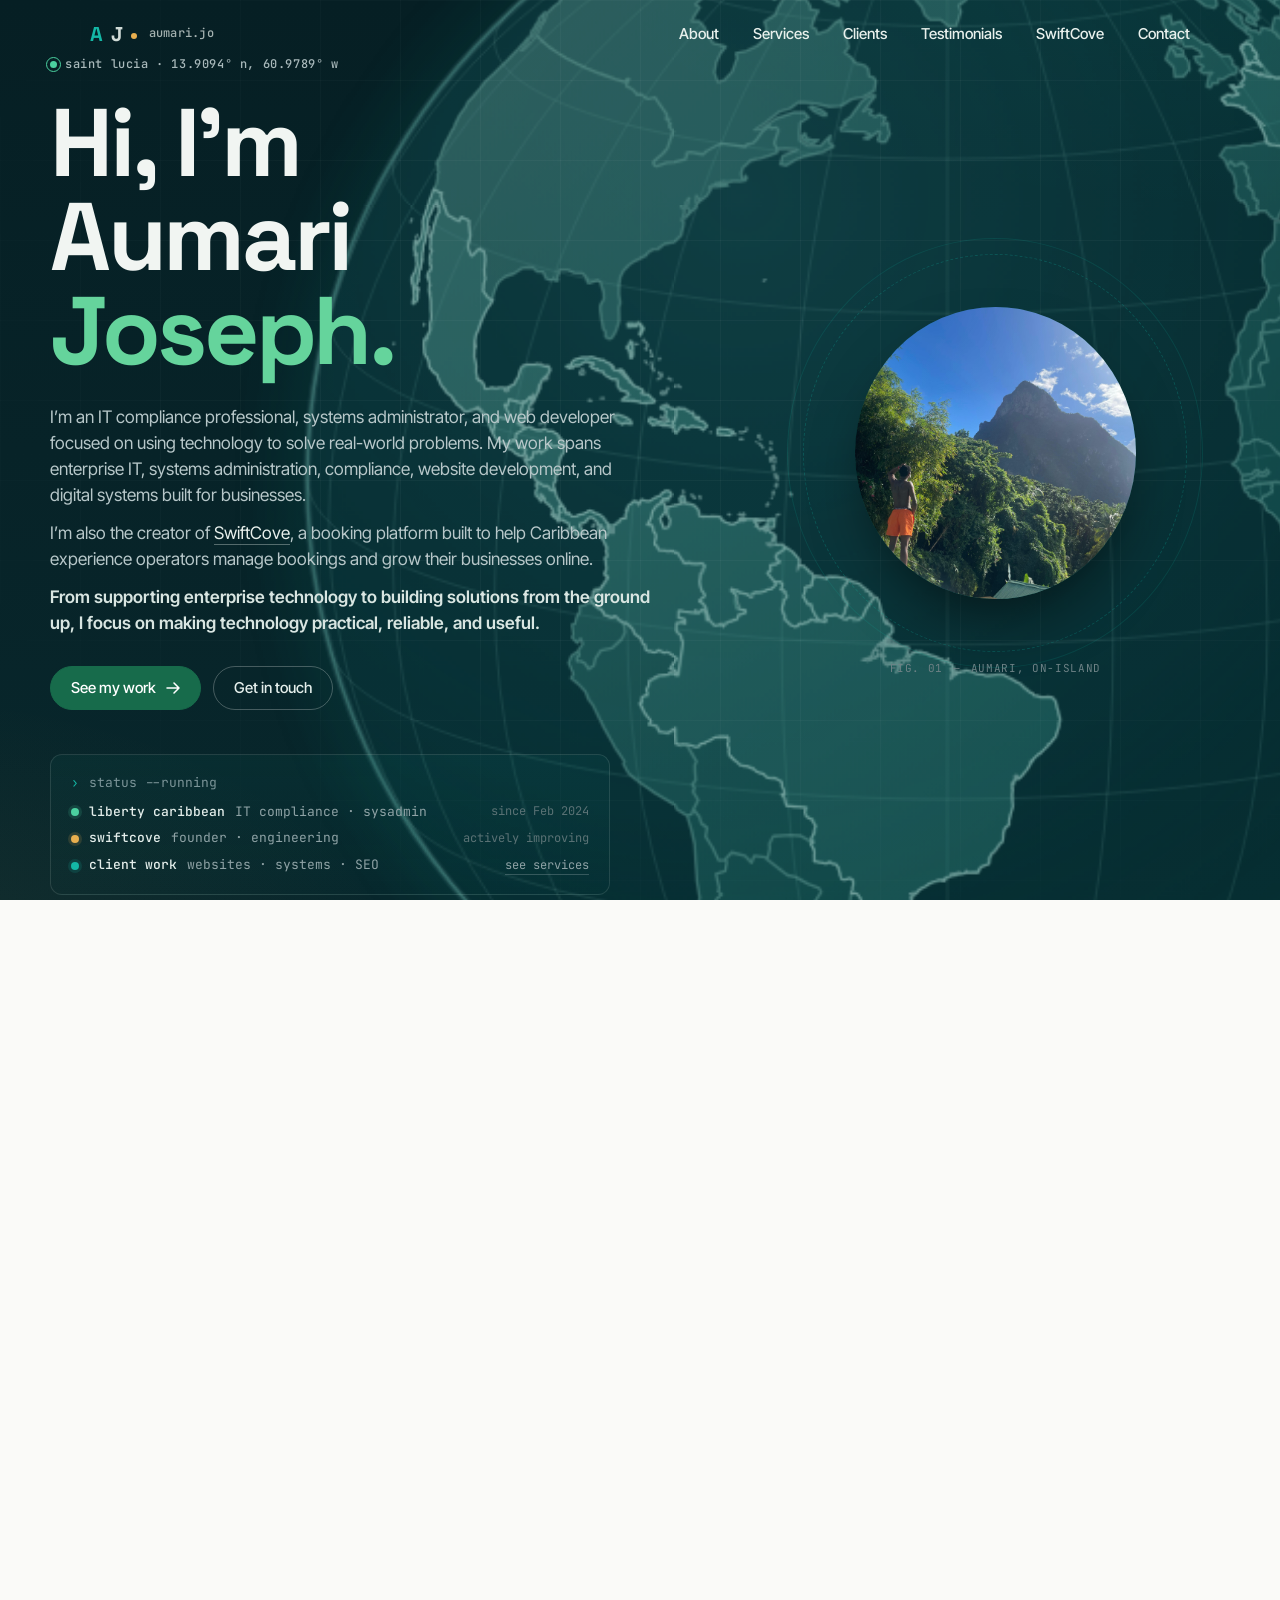
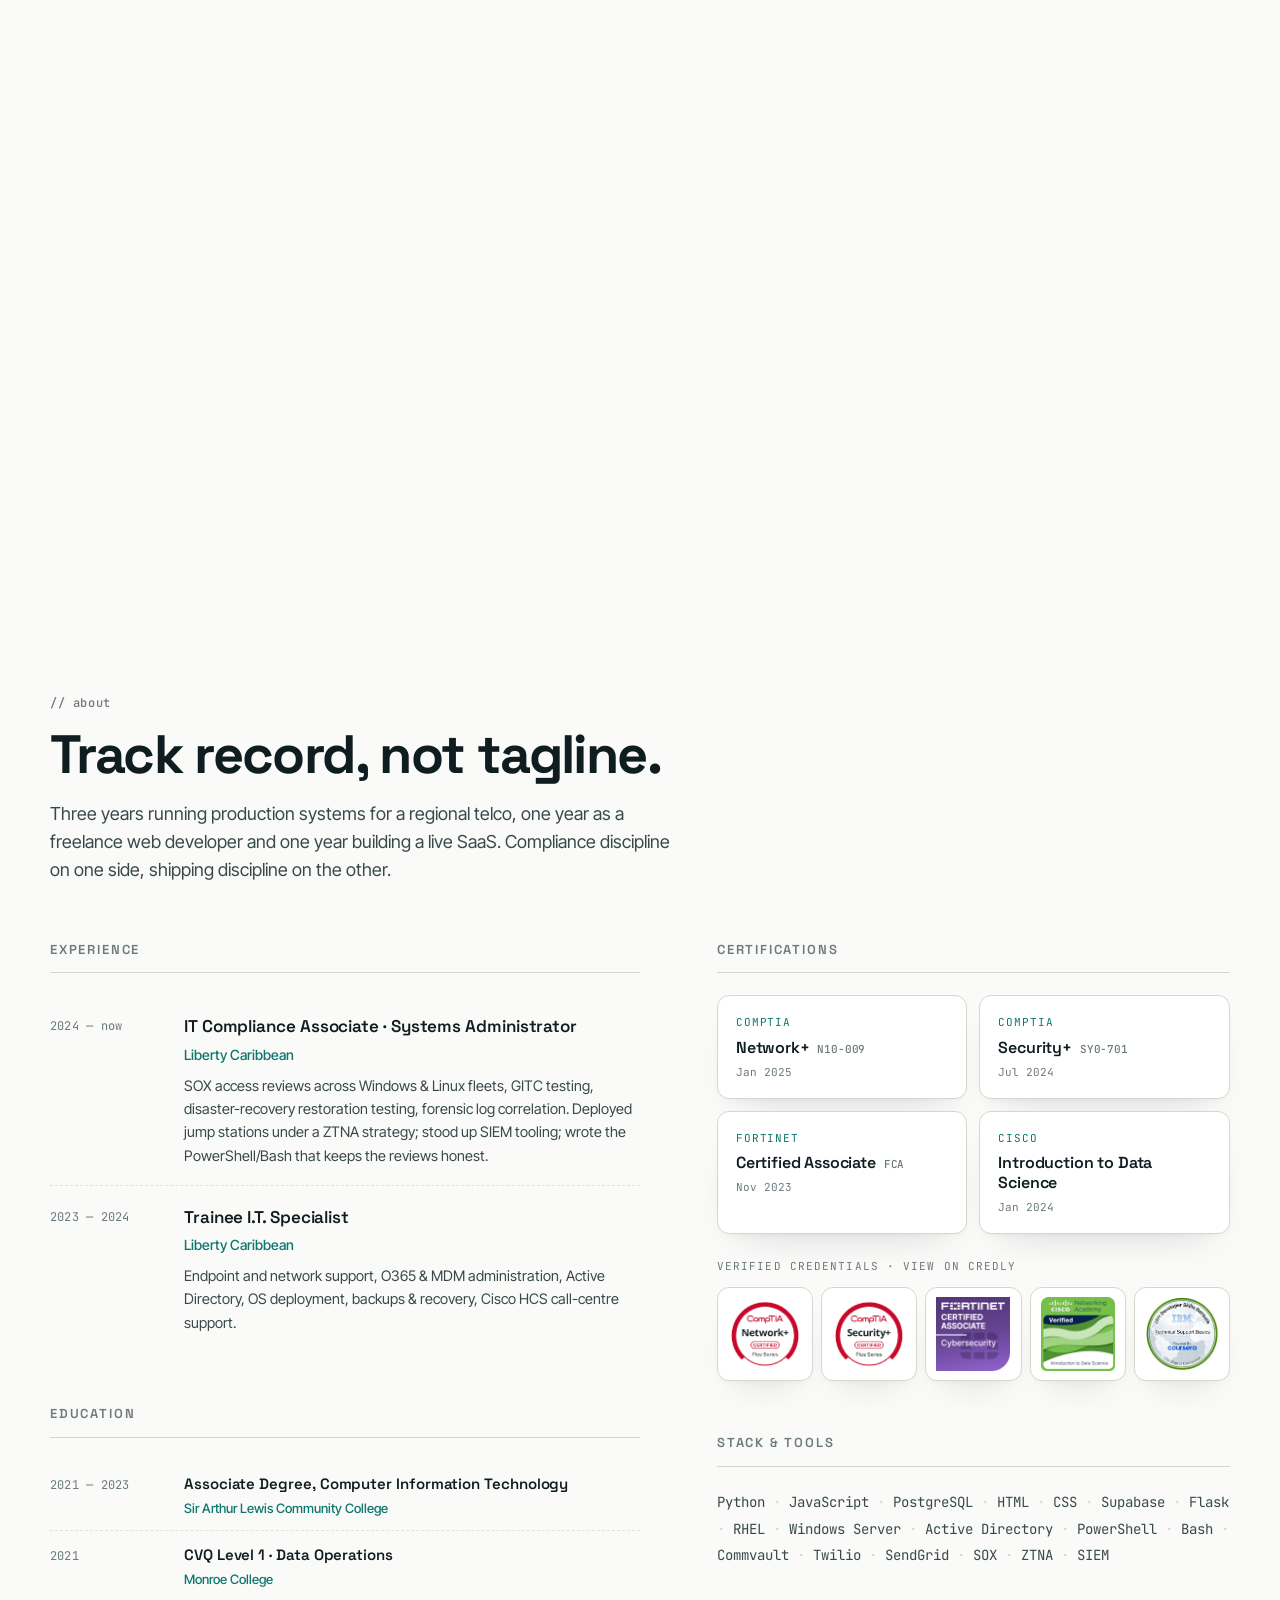
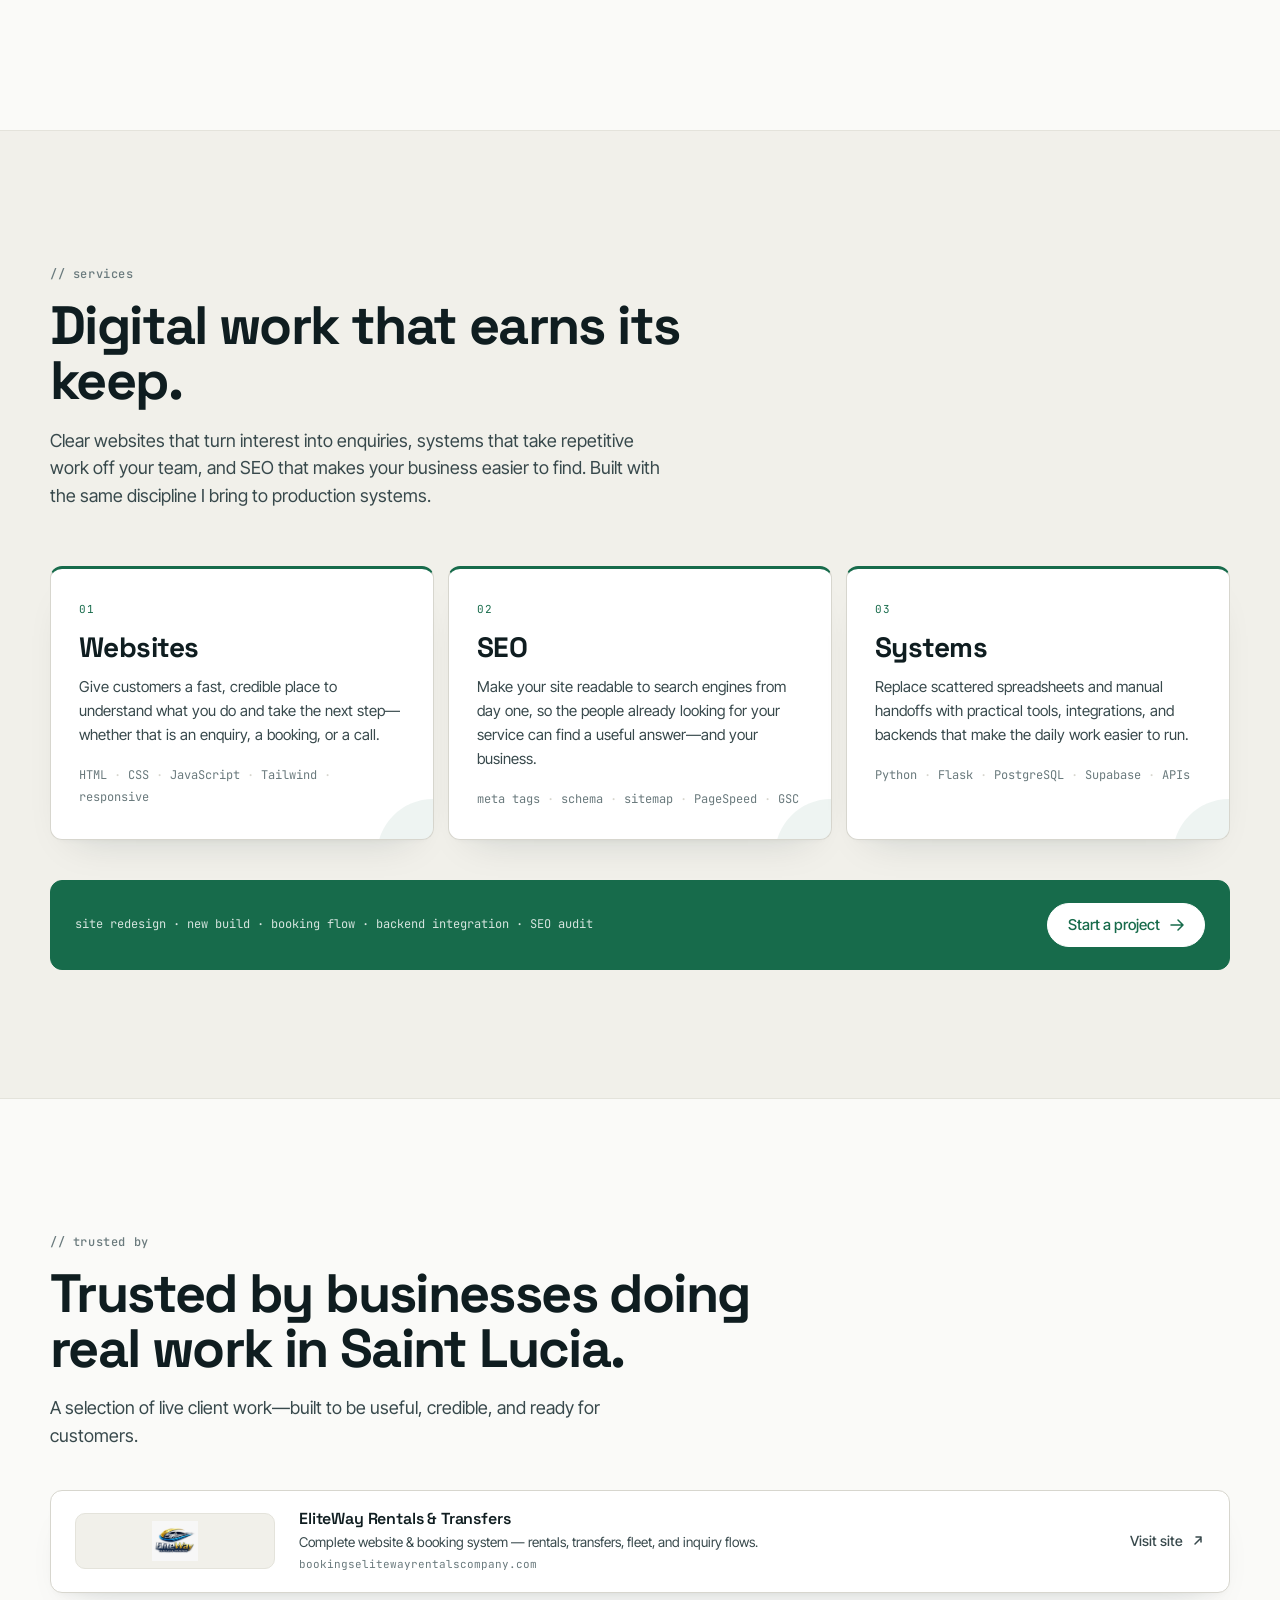
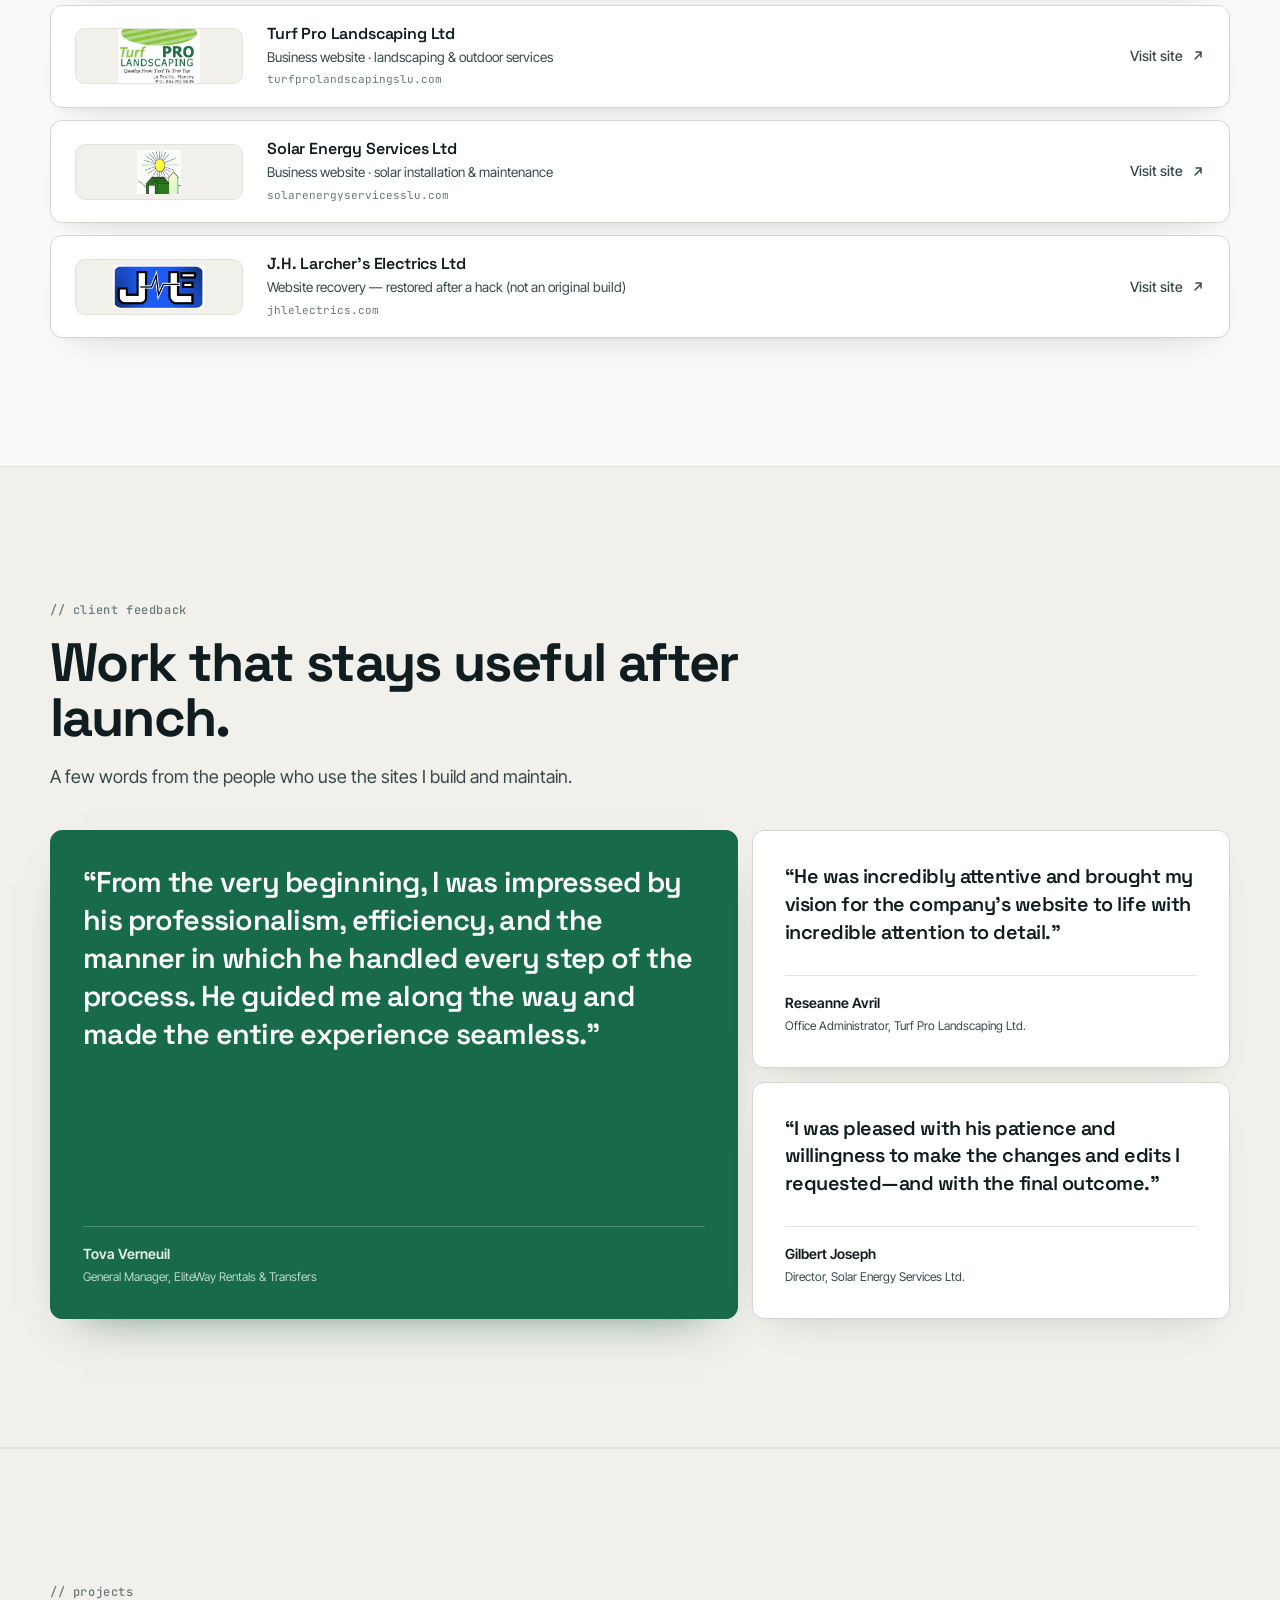
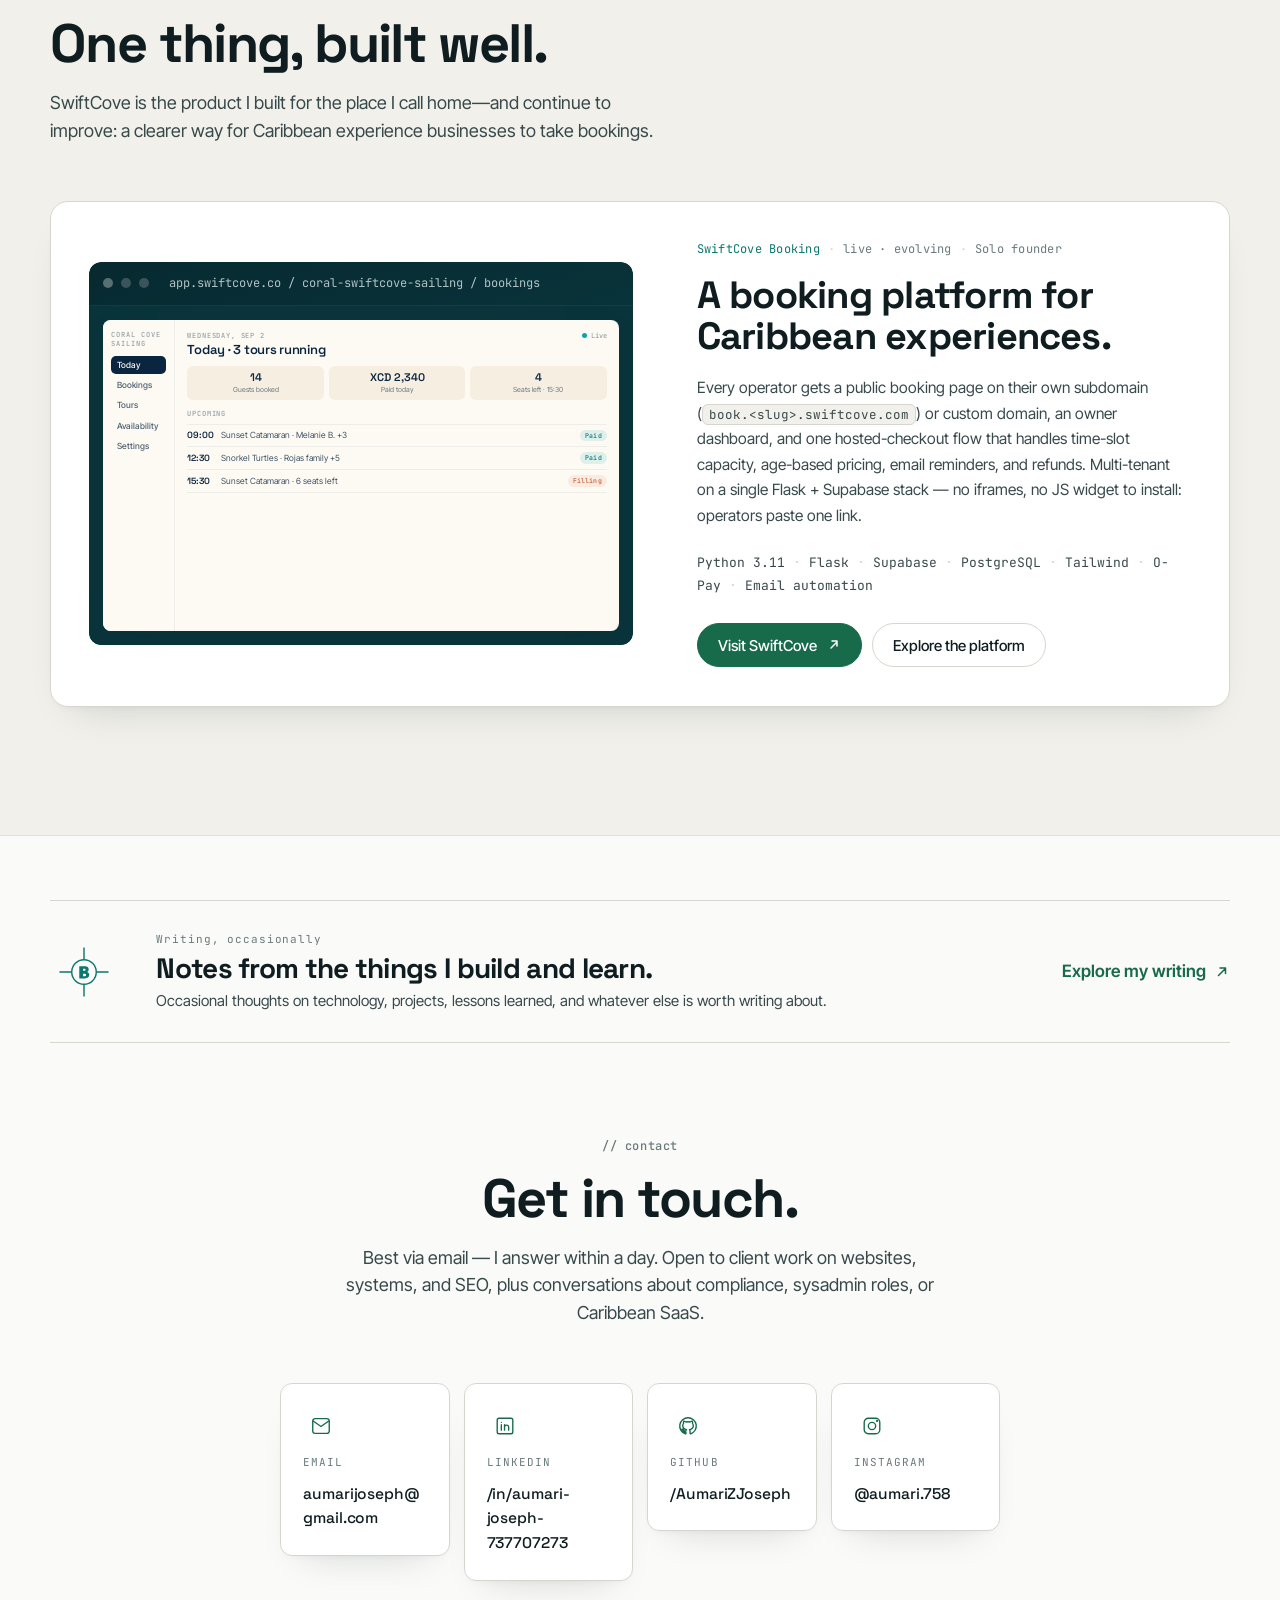
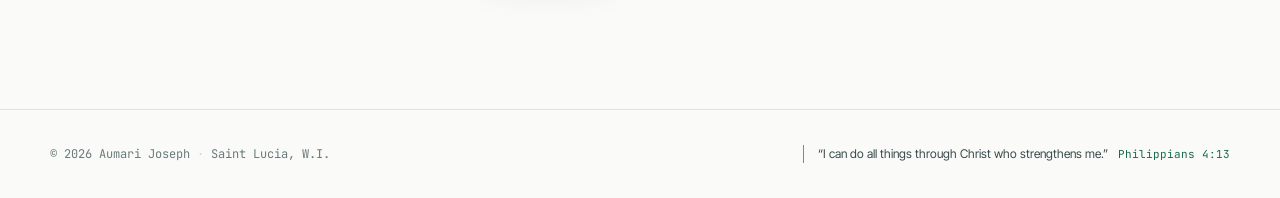
<file: index.html>
<!doctype html>
<html lang="en">
<head>
  <meta charset="utf-8" />
  <meta name="viewport" content="width=device-width, initial-scale=1" />
  <title>Aumari Joseph | IT Compliance, Systems &amp; Web Development</title>
  <meta name="description" content="Saint Lucian IT compliance professional, systems administrator, and web developer building reliable websites, business systems, and SwiftCove." />
  <meta name="robots" content="index, follow, max-image-preview:large, max-snippet:-1, max-video-preview:-1" />
  <meta name="theme-color" content="#176B4B" />
  <link rel="canonical" href="https://aumarijoseph.com/" />
  <link rel="icon" type="image/jpeg" href="hero1.jpeg" />
  <link rel="apple-touch-icon" href="hero1.jpeg" />

  <!-- Google tag (gtag.js) -->
  <script async src="https://www.googletagmanager.com/gtag/js?id=G-MX1D9GPL7X"></script>
  <script>
    window.dataLayer = window.dataLayer || [];
    function gtag(){dataLayer.push(arguments);}
    gtag('js', new Date());
    gtag('config', 'G-MX1D9GPL7X');
  </script>

  <meta property="og:type" content="website" />
  <meta property="og:url" content="https://aumarijoseph.com/" />
  <meta property="og:site_name" content="Aumari Joseph" />
  <meta property="og:title" content="Aumari Joseph | IT Compliance, Systems &amp; Web Development" />
  <meta property="og:description" content="Saint Lucian IT compliance professional, systems administrator, and web developer building reliable websites, business systems, and SwiftCove." />
  <meta property="og:image" content="https://aumarijoseph.com/hero1.jpeg" />
  <meta property="og:image:type" content="image/jpeg" />
  <meta property="og:image:width" content="3024" />
  <meta property="og:image:height" content="4032" />
  <meta property="og:image:alt" content="Aumari Joseph, IT compliance professional and web developer" />
  <meta property="og:locale" content="en_LC" />

  <meta name="twitter:card" content="summary_large_image" />
  <meta name="twitter:url" content="https://aumarijoseph.com/" />
  <meta name="twitter:title" content="Aumari Joseph | IT Compliance, Systems &amp; Web Development" />
  <meta name="twitter:description" content="Saint Lucian IT compliance professional, systems administrator, and web developer building reliable websites, business systems, and SwiftCove." />
  <meta name="twitter:image" content="https://aumarijoseph.com/hero1.jpeg" />
  <meta name="twitter:image:alt" content="Aumari Joseph, IT compliance professional and web developer" />

  <script type="application/ld+json">
  {
    "@context": "https://schema.org",
    "@graph": [
      {
        "@type": "WebSite",
        "@id": "https://aumarijoseph.com/#website",
        "url": "https://aumarijoseph.com/",
        "name": "Aumari Joseph",
        "inLanguage": "en",
        "publisher": { "@id": "https://aumarijoseph.com/#aumari-joseph" }
      },
      {
        "@type": "Person",
        "@id": "https://aumarijoseph.com/#aumari-joseph",
        "name": "Aumari Joseph",
        "url": "https://aumarijoseph.com/",
        "image": "https://aumarijoseph.com/hero1.jpeg",
        "jobTitle": "IT Compliance Associate and Systems Administrator",
        "description": "Saint Lucian IT compliance professional and web developer who builds websites, backend systems, and SwiftCove, an actively evolving booking platform.",
        "address": { "@type": "PostalAddress", "addressCountry": "LC" },
        "sameAs": [
          "https://www.linkedin.com/in/aumari-joseph-737707273",
          "https://github.com/AumariZJoseph/",
          "https://www.instagram.com/aumari.758/"
        ],
        "knowsAbout": ["IT compliance", "systems administration", "web development", "technical SEO", "backend systems", "SaaS"]
      },
      {
        "@type": "Service",
        "@id": "https://aumarijoseph.com/#web-services",
        "name": "Aumari Joseph — Websites, Systems & SEO",
        "url": "https://aumarijoseph.com/",
        "areaServed": ["Saint Lucia", "Caribbean"],
        "provider": { "@id": "https://aumarijoseph.com/#aumari-joseph" },
        "serviceType": ["Web development", "Technical SEO", "Backend systems"]
      }
    ]
  }
  </script>

  <link rel="preconnect" href="https://fonts.googleapis.com" />
  <link rel="preconnect" href="https://fonts.gstatic.com" crossorigin />
  <link href="https://fonts.googleapis.com/css2?family=Space+Grotesk:wght@500;600;700&family=Inter+Tight:wght@400;500;600&family=JetBrains+Mono:wght@400;500&display=swap" rel="stylesheet" />

  <link rel="stylesheet" href="styles.css" />
</head>
<body>

  <a href="#main" class="skip-link">Skip to content</a>

  <!-- ============ NAV ============ -->
  <header class="nav" id="nav" data-state="transparent">
    <div class="nav__inner">
      <a href="#top" class="nav__logo" aria-label="Home">
        <span class="nav__logo-mark">A</span><span class="nav__logo-mark nav__logo-mark--muted">J</span><span class="nav__logo-dot" aria-hidden="true"></span><span class="nav__logo-text">aumari.jo</span>
      </a>

      <nav class="nav__links" aria-label="Primary">
        <a href="#about">About</a>
        <a href="#services">Services</a>
        <a href="#clients">Clients</a>
        <a href="#testimonials-title">Testimonials</a>
        <a href="https://swiftcovebooking.com">SwiftCove</a>
        <a href="#contact">Contact</a>
 
      </nav>

      <button class="nav__burger" id="burger" aria-expanded="false" aria-controls="mobile-menu" aria-label="Open menu">
        <span></span><span></span>
      </button>
    </div>

    <div class="nav__mobile" id="mobile-menu" hidden>
      <a href="#about">About</a>
      <a href="#services">Services</a>
      <a href="#clients">Clients</a>
      <a href="#testimonials-title">Testimonials</a>
      <a href="https://swiftcovebooking.com">SwiftCove</a>
      <a href="#contact">Contact</a>
    </div>
  </header>

  <main id="main">

    <!-- ============ HERO ============ -->
    <section class="hero" id="top">
      <div class="hero__stage">
      <div class="hero__grid-lines" aria-hidden="true"></div>
      <div class="hero__globe" aria-hidden="true">
        <img class="hero__globe-art" src="globe-map.svg" alt="" width="1000" height="1000" decoding="async" />
      </div>

      <div class="hero__inner">

        <div class="hero__left">
          <p class="eyebrow eyebrow--light">
            <span class="dot dot--live" aria-hidden="true"></span>
            Saint Lucia · 13.9094° N, 60.9789° W
          </p>

          <h1 class="hero__title">
            Hi, I'm<br>
            Aumari <span class="hero__title-accent">Joseph.</span>
          </h1>

          <div class="hero__sub">
            <p>
              I’m an IT compliance professional, systems administrator, and web developer focused on using technology to solve real-world problems. My work spans enterprise IT, systems administration, compliance, website development, and digital systems built for businesses.
            </p>
            <p>
              I’m also the creator of <a href="https://swiftcovebooking.com" class="hero__link">SwiftCove</a>, a booking platform built to help Caribbean experience operators manage bookings and grow their businesses online.
            </p>
            <p class="hero__sub-emphasis">
              From supporting enterprise technology to building solutions from the ground up, I focus on making technology practical, reliable, and useful.
            </p>
          </div>

          <div class="hero__cta-row">
            <a href="#clients" class="btn btn--primary">
              See my work
              <svg width="14" height="14" viewBox="0 0 14 14" fill="none" aria-hidden="true"><path d="M1 7h12M8 2l5 5-5 5" stroke="currentColor" stroke-width="1.5" stroke-linecap="round" stroke-linejoin="round"/></svg>
            </a>
            <a href="#contact" class="btn btn--ghost btn--ghost-light">Get in touch</a>
          </div>

          <!-- SIGNATURE: mono status block, treats his life like a uptime report -->
          <div class="status" role="group" aria-label="Currently">
            <div class="status__row status__row--cmd">
              <span class="status__prompt">›</span> status --running
            </div>
            <div class="status__row">
              <span class="status__pip status__pip--green" aria-hidden="true"></span>
              <span class="status__label">liberty caribbean</span>
              <span class="status__meta">IT compliance · sysadmin</span>
              <span class="status__since">since Feb 2024</span>
            </div>
            <div class="status__row">
              <span class="status__pip status__pip--amber" aria-hidden="true"></span>
              <span class="status__label">swiftcove</span>
              <span class="status__meta">founder · engineering</span>
              <span class="status__since">actively improving</span>
            </div>
            <div class="status__row">
              <span class="status__pip status__pip--teal" aria-hidden="true"></span>
              <span class="status__label">client work</span>
              <span class="status__meta">websites · systems · SEO</span>
              <span class="status__since"><a href="#services" class="status__link">see services</a></span>
            </div>
          </div>

        </div>

        <div class="hero__right">
          <div class="portrait">
            <div class="portrait__ring portrait__ring--1"></div>
            <div class="portrait__ring portrait__ring--2"></div>
            <div class="portrait__disc">
              <img
                src="hero1.jpeg"
                alt="Aumari Joseph"
                class="portrait__photo"
                width="360"
                height="360"
                loading="eager"
                fetchpriority="high"
                decoding="async"
              />
            </div>
          </div>
          <p class="portrait__caption">
            <span>fig. 01</span>
            <span aria-hidden="true">—</span>
            <span>Aumari, on-island</span>
          </p>
        </div>

      </div>
      </div>
    </section>


    <!-- ============ ABOUT ============ -->
    <section class="about section" id="about">
      <div class="section__inner">

        <header class="section__header">
          <p class="eyebrow">// about</p>
          <h2 class="section__title">Track record, not tagline.</h2>
          <p class="section__lede">
            Three years running production systems for a regional telco, one year as a freelance web developer and one year building a live SaaS.
            Compliance discipline on one side, shipping discipline on the other.
          </p>
        </header>

        <div class="about__grid">

          <!-- LEFT: log-style timeline -->
          <div class="about__col">

            <h3 class="col__title">Experience</h3>
            <ol class="log">
              <li class="log__row">
                <span class="log__date">2024 — now</span>
                <div class="log__body">
                  <p class="log__role">IT Compliance Associate · Systems Administrator</p>
                  <p class="log__org">Liberty Caribbean</p>
                  <p class="log__desc">
                    SOX access reviews across Windows &amp; Linux fleets, GITC testing, disaster-recovery
                    restoration testing, forensic log correlation. Deployed jump stations under a ZTNA
                    strategy; stood up SIEM tooling; wrote the PowerShell/Bash that keeps the reviews honest.
                  </p>
                </div>
              </li>
              <li class="log__row">
                <span class="log__date">2023 — 2024</span>
                <div class="log__body">
                  <p class="log__role">Trainee I.T. Specialist</p>
                  <p class="log__org">Liberty Caribbean</p>
                  <p class="log__desc">
                    Endpoint and network support, O365 &amp; MDM administration, Active Directory,
                    OS deployment, backups &amp; recovery, Cisco HCS call-centre support.
                  </p>
                </div>
              </li>
            </ol>

            <h3 class="col__title col__title--spaced">Education</h3>
            <ol class="log log--compact">
              <li class="log__row">
                <span class="log__date">2021 — 2023</span>
                <div class="log__body">
                  <p class="log__role">Associate Degree, Computer Information Technology</p>
                  <p class="log__org">Sir Arthur Lewis Community College</p>
                </div>
              </li>
              <li class="log__row">
                <span class="log__date">2021</span>
                <div class="log__body">
                  <p class="log__role">CVQ Level 1 · Data Operations</p>
                  <p class="log__org">Monroe College</p>
                </div>
              </li>

            </ol>
          </div>

          <!-- RIGHT: real cert cards + mono stack -->
          <div class="about__col">

            <h3 class="col__title">Certifications</h3>
            <ul class="certs">
              <li class="cert">
                <p class="cert__vendor">CompTIA</p>
                <p class="cert__name">Network+ <span class="cert__code">N10-009</span></p>
                <p class="cert__date">Jan 2025</p>
              </li>
              <li class="cert">
                <p class="cert__vendor">CompTIA</p>
                <p class="cert__name">Security+ <span class="cert__code">SY0-701</span></p>
                <p class="cert__date">Jul 2024</p>
              </li>
              <li class="cert">
                <p class="cert__vendor">Fortinet</p>
                <p class="cert__name">Certified Associate <span class="cert__code">FCA</span></p>
                <p class="cert__date">Nov 2023</p>
              </li>
              <li class="cert">
                <p class="cert__vendor">Cisco</p>
                <p class="cert__name">Introduction to Data Science</p>
                <p class="cert__date">Jan 2024</p>
              </li>
            </ul>

            <div class="cert-badges" aria-label="Credential badges">
              <p class="cert-badges__label">Verified credentials · view on Credly</p>
              <ul class="cert-badges__grid">
                <li class="cert-badge">
                  <a href="https://www.credly.com/badges/512498e3-5d17-4336-9390-3935fd9d7407/public_url" target="_blank" rel="noopener noreferrer" aria-label="Verify CompTIA Network+ badge on Credly">
                    <img src="badges/comptia-network-ce-certification.1.png" alt="CompTIA Network+ Certified badge" loading="lazy" decoding="async">
                  </a>
                </li>
                <li class="cert-badge">
                  <a href="https://www.credly.com/badges/af6e43c3-8d79-431d-9b17-2359a4bf4f72/public_url" target="_blank" rel="noopener noreferrer" aria-label="Verify CompTIA Security+ badge on Credly">
                    <img src="badges/comptia-security-ce-certification.png" alt="CompTIA Security+ Certified badge" loading="lazy" decoding="async">
                  </a>
                </li>
                <li class="cert-badge">
                  <a href="https://www.credly.com/badges/e5786a8d-540b-4043-81ee-62c65293db5a/public_url" target="_blank" rel="noopener noreferrer" aria-label="Verify Fortinet Certified Associate badge on Credly">
                    <img src="badges/fortinet-certified-associate-cybersecurity.1.png" alt="Fortinet Certified Associate in Cybersecurity badge" loading="lazy" decoding="async">
                  </a>
                </li>
                <li class="cert-badge">
                  <a href="https://www.credly.com/badges/b22bc6eb-4839-4fa3-bf73-8a3d1bb15363/public_url" target="_blank" rel="noopener noreferrer" aria-label="Verify Cisco Introduction to Data Science badge on Credly">
                    <img src="badges/introduction-to-data-science.png" alt="Introduction to Data Science badge" loading="lazy" decoding="async">
                  </a>
                </li>
                <li class="cert-badge">
                  <a href="https://www.credly.com/badges/016915ca-0d8f-46ac-a73b-3e9ca0b20be6/public_url" target="_blank" rel="noopener noreferrer" aria-label="Verify IBM Technical Support Basics badge on Credly">
                    <img src="badges/technical-support-basics.png" alt="IBM Technical Support Basics badge" loading="lazy" decoding="async">
                  </a>
                </li>
              </ul>
            </div>

            <h3 class="col__title col__title--spaced">Stack &amp; tools</h3>
            <p class="stack">
              <span>Python</span><span>JavaScript</span><span>PostgreSQL</span><span>HTML</span><span>CSS</span><span>Supabase</span><span>Flask</span><span>RHEL</span><span>Windows&nbsp;Server</span><span>Active&nbsp;Directory</span><span>PowerShell</span><span>Bash</span><span>Commvault</span><span>Twilio</span><span>SendGrid</span><span>SOX</span><span>ZTNA</span><span>SIEM</span>
            </p>
          </div>

        </div>
      </div>
    </section>


    <!-- ============ SERVICES ============ -->
    <section class="services section" id="services">
      <div class="section__inner">

        <header class="section__header">
          <p class="eyebrow">// services</p>
          <h2 class="section__title">Digital work that earns its keep.</h2>
          <p class="section__lede">
            Clear websites that turn interest into enquiries, systems that take repetitive work off your team,
            and SEO that makes your business easier to find. Built with the same discipline I bring to production systems.
          </p>
        </header>

        <ul class="services__grid">
          <li class="svc">
            <p class="svc__index mono">01</p>
            <h3 class="svc__title">Websites</h3>
            <p class="svc__desc">
              Give customers a fast, credible place to understand what you do and take the next step—whether that is an enquiry, a booking, or a call.
            </p>
            <p class="svc__tags">
              <span>HTML</span><span>CSS</span><span>JavaScript</span><span>Tailwind</span><span>responsive</span>
            </p>
          </li>
          <li class="svc">
            <p class="svc__index mono">02</p>
            <h3 class="svc__title">SEO</h3>
            <p class="svc__desc">
              Make your site readable to search engines from day one, so the people already looking for your service can find a useful answer—and your business.
            </p>
            <p class="svc__tags">
              <span>meta tags</span><span>schema</span><span>sitemap</span><span>PageSpeed</span><span>GSC</span>
            </p>
          </li>
          <li class="svc">
            <p class="svc__index mono">03</p>
            <h3 class="svc__title">Systems</h3>
            <p class="svc__desc">
              Replace scattered spreadsheets and manual handoffs with practical tools, integrations, and backends that make the daily work easier to run.
            </p>
            <p class="svc__tags">
              <span>Python</span><span>Flask</span><span>PostgreSQL</span><span>Supabase</span><span>APIs</span>
            </p>
          </li>
        </ul>

        <div class="services__cta">
          <p class="services__note mono">site redesign · new build · booking flow · backend integration · SEO audit</p>
          <a href="#contact" class="btn btn--primary">
            Start a project
            <svg width="14" height="14" viewBox="0 0 14 14" fill="none" aria-hidden="true"><path d="M1 7h12M8 2l5 5-5 5" stroke="currentColor" stroke-width="1.5" stroke-linecap="round" stroke-linejoin="round"/></svg>
          </a>
        </div>

      </div>
    </section>


    <!-- ============ CLIENT WORK ============ -->
    <section class="clients section" id="clients">
      <div class="section__inner">

        <header class="section__header section__header--compact">
          <p class="eyebrow">// trusted by</p>
          <h2 class="section__title">Trusted by businesses doing real work in Saint Lucia.</h2>
          <p class="section__lede">A selection of live client work—built to be useful, credible, and ready for customers.</p>
        </header>

        <ul class="clients__grid">
          <li class="client">
            <a href="https://bookingselitewayrentalscompany.com/" class="client__link" target="_blank" rel="noopener noreferrer">
              <div class="client__logo client__logo--wide">
                <img src="Elitewaylogo.jpg" alt="EliteWay Rentals &amp; Transfers logo" width="220" height="56" loading="lazy" />
              </div>
              <div class="client__body">
                <p class="client__name">EliteWay Rentals &amp; Transfers</p>
                <p class="client__scope">Complete website &amp; booking system — rentals, transfers, fleet, and inquiry flows.</p>
                <p class="client__url mono">bookingselitewayrentalscompany.com</p>
              </div>
              <span class="client__action">
                Visit site
                <svg width="14" height="14" viewBox="0 0 14 14" fill="none" aria-hidden="true"><path d="M4 10l6-6M5 3h5v5" stroke="currentColor" stroke-width="1.5" stroke-linecap="round" stroke-linejoin="round"/></svg>
              </span>
            </a>
          </li>
          <li class="client">
            <a href="https://turfprolandscapingslu.com/" class="client__link" target="_blank" rel="noopener noreferrer">
              <div class="client__logo client__logo--crop">
                <img src="turfprologo.jpg" alt="Turf Pro Landscaping logo" width="160" height="56" loading="lazy" />
              </div>
              <div class="client__body">
                <p class="client__name">Turf Pro Landscaping Ltd</p>
                <p class="client__scope">Business website · landscaping &amp; outdoor services</p>
                <p class="client__url mono">turfprolandscapingslu.com</p>
              </div>
              <span class="client__action">
                Visit site
                <svg width="14" height="14" viewBox="0 0 14 14" fill="none" aria-hidden="true"><path d="M4 10l6-6M5 3h5v5" stroke="currentColor" stroke-width="1.5" stroke-linecap="round" stroke-linejoin="round"/></svg>
              </span>
            </a>
          </li>
          <li class="client">
            <a href="https://www.solarenergyservicesslu.com/" class="client__link" target="_blank" rel="noopener noreferrer">
              <div class="client__logo">
                <img src="solarenergylogo.jpg" alt="Solar Energy Services logo" width="120" height="56" loading="lazy" />
              </div>
              <div class="client__body">
                <p class="client__name">Solar Energy Services Ltd</p>
                <p class="client__scope">Business website · solar installation &amp; maintenance</p>
                <p class="client__url mono">solarenergyservicesslu.com</p>
              </div>
              <span class="client__action">
                Visit site
                <svg width="14" height="14" viewBox="0 0 14 14" fill="none" aria-hidden="true"><path d="M4 10l6-6M5 3h5v5" stroke="currentColor" stroke-width="1.5" stroke-linecap="round" stroke-linejoin="round"/></svg>
              </span>
            </a>
          </li>
          <li class="client">
            <a href="https://www.jhlelectrics.com/" class="client__link" target="_blank" rel="noopener noreferrer">
              <div class="client__logo">
                <img src="jhlarcherlogo.PNG" alt="J.H. Larcher's Electrics logo" width="120" height="56" loading="lazy" />
              </div>
              <div class="client__body">
                <p class="client__name">J.H. Larcher's Electrics Ltd</p>
                <p class="client__scope">Website recovery — restored after a hack (not an original build)</p>
                <p class="client__url mono">jhlelectrics.com</p>
              </div>
              <span class="client__action">
                Visit site
                <svg width="14" height="14" viewBox="0 0 14 14" fill="none" aria-hidden="true"><path d="M4 10l6-6M5 3h5v5" stroke="currentColor" stroke-width="1.5" stroke-linecap="round" stroke-linejoin="round"/></svg>
              </span>
            </a>
          </li>
        </ul>

      </div>
    </section>


    <!-- ============ TESTIMONIALS ============ -->
    <section class="testimonials section" aria-labelledby="testimonials-title">
      <div class="section__inner">

        <header class="section__header section__header--compact">
          <p class="eyebrow">// client feedback</p>
          <h2 class="section__title" id="testimonials-title">Work that stays useful after launch.</h2>
          <p class="section__lede">A few words from the people who use the sites I build and maintain.</p>
        </header>

        <div class="testimonials__grid">
          <figure class="testimonial testimonial--featured">
            <blockquote>
              <p>“From the very beginning, I was impressed by his professionalism, efficiency, and the manner in which he handled every step of the process. He guided me along the way and made the entire experience seamless.”</p>
            </blockquote>
            <figcaption>
              <span class="testimonial__name">Tova Verneuil</span>
              <span class="testimonial__role">General Manager, EliteWay Rentals &amp; Transfers</span>
            </figcaption>
          </figure>

          <figure class="testimonial">
            <blockquote>
              <p>“He was incredibly attentive and brought my vision for the company’s website to life with incredible attention to detail.”</p>
            </blockquote>
            <figcaption>
              <span class="testimonial__name">Reseanne Avril</span>
              <span class="testimonial__role">Office Administrator, Turf Pro Landscaping Ltd.</span>
            </figcaption>
          </figure>

          <figure class="testimonial">
            <blockquote>
              <p>“I was pleased with his patience and willingness to make the changes and edits I requested—and with the final outcome.”</p>
            </blockquote>
            <figcaption>
              <span class="testimonial__name">Gilbert Joseph</span>
              <span class="testimonial__role">Director, Solar Energy Services Ltd.</span>
            </figcaption>
          </figure>
        </div>

      </div>
    </section>


    <!-- ============ PROJECTS ============ -->
    <section class="projects section" id="projects">
      <div class="section__inner">

        <header class="section__header">
          <p class="eyebrow">// projects</p>
          <h2 class="section__title">One thing, built well.</h2>
          <p class="section__lede">
            SwiftCove is the product I built for the place I call home—and continue to improve: a clearer way for Caribbean experience businesses to take bookings.
          </p>
        </header>

        <article class="project">

          <div class="project__visual">
            <div class="project__frame">
              <div class="project__browser">
                <span class="project__dot"></span><span class="project__dot"></span><span class="project__dot"></span>
                <p class="project__url">app.swiftcove.co / coral-swiftcove-sailing / bookings</p>
              </div>
              <div class="project__stage" role="img" aria-label="SwiftCove owner dashboard showing today's bookings, revenue, and upcoming tours">
                <div class="cove-dash">
                  <aside class="cove-dash__sidebar">
                    <p class="cove-dash__tenant">Coral Cove Sailing</p>
                    <nav class="cove-dash__nav" aria-hidden="true">
                      <span class="cove-dash__nav-item cove-dash__nav-item--active">Today</span>
                      <span class="cove-dash__nav-item">Bookings</span>
                      <span class="cove-dash__nav-item">Tours</span>
                      <span class="cove-dash__nav-item">Availability</span>
                      <span class="cove-dash__nav-item">Settings</span>
                    </nav>
                  </aside>
                  <div class="cove-dash__main">
                    <div class="cove-dash__header">
                      <div>
                        <p class="cove-dash__date">Wednesday, Sep 2</p>
                        <p class="cove-dash__heading">Today · 3 tours running</p>
                      </div>
                      <span class="cove-dash__live"><span class="cove-dash__live-dot" aria-hidden="true"></span> Live</span>
                    </div>
                    <div class="cove-dash__stats">
                      <div class="cove-dash__stat">
                        <p class="cove-dash__stat-value">14</p>
                        <p class="cove-dash__stat-label">Guests booked</p>
                      </div>
                      <div class="cove-dash__stat">
                        <p class="cove-dash__stat-value">XCD 2,340</p>
                        <p class="cove-dash__stat-label">Paid today</p>
                      </div>
                      <div class="cove-dash__stat">
                        <p class="cove-dash__stat-value">4</p>
                        <p class="cove-dash__stat-label">Seats left · 15:30</p>
                      </div>
                    </div>
                    <p class="cove-dash__section-label">Upcoming</p>
                    <ul class="cove-dash__list" aria-hidden="true">
                      <li class="cove-dash__row">
                        <span class="cove-dash__time">09:00</span>
                        <span class="cove-dash__tour">Sunset Catamaran · Melanie B. +3</span>
                        <span class="cove-dash__badge cove-dash__badge--paid">Paid</span>
                      </li>
                      <li class="cove-dash__row">
                        <span class="cove-dash__time">12:30</span>
                        <span class="cove-dash__tour">Snorkel Turtles · Rojas family +5</span>
                        <span class="cove-dash__badge cove-dash__badge--paid">Paid</span>
                      </li>
                      <li class="cove-dash__row">
                        <span class="cove-dash__time">15:30</span>
                        <span class="cove-dash__tour">Sunset Catamaran · 6 seats left</span>
                        <span class="cove-dash__badge cove-dash__badge--fill">Filling</span>
                      </li>
                    </ul>
                  </div>
                </div>
              </div>
            </div>
          </div>

          <div class="project__body">
            <p class="project__meta">
              <span>SwiftCove Booking</span>
              <span class="project__meta-sep">·</span>
              <span>live · evolving</span>
              <span class="project__meta-sep">·</span>
              <span>Solo founder</span>
            </p>
            <h3 class="project__title">
              A booking platform for<br>Caribbean experiences.
            </h3>
            <p class="project__desc">
              Every operator gets a public booking page on their own subdomain
              (<span class="mono">book.&lt;slug&gt;.swiftcove.com</span>) or custom domain, an owner
              dashboard, and one hosted-checkout flow that handles time-slot capacity, age-based
              pricing, email reminders, and refunds. Multi-tenant on a single Flask + Supabase
              stack — no iframes, no JS widget to install: operators paste one link.
            </p>

            <p class="project__stack">
              <span>Python 3.11</span><span>Flask</span><span>Supabase</span><span>PostgreSQL</span><span>Tailwind</span><span>O-Pay</span><span>Email automation</span>
            </p>

            <div class="project__cta-row">
              <a href="https://swiftcovebooking.com" class="btn btn--primary">
                Visit SwiftCove
                <svg width="14" height="14" viewBox="0 0 14 14" fill="none" aria-hidden="true"><path d="M4 10l6-6M5 3h5v5" stroke="currentColor" stroke-width="1.5" stroke-linecap="round" stroke-linejoin="round"/></svg>
              </a>
              <a href="https://app.swiftcovebooking.com/dashboard/login" class="btn btn--ghost">Explore the platform</a>
            </div>
          </div>
        </article>

      </div>
    </section>


    <!-- ============ WRITING ============ -->
    <aside class="writing-teaser" aria-labelledby="writing-title">
      <a class="writing-teaser__inner" href="blog/">
        <span class="writing-teaser__mark" aria-hidden="true">
          <svg viewBox="0 0 72 72" fill="none">
            <path d="M10 36h13m26 0h13M36 10v13m0 26v13" stroke="currentColor" stroke-width="1.5"/>
            <circle cx="36" cy="36" r="13" stroke="currentColor" stroke-width="1.5"/>
            <path d="M31 42V30h5.8c2.6 0 4.2 1.2 4.2 3.3 0 1.3-.8 2.3-2 2.8 1.6.3 2.6 1.4 2.6 2.9 0 2.5-1.9 3.8-4.7 3.8H31m4-8.1h1.4c.9 0 1.3-.4 1.3-1.1 0-.7-.5-1.1-1.3-1.1H35v2.2Zm0 5.7h1.7c1 0 1.5-.5 1.5-1.3 0-.8-.6-1.2-1.6-1.2H35v2.5Z" fill="currentColor"/>
          </svg>
        </span>
        <span class="writing-teaser__copy">
          <span class="writing-teaser__label">Writing, occasionally</span>
          <h2 id="writing-title">Notes from the things I build and learn.</h2>
          <span>Occasional thoughts on technology, projects, lessons learned, and whatever else is worth writing about.</span>
        </span>
        <span class="writing-teaser__cta">
          Explore my writing
          <svg width="16" height="16" viewBox="0 0 16 16" fill="none" aria-hidden="true"><path d="M4.5 11.5l7-7M6 4h5.5v5.5" stroke="currentColor" stroke-width="1.5" stroke-linecap="round" stroke-linejoin="round"/></svg>
        </span>
      </a>
    </aside>


    <!-- ============ CONTACT ============ -->
    <section class="contact section" id="contact">
      <div class="section__inner section__inner--narrow">

        <header class="section__header section__header--center">
          <p class="eyebrow">// contact</p>
          <h2 class="section__title">Get in touch.</h2>
          <p class="section__lede">
            Best via email — I answer within a day. Open to client work on websites, systems, and SEO,
            plus conversations about compliance, sysadmin roles, or Caribbean SaaS.
          </p>
        </header>

        <ul class="channels">
          <li>
            <a href="mailto:aumarijoseph@gmail.com" class="channel">
              <span class="channel__icon" aria-hidden="true">
                <svg width="22" height="22" viewBox="0 0 24 24" fill="none"><path d="M3 6.5A2.5 2.5 0 015.5 4h13A2.5 2.5 0 0121 6.5v11a2.5 2.5 0 01-2.5 2.5h-13A2.5 2.5 0 013 17.5v-11z" stroke="currentColor" stroke-width="1.5"/><path d="M3.5 6.5l8.5 6 8.5-6" stroke="currentColor" stroke-width="1.5" stroke-linecap="round"/></svg>
              </span>
              <span class="channel__label">Email</span>
              <span class="channel__value">aumarijoseph@gmail.com</span>
            </a>
          </li>
          <li>
            <a href="https://www.linkedin.com/in/aumari-joseph-737707273" class="channel" target="_blank" rel="noopener noreferrer">
              <span class="channel__icon" aria-hidden="true">
                <svg width="22" height="22" viewBox="0 0 24 24" fill="none"><rect x="3.5" y="3.5" width="17" height="17" rx="2" stroke="currentColor" stroke-width="1.5"/><path d="M8 10.5v6M8 8v.01M11.5 16.5v-3.25a2.25 2.25 0 014.5 0v3.25M11.5 10.5v6" stroke="currentColor" stroke-width="1.5" stroke-linecap="round"/></svg>
              </span>
              <span class="channel__label">LinkedIn</span>
              <span class="channel__value">/in/aumari-joseph-737707273</span>
            </a>
          </li>
          <li>
            <a href="https://github.com/AumariZJoseph/" class="channel" target="_blank" rel="noopener noreferrer">
              <span class="channel__icon" aria-hidden="true">
                <svg width="22" height="22" viewBox="0 0 24 24" fill="none"><path d="M12 3a9 9 0 00-2.85 17.54c.45.08.62-.2.62-.44v-1.55c-2.5.55-3.03-1.2-3.03-1.2-.41-1.04-1-1.32-1-1.32-.82-.56.06-.55.06-.55.9.06 1.38.93 1.38.93.8 1.38 2.11.98 2.63.75.08-.58.32-.98.57-1.2-2-.23-4.1-1-4.1-4.44 0-.98.35-1.78.93-2.4-.09-.23-.4-1.15.09-2.4 0 0 .75-.24 2.47.92a8.6 8.6 0 014.5 0c1.72-1.16 2.47-.92 2.47-.92.49 1.25.18 2.17.09 2.4.58.62.93 1.42.93 2.4 0 3.45-2.1 4.2-4.11 4.42.33.28.62.83.62 1.67v2.48c0 .24.16.53.63.44A9 9 0 0012 3z" stroke="currentColor" stroke-width="1.5" stroke-linejoin="round"/></svg>
              </span>
              <span class="channel__label">GitHub</span>
              <span class="channel__value">/AumariZJoseph</span>
            </a>
          </li>
          <li>
            <a href="https://www.instagram.com/aumari.758/" class="channel" target="_blank" rel="noopener noreferrer">
              <span class="channel__icon" aria-hidden="true">
                <svg width="22" height="22" viewBox="0 0 24 24" fill="none"><rect x="3.5" y="3.5" width="17" height="17" rx="4.5" stroke="currentColor" stroke-width="1.5"/><circle cx="12" cy="12" r="4" stroke="currentColor" stroke-width="1.5"/><path d="M17.5 6.5h.01" stroke="currentColor" stroke-width="2.5" stroke-linecap="round"/></svg>
              </span>
              <span class="channel__label">Instagram</span>
              <span class="channel__value">@aumari.758</span>
            </a>
          </li>
        </ul>

      </div>
    </section>

  </main>

  <footer class="footer">
    <div class="footer__inner">
      <p class="footer__left">
        <span class="mono">© 2026 Aumari Joseph</span>
        <span class="mono footer__sep">·</span>
        <span class="mono">Saint Lucia, W.I.</span>
      </p>
      <blockquote class="footer__verse">
        <p>“I can do all things through Christ who strengthens me.”</p>
        <cite>Philippians 4:13</cite>
      </blockquote>

    </div>
  </footer>

  <script src="script.js" defer></script>
</body>
</html>
</file>
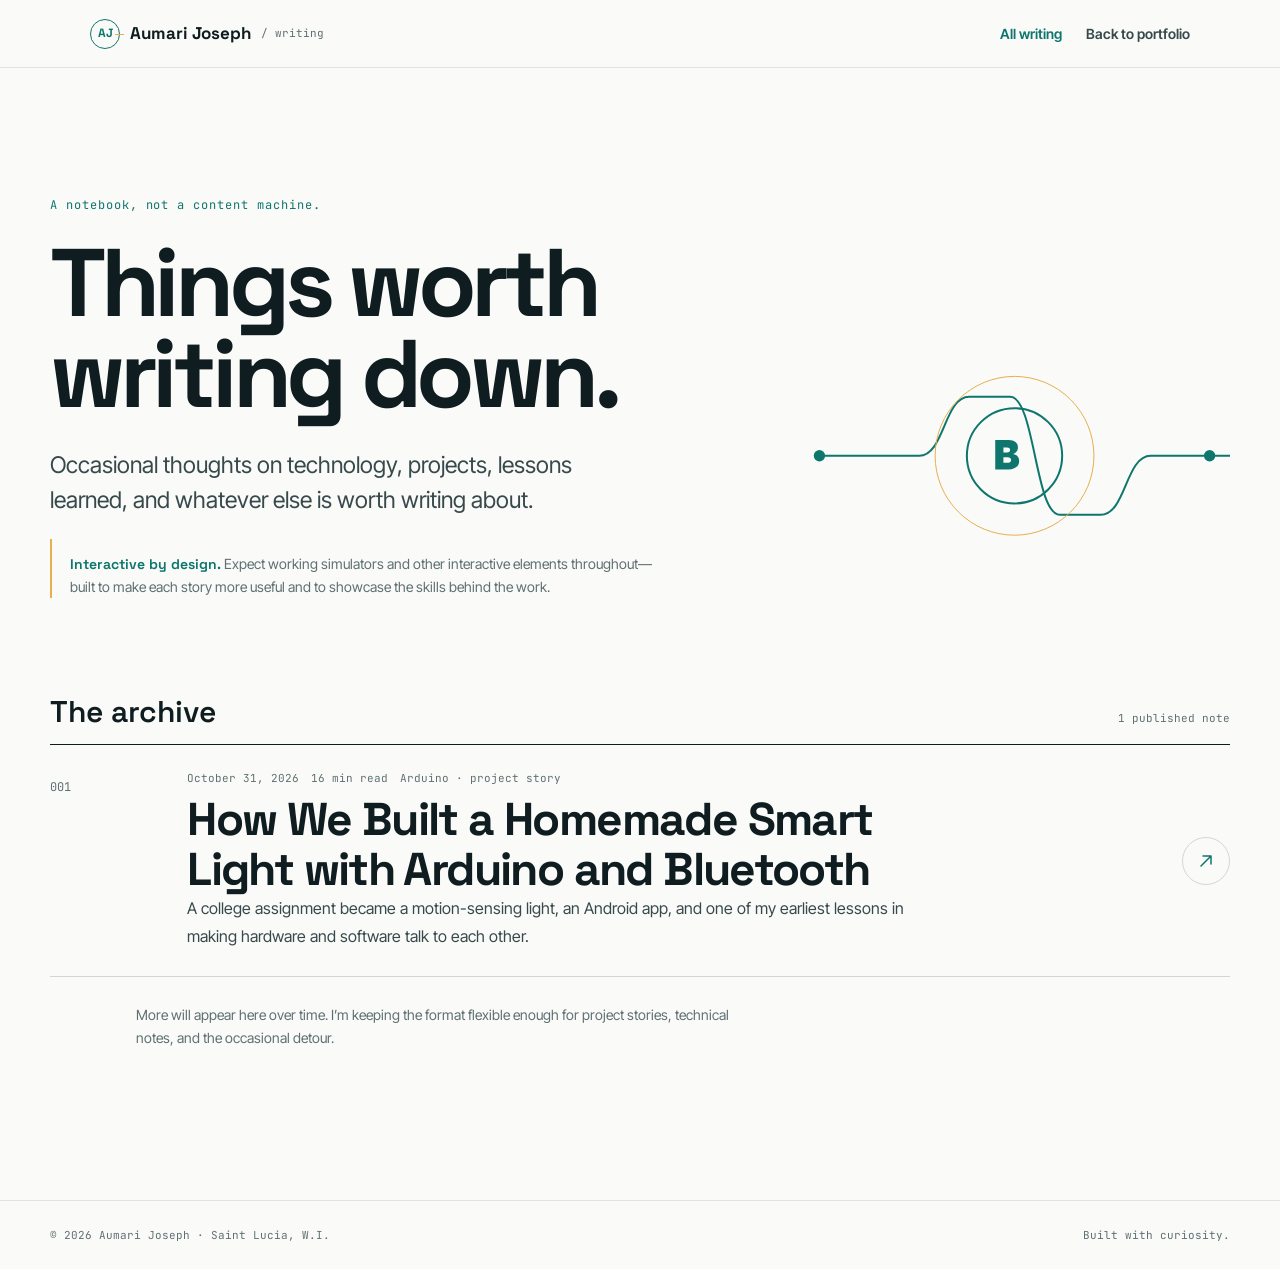
<file: blog/index.html>
<!doctype html>
<html lang="en">
<head>
  <meta charset="utf-8" />
  <meta name="viewport" content="width=device-width, initial-scale=1" />
  <title>Writing | Aumari Joseph</title>
  <meta name="description" content="Occasional writing by Aumari Joseph about technology, hands-on projects, lessons learned, and the ideas worth keeping." />
  <meta name="robots" content="index, follow" />
  <meta name="theme-color" content="#fafaf8" />
  <link rel="icon" type="image/jpeg" href="../hero1.jpeg" />
  <link rel="apple-touch-icon" href="../hero1.jpeg" />
  <link rel="canonical" href="https://aumarijoseph.com/blog/" />
  <meta property="og:type" content="website" />
  <meta property="og:url" content="https://aumarijoseph.com/blog/" />
  <meta property="og:site_name" content="Aumari Joseph" />
  <meta property="og:title" content="Writing | Aumari Joseph" />
  <meta property="og:description" content="Technology, projects, lessons learned, and whatever else is worth writing about." />
  <meta name="twitter:card" content="summary" />
  <meta name="twitter:title" content="Writing | Aumari Joseph" />
  <meta name="twitter:description" content="Technology, projects, lessons learned, and whatever else is worth writing about." />
  <link rel="preconnect" href="https://fonts.googleapis.com" />
  <link rel="preconnect" href="https://fonts.gstatic.com" crossorigin />
  <link href="https://fonts.googleapis.com/css2?family=Space+Grotesk:wght@500;600;700&family=Inter+Tight:wght@400;500;600&family=JetBrains+Mono:wght@400;500&display=swap" rel="stylesheet" />
  <link rel="stylesheet" href="blog.css" />
</head>
<body>
  <a class="skip-link" href="#main">Skip to content</a>
  <header class="site-header">
    <div class="site-header__inner">
      <a class="brand" href="../" aria-label="Aumari Joseph home">
        <span class="brand__monogram" aria-hidden="true">AJ</span>
        <span>Aumari Joseph</span>
        <span class="brand__section">/ writing</span>
      </a>
      <nav class="site-nav" aria-label="Blog navigation">
        <a href="./" aria-current="page">All writing</a>
        <a class="site-nav__portfolio" href="../">Back to portfolio</a>
      </nav>
    </div>
  </header>

  <main id="main">
    <section class="blog-hero">
      <div class="blog-hero__inner">
        <div>
          <p class="kicker">A notebook, not a content machine.</p>
          <h1>Things worth writing down.</h1>
          <p class="blog-hero__intro">Occasional thoughts on technology, projects, lessons learned, and whatever else is worth writing about.</p>
          <p class="blog-hero__interactive"><strong>Interactive by design.</strong> Expect working simulators and other interactive elements throughout—built to make each story more useful and to showcase the skills behind the work.</p>
        </div>
        <svg class="signal-mark" viewBox="0 0 380 250" fill="none" aria-hidden="true">
          <path d="M18 125h88c22 0 22-52 44-52h36c22 0 22 104 44 104h36c22 0 22-52 44-52h92" stroke="currentColor" stroke-width="2"/>
          <circle cx="18" cy="125" r="5" fill="currentColor"/>
          <circle cx="362" cy="125" r="5" fill="currentColor"/>
          <circle cx="190" cy="125" r="42" stroke="currentColor" stroke-width="2"/>
          <circle class="signal-mark__pulse" cx="190" cy="125" r="70" stroke="#e8af4f" stroke-width="1"/>
          <path d="M173 135V111h12c5 0 8 2.5 8 6.7 0 2.8-1.6 4.8-4.2 5.7 3.3.6 5.3 2.8 5.3 6.1 0 4.8-3.9 7.5-9.5 7.5H173m7.2-15h3.3c1.7 0 2.6-.8 2.6-2.2 0-1.5-1-2.2-2.7-2.2h-3.2v4.4Zm0 9.2h3.7c2 0 3.1-.9 3.1-2.5s-1.2-2.4-3.2-2.4h-3.6v4.9Z" fill="currentColor"/>
        </svg>
      </div>
    </section>

    <section class="archive" aria-labelledby="archive-title">
      <div class="archive__inner">
        <header class="archive__head">
          <h2 id="archive-title">The archive</h2>
          <span>1 published note</span>
        </header>
        <ol class="post-list">
          <li class="post-row">
            <a class="post-row__link" href="homemade-smart-light-arduino/">
              <span class="post-row__index">001</span>
              <div class="post-row__body">
                <span class="post-row__meta"><time datetime="2026-10-31">October 31, 2026</time><span>16 min read</span><span>Arduino · project story</span></span>
                <h3>How We Built a Homemade Smart Light with Arduino and Bluetooth</h3>
                <span class="post-row__summary">A college assignment became a motion-sensing light, an Android app, and one of my earliest lessons in making hardware and software talk to each other.</span>
              </div>
              <span class="post-row__arrow" aria-hidden="true">
                <svg width="18" height="18" viewBox="0 0 18 18" fill="none"><path d="M4 14L14 4M6 4h8v8" stroke="currentColor" stroke-width="1.5" stroke-linecap="round" stroke-linejoin="round"/></svg>
              </span>
            </a>
          </li>
        </ol>
        <p class="archive__note">More will appear here over time. I’m keeping the format flexible enough for project stories, technical notes, and the occasional detour.</p>
      </div>
    </section>
  </main>

  <footer class="site-footer">
    <div class="site-footer__inner"><span>© 2026 Aumari Joseph · Saint Lucia, W.I.</span><span>Built with curiosity.</span></div>
  </footer>
</body>
</html>
</file>
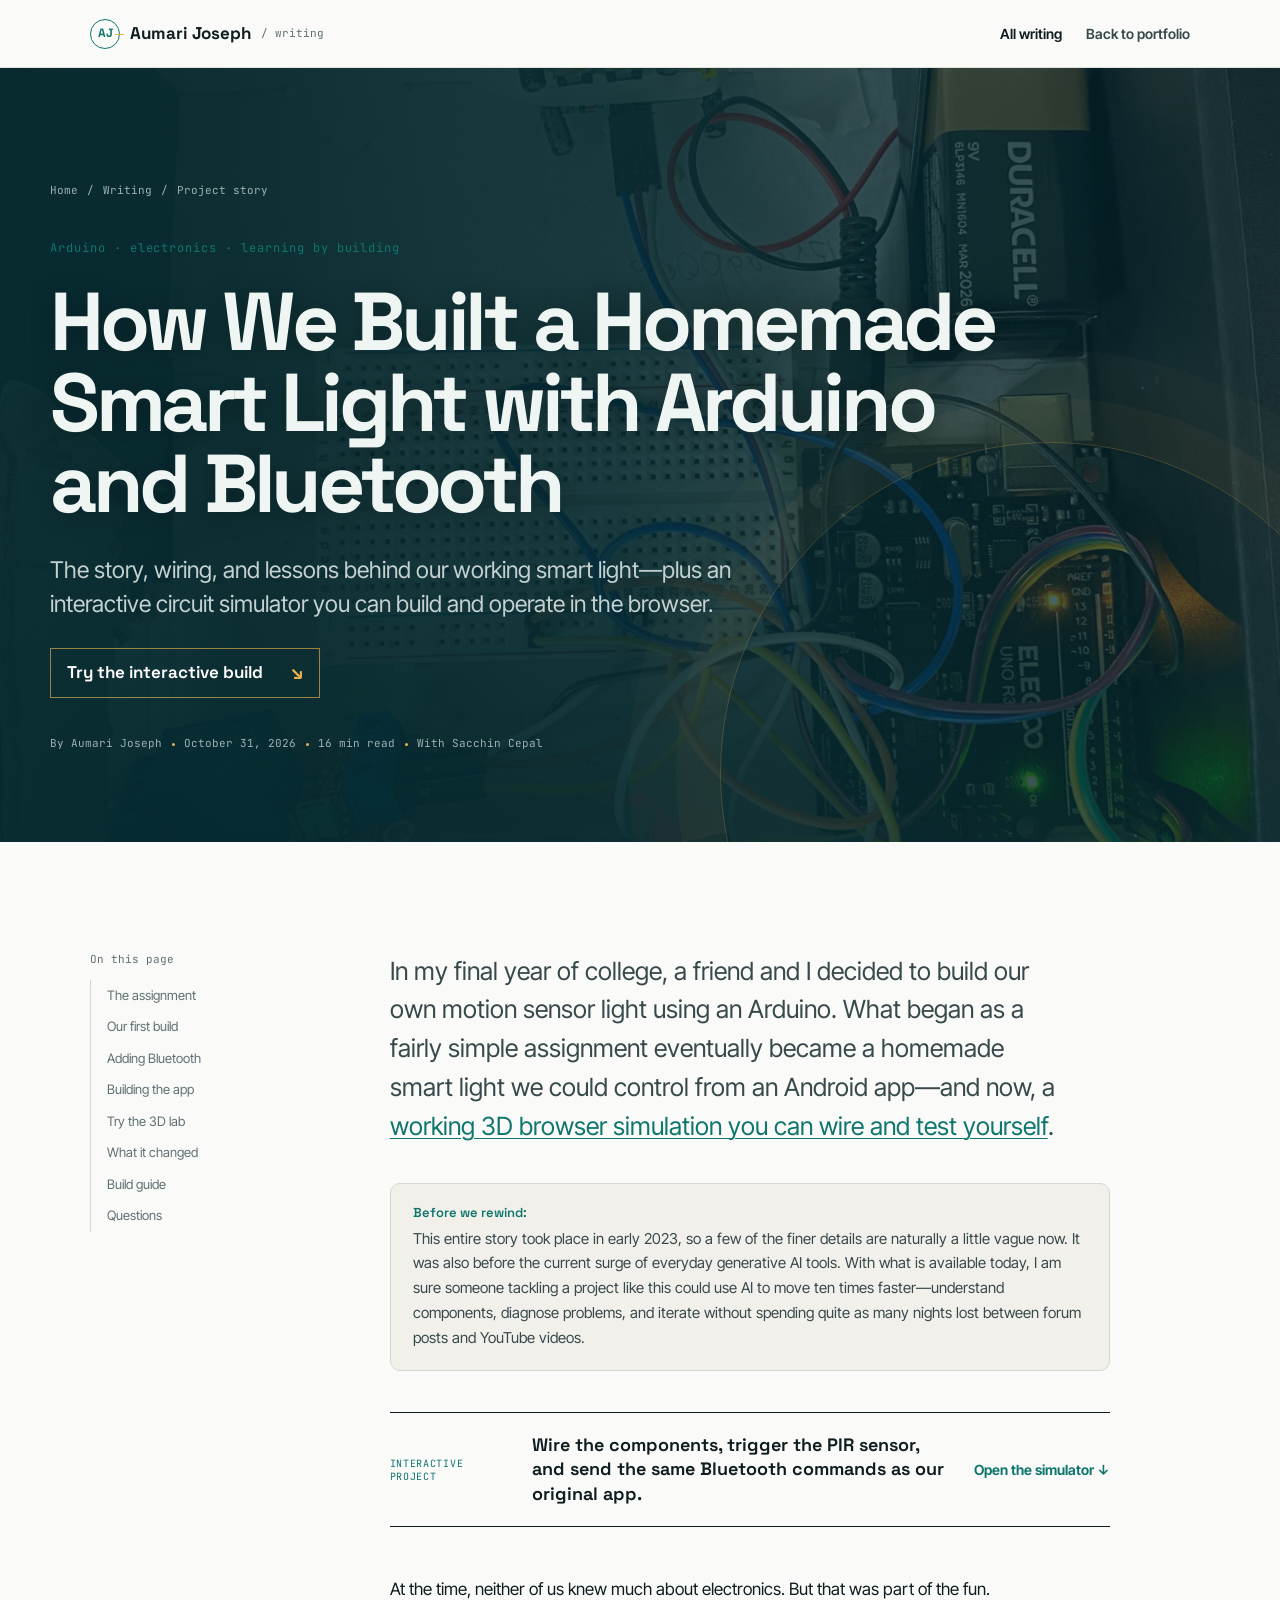
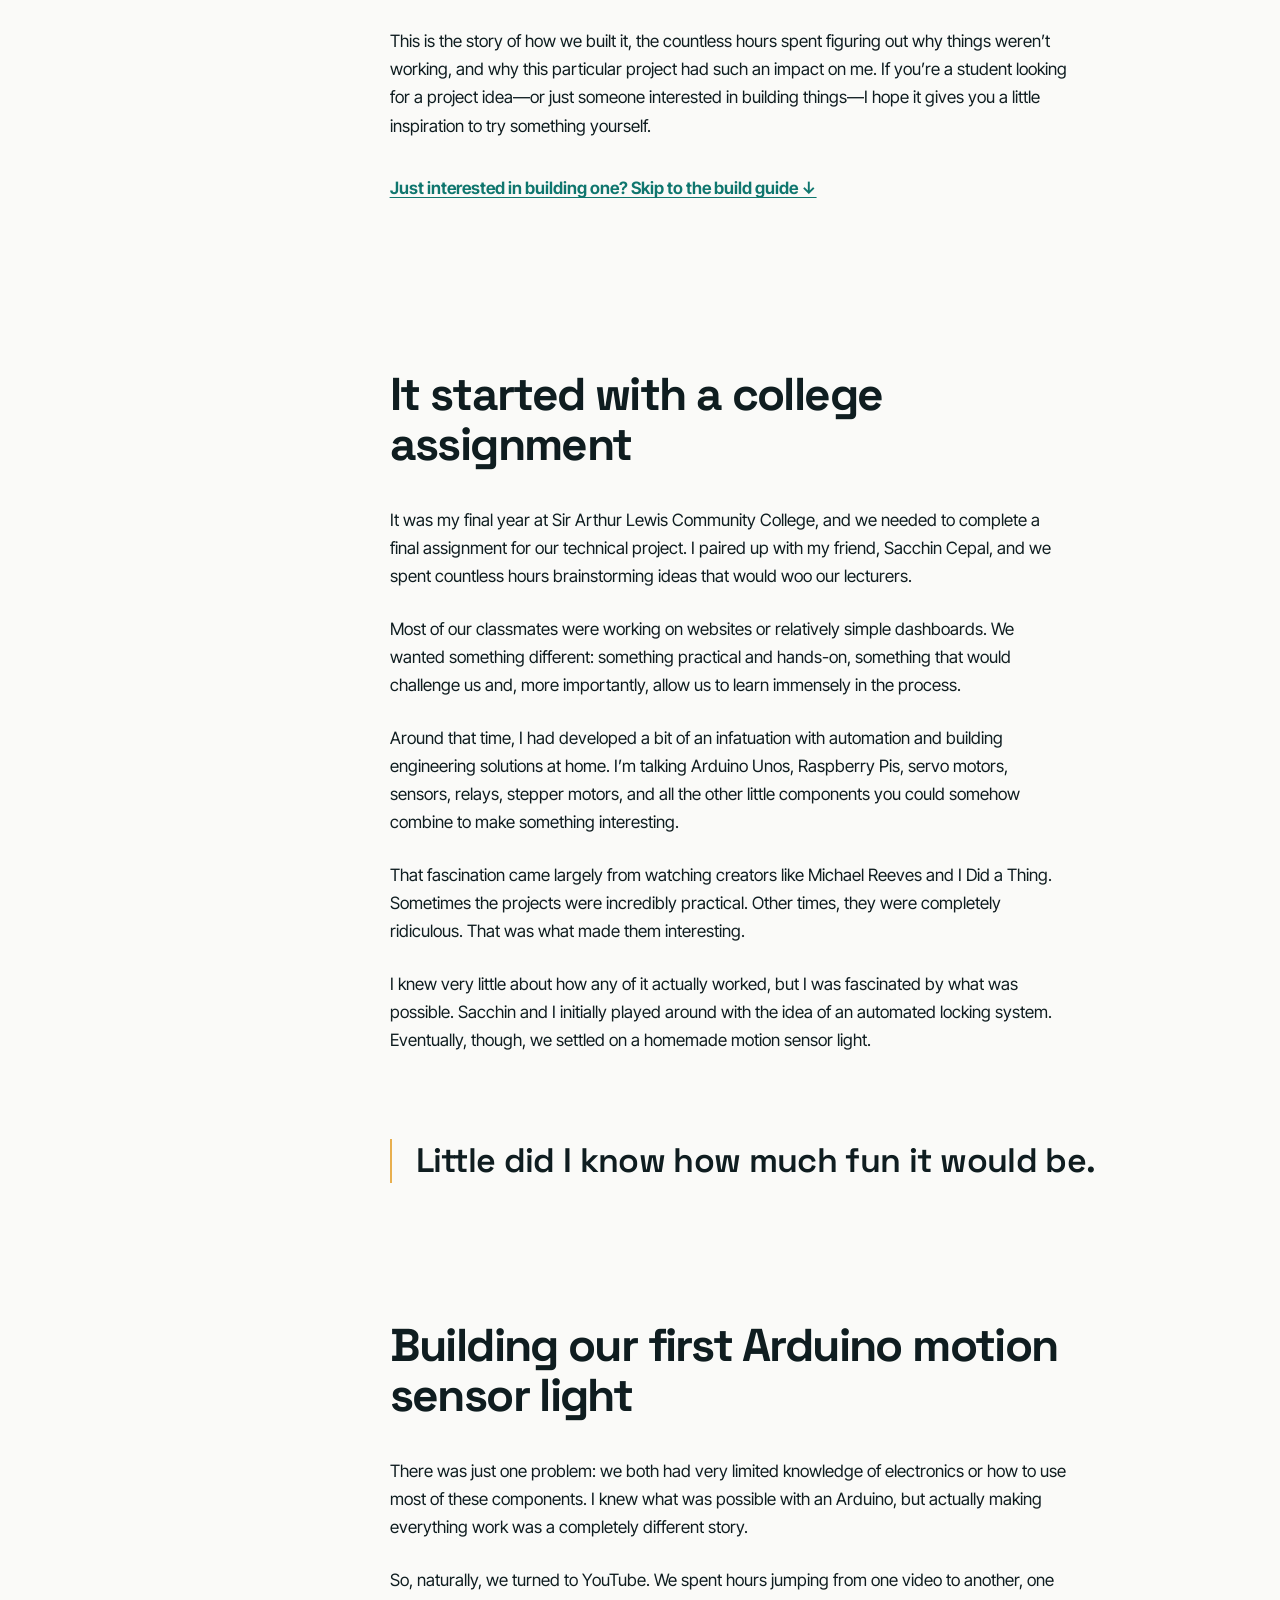
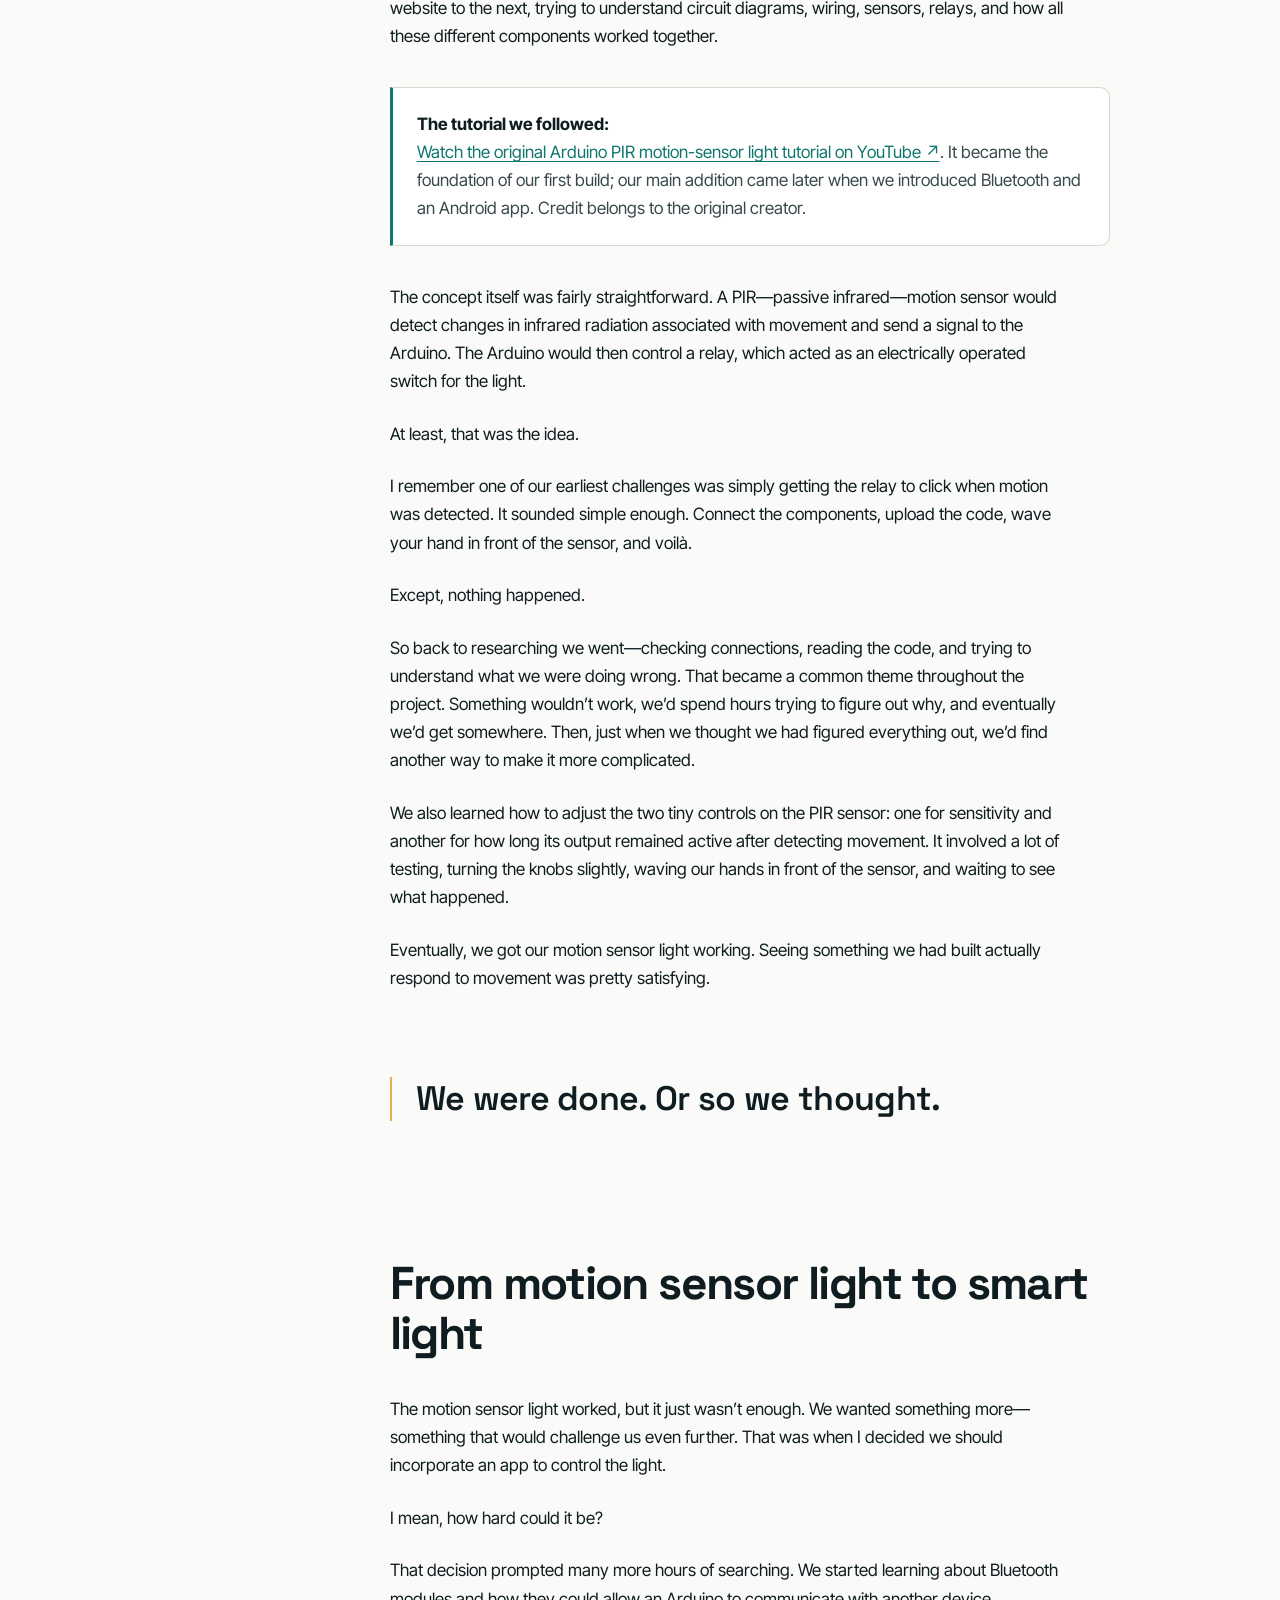
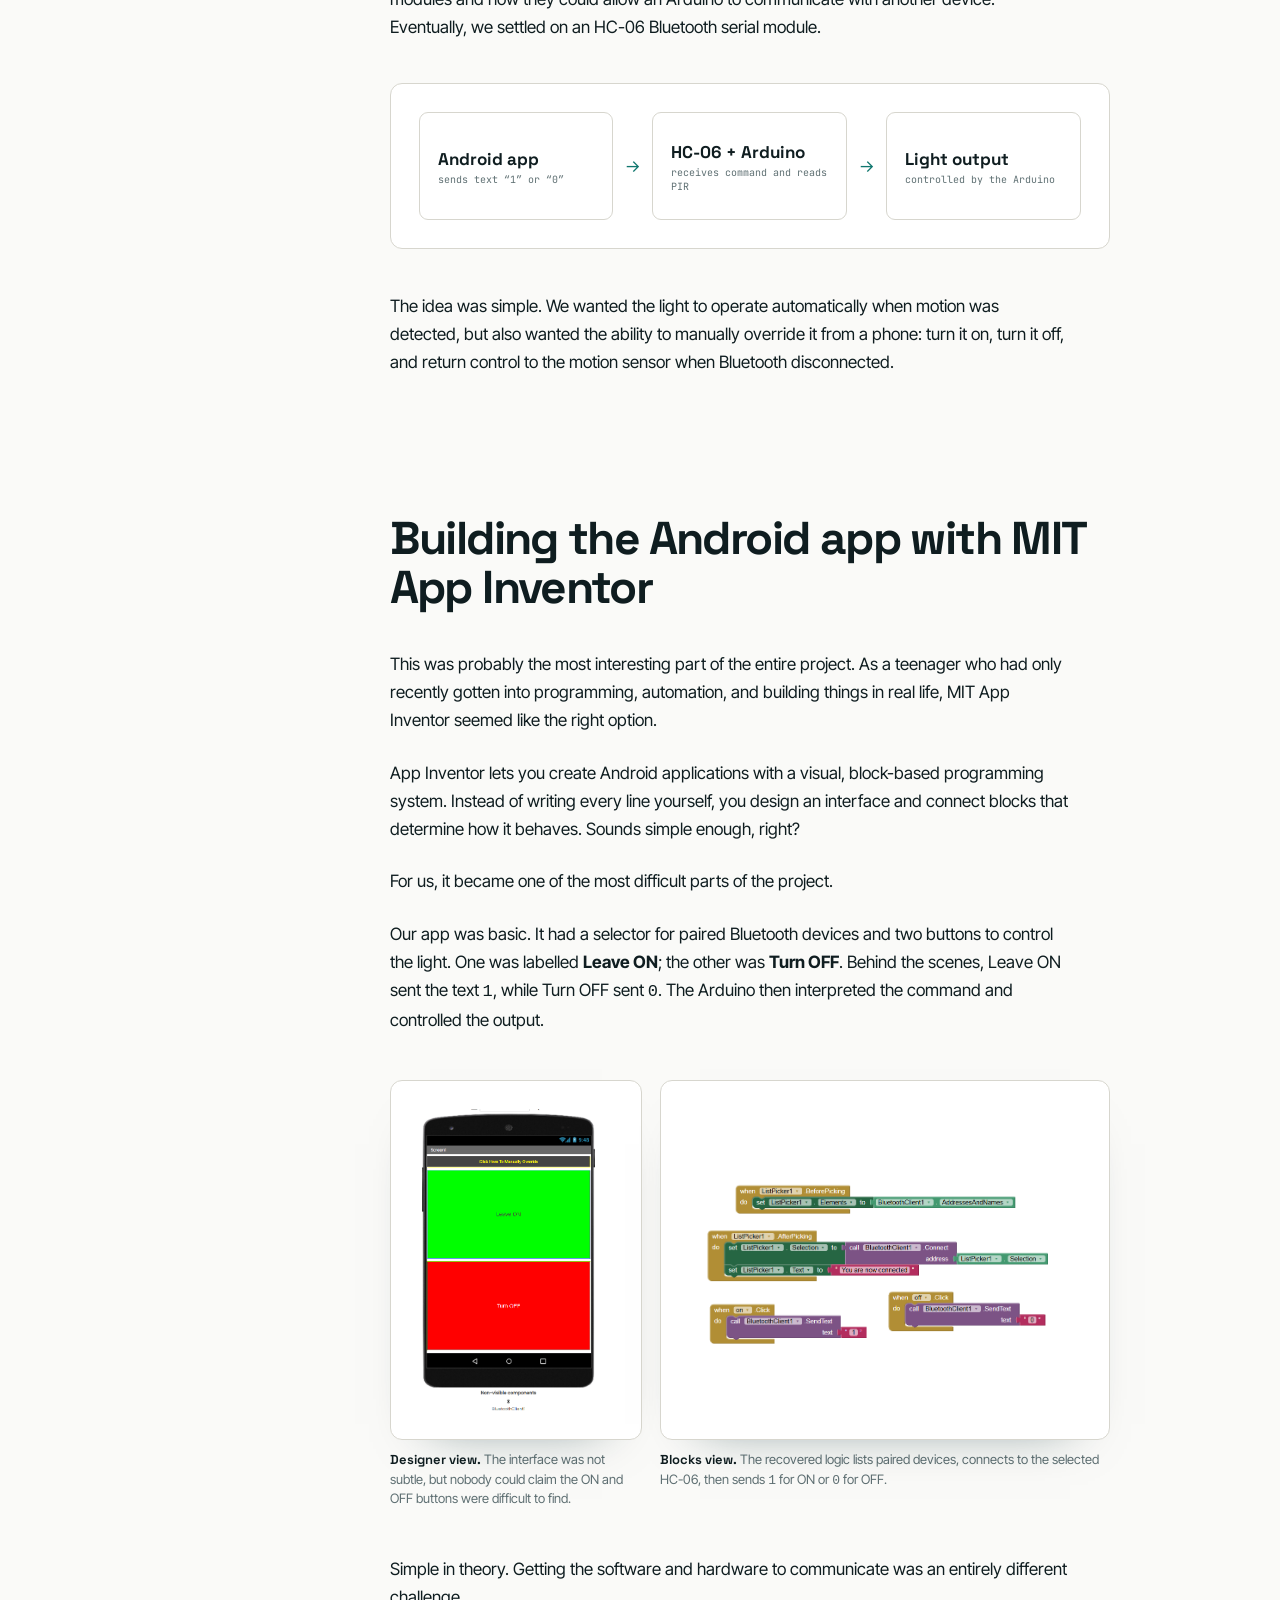
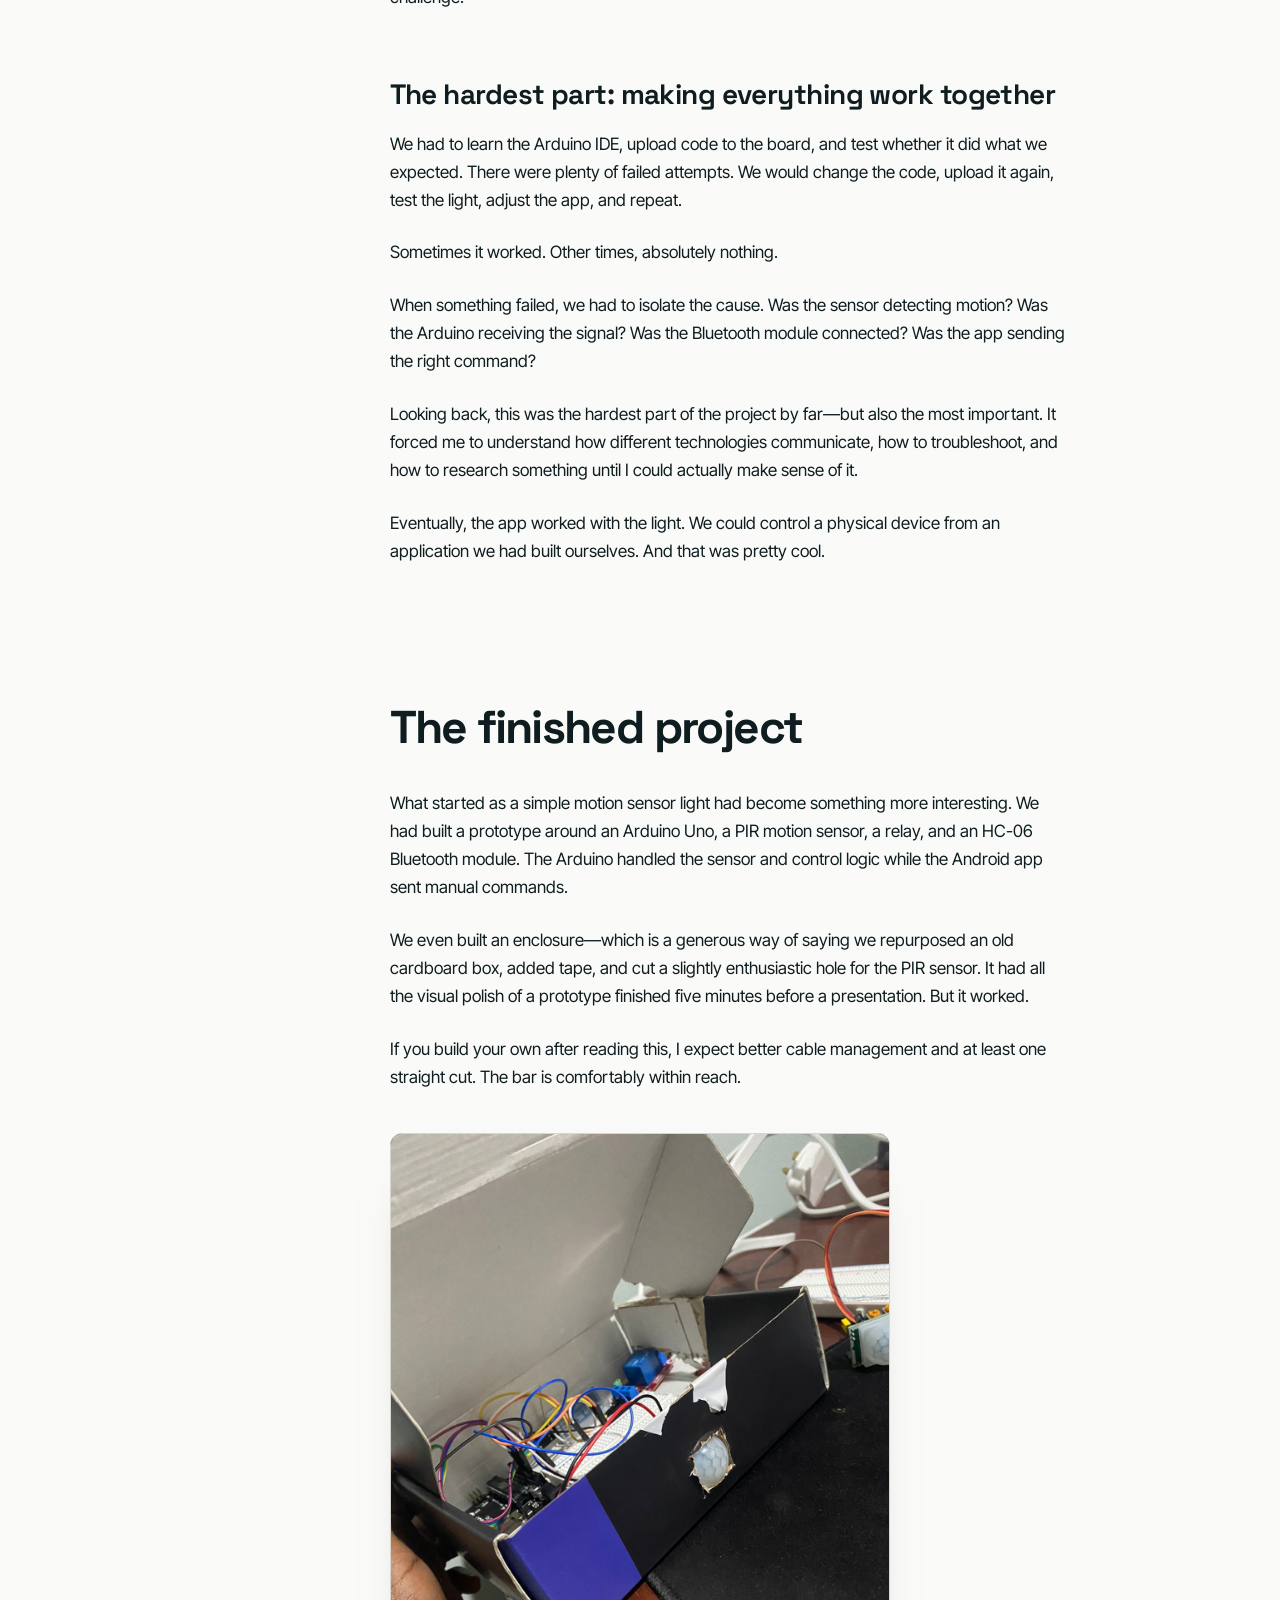
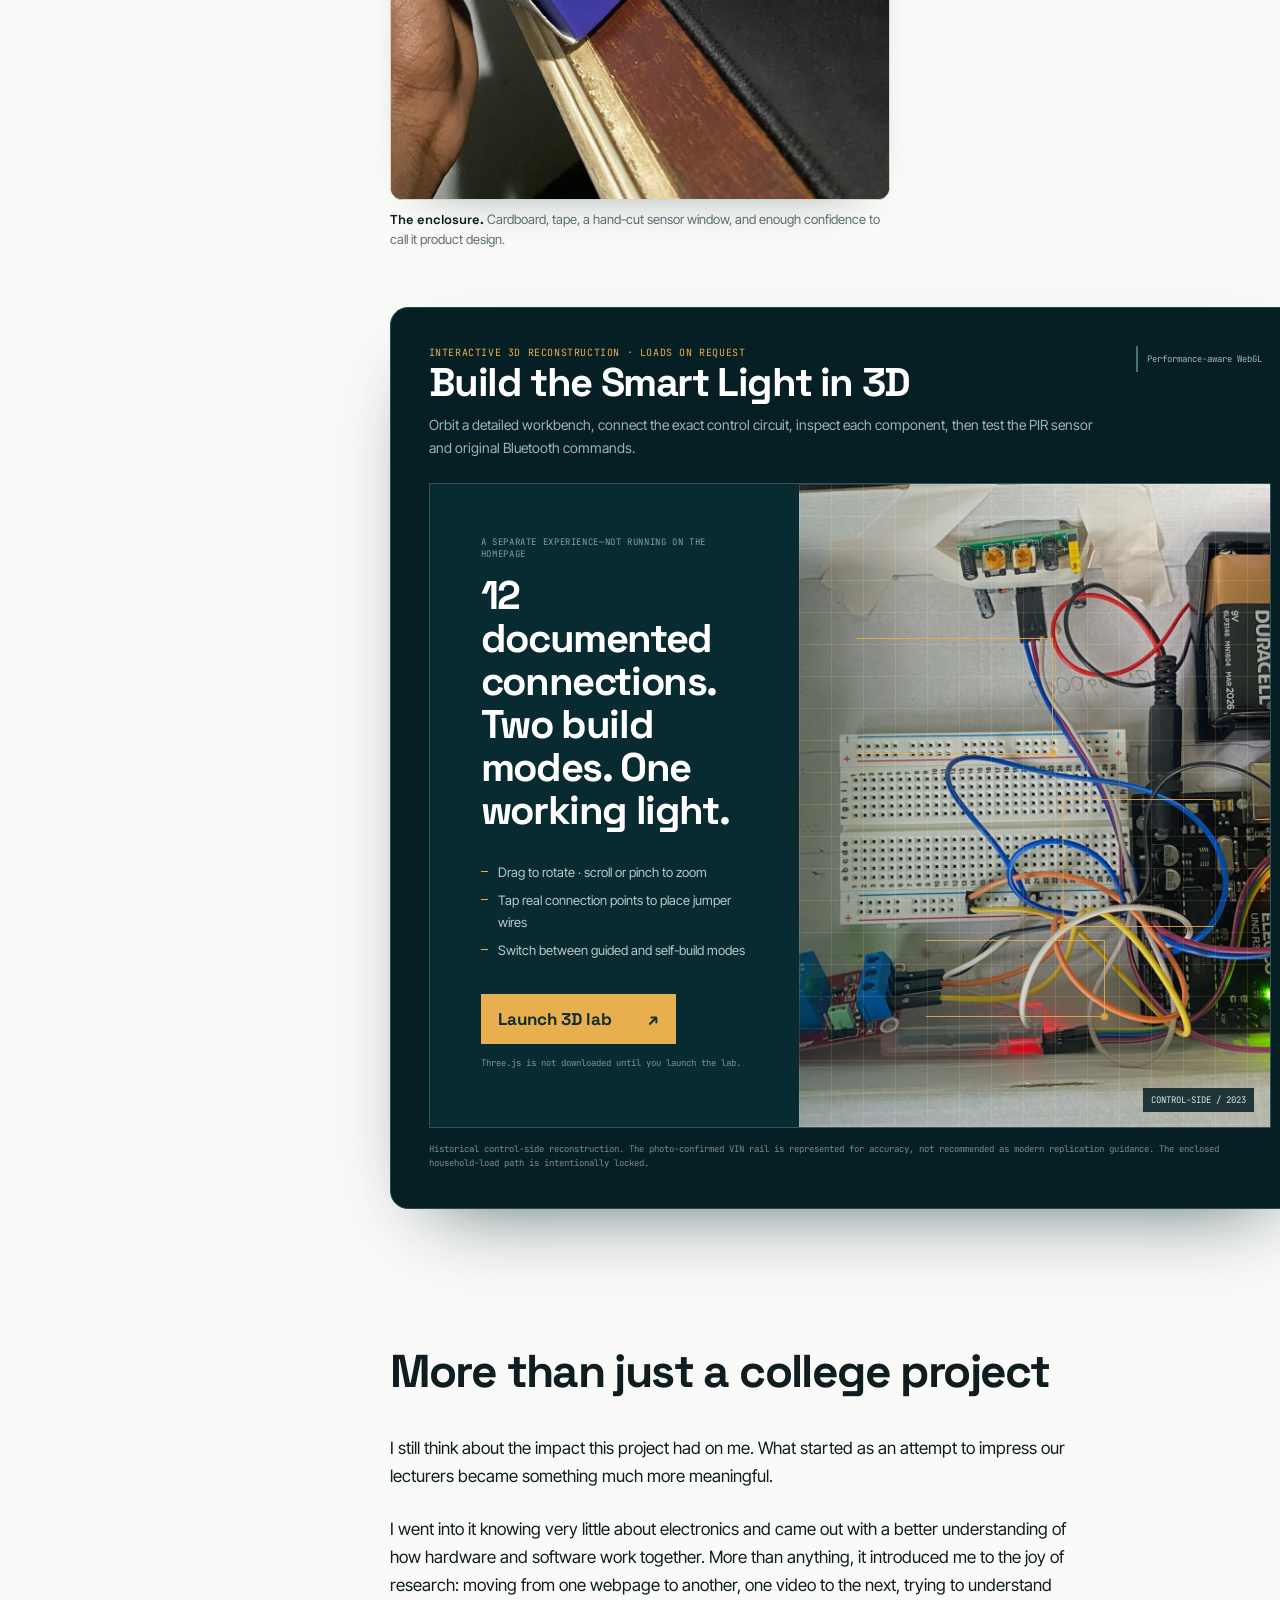
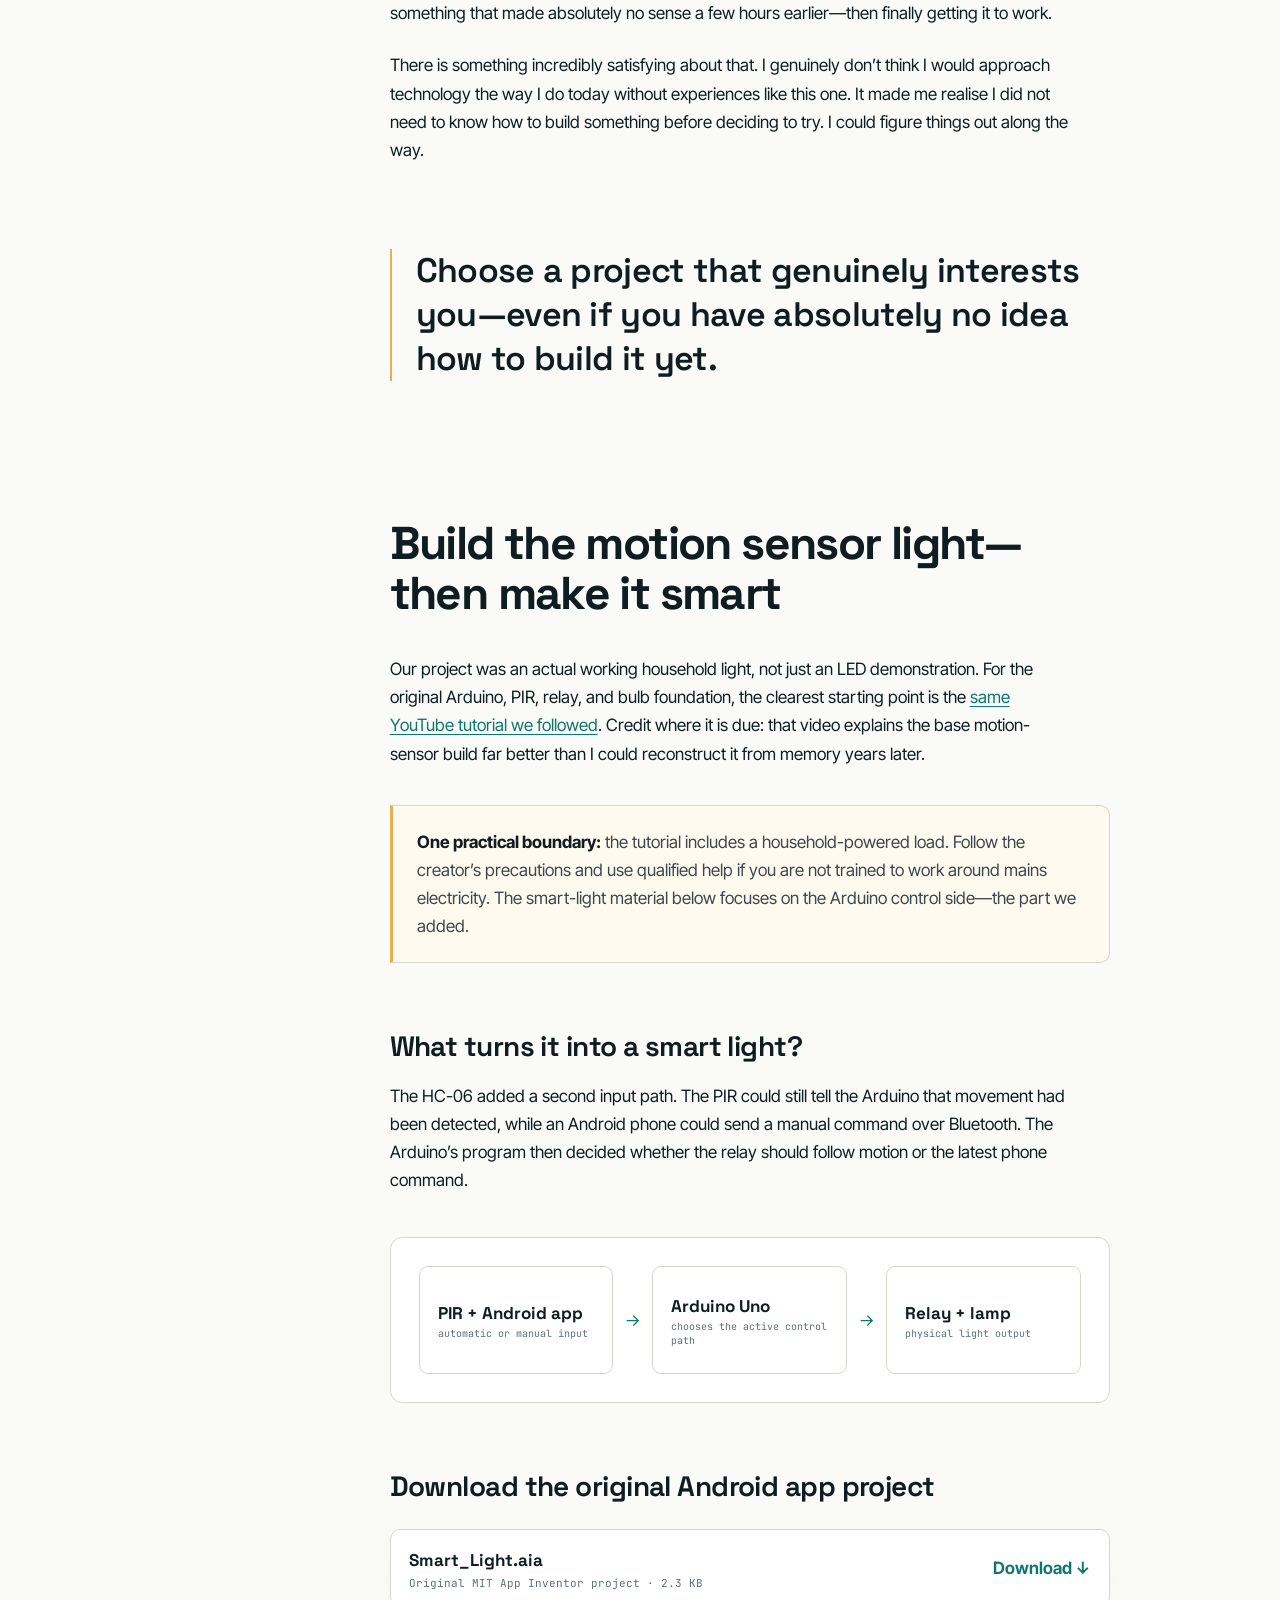
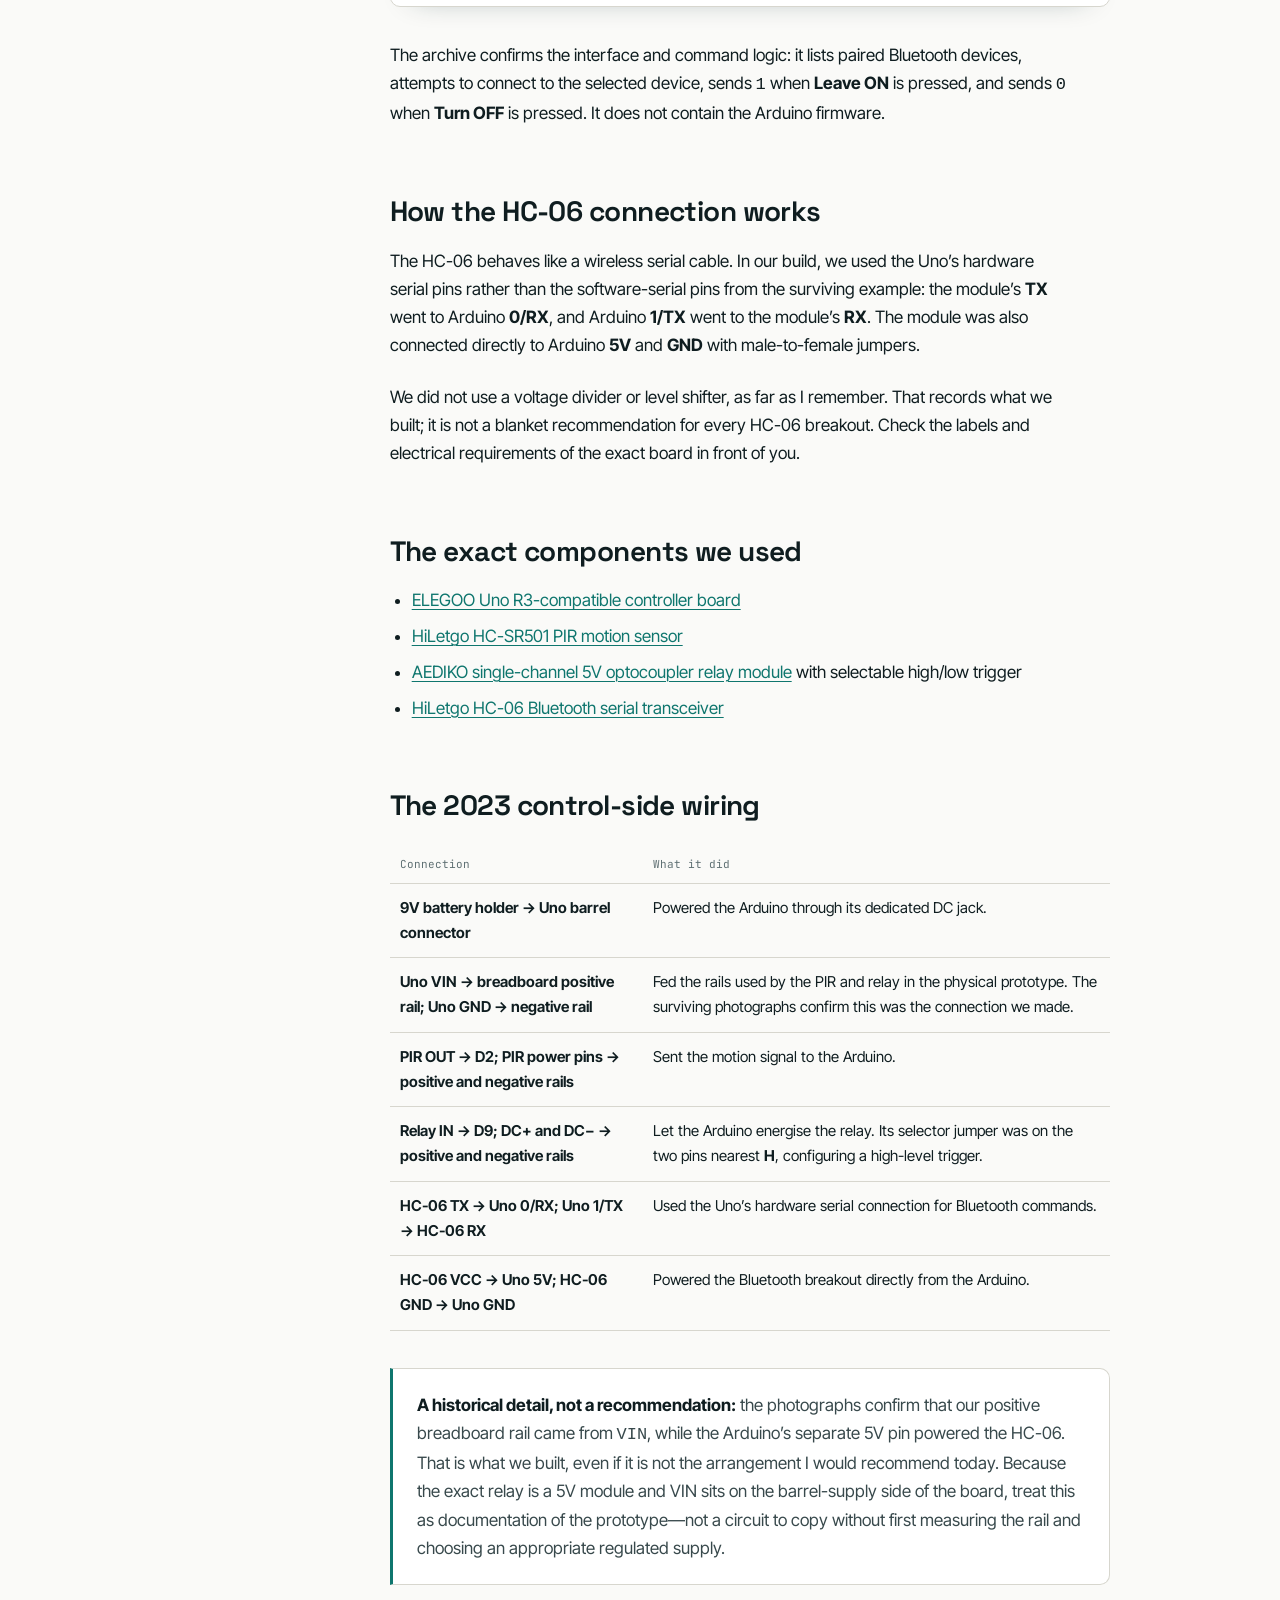
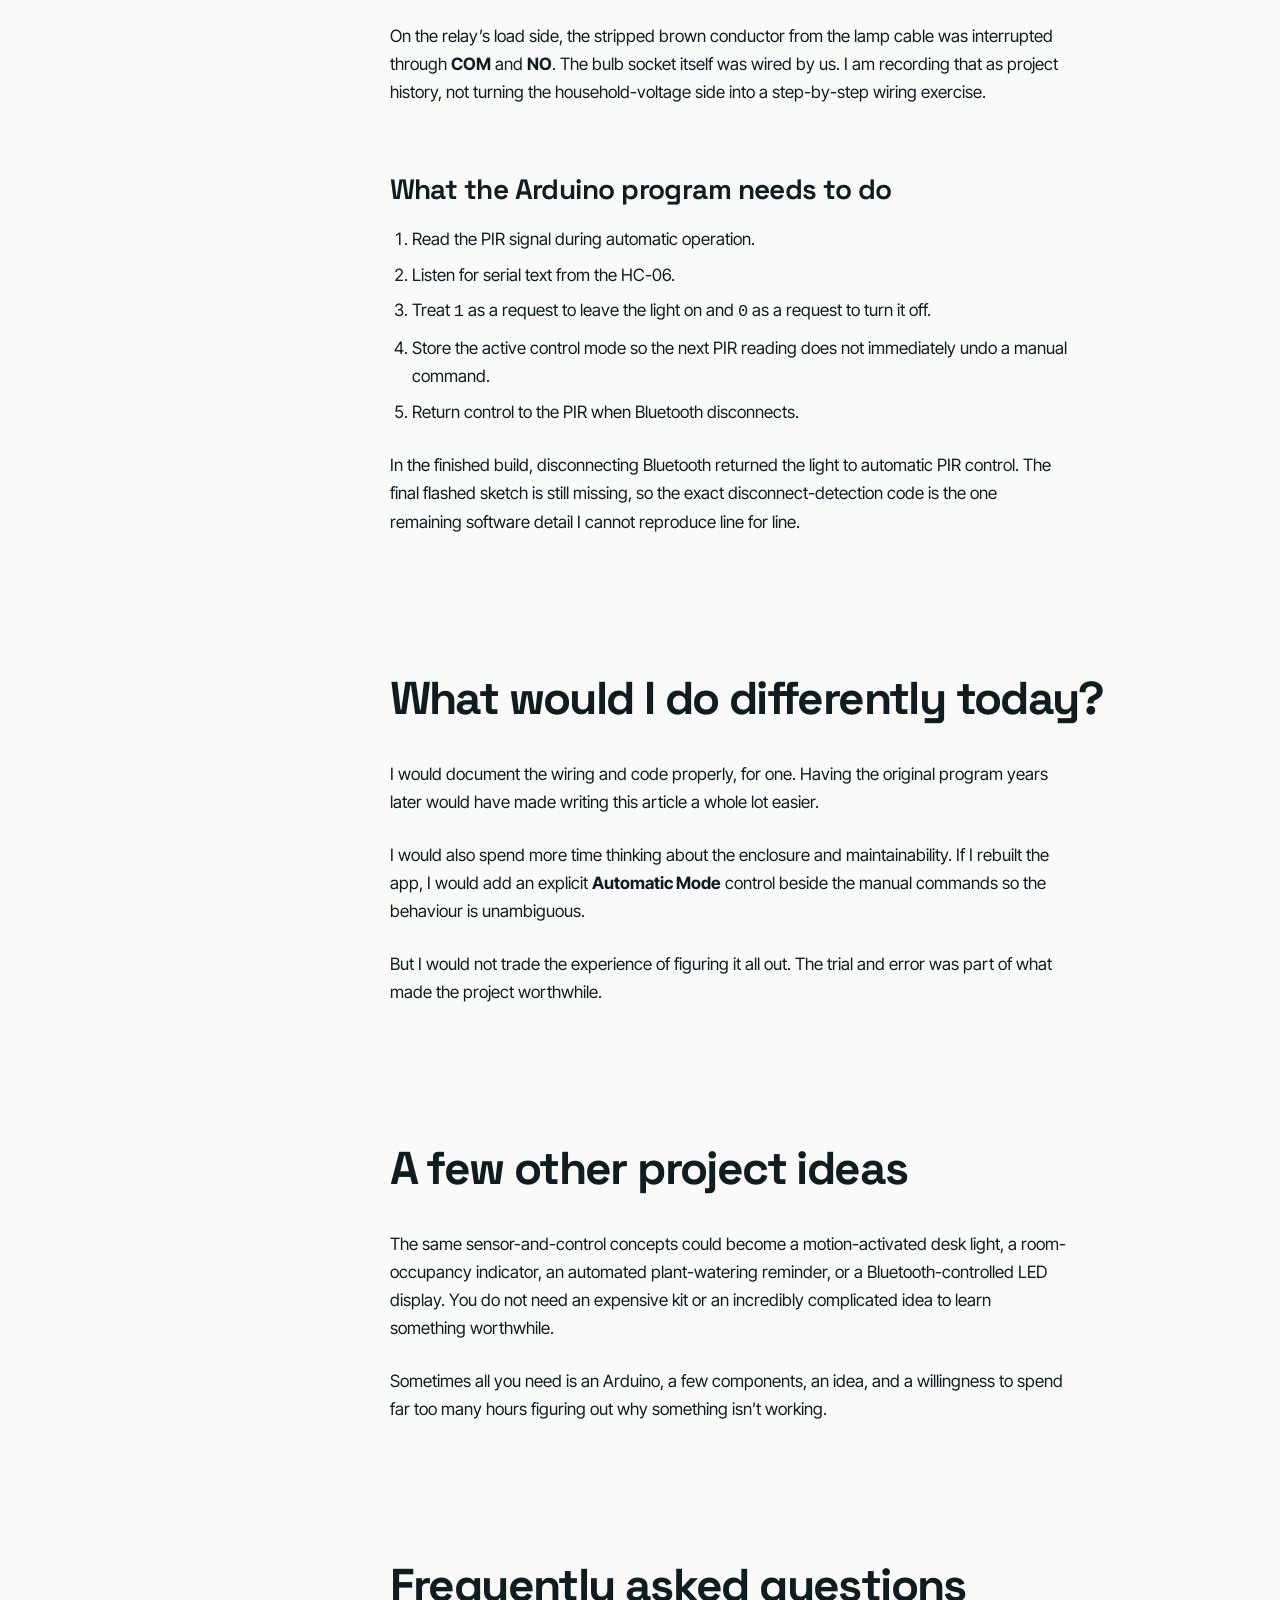
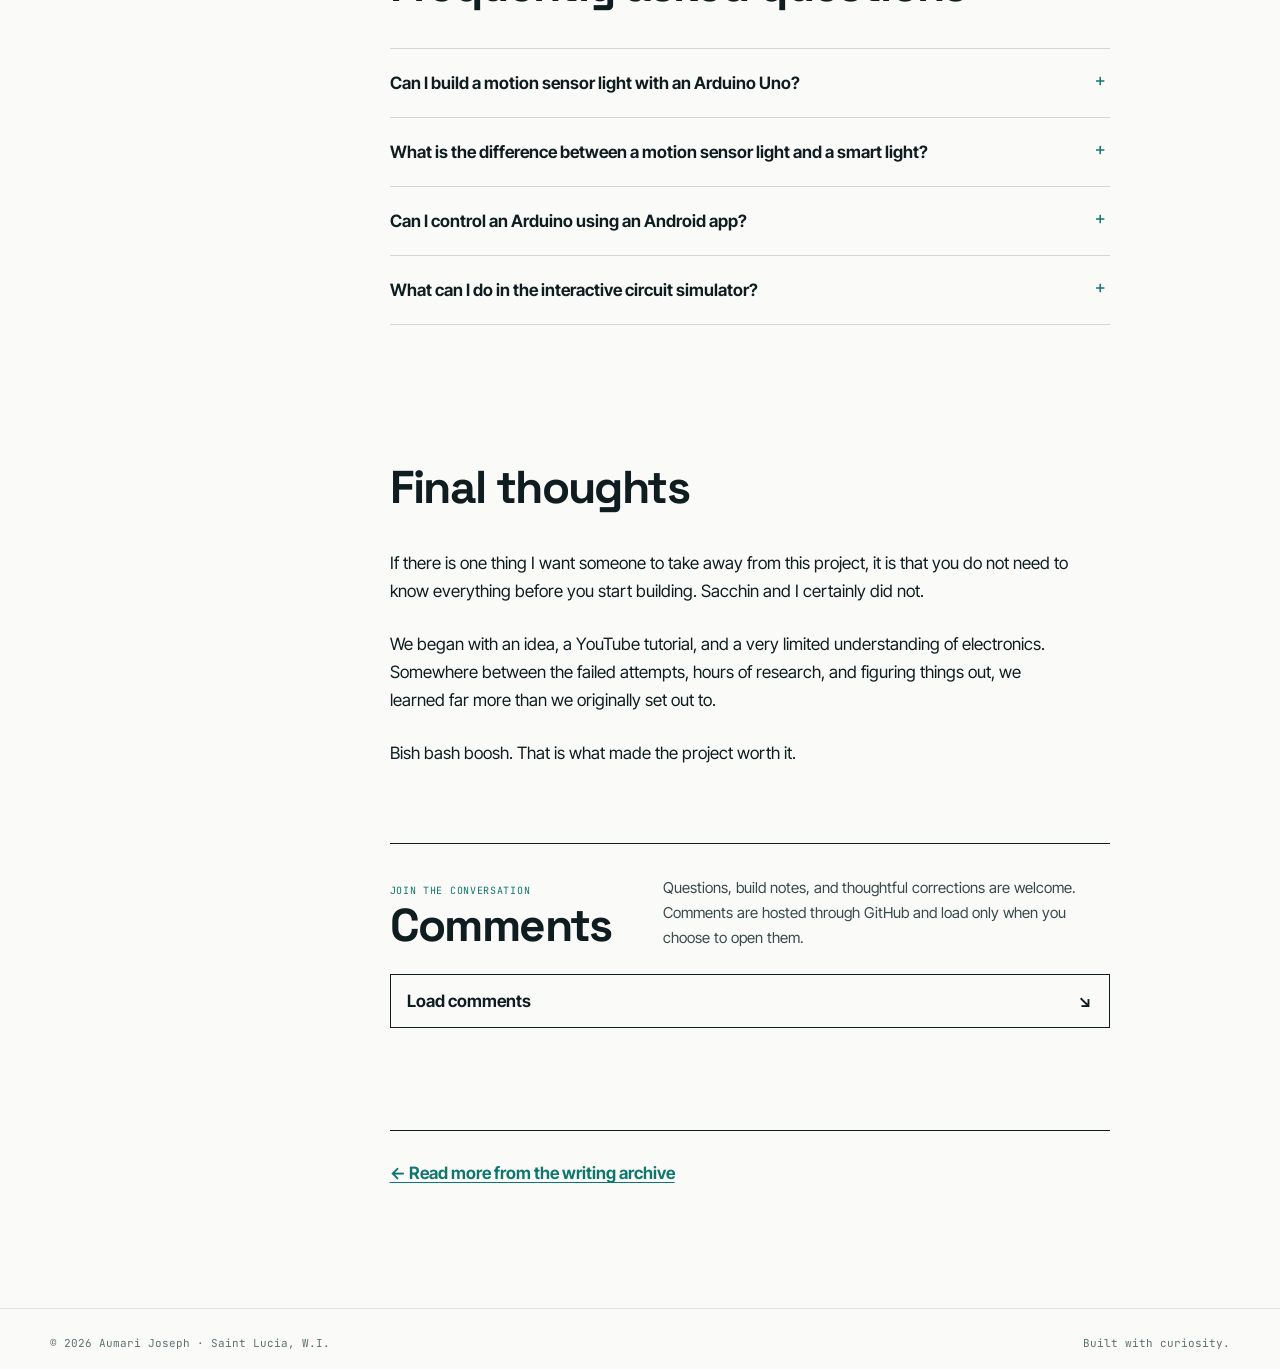
<file: blog/homemade-smart-light-arduino/index.html>
<!doctype html>
<html lang="en">
<head>
  <meta charset="utf-8" />
  <meta name="viewport" content="width=device-width, initial-scale=1" />
  <title>Homemade Smart Light with Arduino &amp; Bluetooth | Aumari Joseph</title>
  <meta name="description" content="How we built a homemade Arduino motion sensor light with Bluetooth and an Android app. My college project story, lessons learned, and beginner guide." />
  <meta name="robots" content="index, follow, max-snippet:-1" />
  <meta name="theme-color" content="#062a30" />
  <link rel="icon" type="image/jpeg" href="../../hero1.jpeg" />
  <link rel="apple-touch-icon" href="../../hero1.jpeg" />
  <link rel="canonical" href="https://aumarijoseph.com/blog/homemade-smart-light-arduino/" />
  <meta property="og:type" content="article" />
  <meta property="og:url" content="https://aumarijoseph.com/blog/homemade-smart-light-arduino/" />
  <meta property="og:site_name" content="Aumari Joseph" />
  <meta property="og:title" content="How We Built a Homemade Smart Light with Arduino and Bluetooth" />
  <meta property="og:description" content="A college assignment became a motion-sensing light, an Android app, and a lasting lesson in making hardware and software work together." />
  <meta property="og:image" content="https://aumarijoseph.com/blog/homemade-smart-light-arduino/assets/top-view-inside-casing.jpeg" />
  <meta property="og:image:width" content="1600" />
  <meta property="og:image:height" content="1340" />
  <meta property="og:image:alt" content="Top-down view inside the original cardboard smart-light prototype" />
  <meta property="article:author" content="Aumari Joseph" />
  <meta property="article:published_time" content="2026-10-31" />
  <meta property="article:modified_time" content="2026-11-03" />
  <meta name="twitter:card" content="summary_large_image" />
  <meta name="twitter:title" content="How We Built a Homemade Smart Light with Arduino and Bluetooth" />
  <meta name="twitter:description" content="The story, working circuit foundation, Bluetooth app, and interactive smart-light simulator." />
  <meta name="twitter:image" content="https://aumarijoseph.com/blog/homemade-smart-light-arduino/assets/top-view-inside-casing.jpeg" />
  <script type="application/ld+json">
  {
    "@context": "https://schema.org",
    "@type": "BlogPosting",
    "headline": "How We Built a Homemade Smart Light with Arduino and Bluetooth",
    "description": "How we built a homemade Arduino motion sensor light with Bluetooth and an Android app.",
    "datePublished": "2026-10-31",
    "dateModified": "2026-11-03",
    "inLanguage": "en",
    "mainEntityOfPage": "https://aumarijoseph.com/blog/homemade-smart-light-arduino/",
    "image": "https://aumarijoseph.com/blog/homemade-smart-light-arduino/assets/top-view-inside-casing.jpeg",
    "author": { "@type": "Person", "name": "Aumari Joseph", "url": "https://aumarijoseph.com/" },
    "publisher": { "@type": "Person", "name": "Aumari Joseph", "url": "https://aumarijoseph.com/" },
    "keywords": ["homemade smart light", "Arduino motion sensor light", "Bluetooth controlled Arduino light", "MIT App Inventor"]
  }
  </script>
  <link rel="preconnect" href="https://fonts.googleapis.com" />
  <link rel="preconnect" href="https://fonts.gstatic.com" crossorigin />
  <link href="https://fonts.googleapis.com/css2?family=Space+Grotesk:wght@500;600;700&family=Inter+Tight:wght@400;500;600&family=JetBrains+Mono:wght@400;500&display=swap" rel="stylesheet" />
  <script type="importmap">
  {
    "imports": {
      "three": "./vendor/three.module.min.js",
      "three/addons/controls/OrbitControls.js": "./vendor/OrbitControls.js",
      "three/addons/environments/RoomEnvironment.js": "./vendor/RoomEnvironment.js"
    }
  }
  </script>
  <link rel="stylesheet" href="../blog.css" />
</head>
<body>
  <a class="skip-link" href="#article">Skip to article</a>
  <header class="site-header">
    <div class="site-header__inner">
      <a class="brand" href="../../" aria-label="Aumari Joseph home">
        <span class="brand__monogram" aria-hidden="true">AJ</span>
        <span>Aumari Joseph</span>
        <span class="brand__section">/ writing</span>
      </a>
      <nav class="site-nav" aria-label="Blog navigation">
        <a href="../">All writing</a>
        <a class="site-nav__portfolio" href="../../">Back to portfolio</a>
      </nav>
    </div>
  </header>

  <main id="article">
    <header class="article-hero">
      <div class="article-hero__inner">
        <nav class="breadcrumbs" aria-label="Breadcrumb"><a href="../../">Home</a><span>/</span><a href="../">Writing</a><span>/</span><span>Project story</span></nav>
        <p class="kicker">Arduino · electronics · learning by building</p>
        <h1>How We Built a Homemade Smart Light with Arduino and Bluetooth</h1>
        <p class="article-hero__dek">The story, wiring, and lessons behind our working smart light—plus an interactive circuit simulator you can build and operate in the browser.</p>
        <a class="article-hero__cta" href="#simulator-3d"><span>Try the interactive build</span><span aria-hidden="true">↘</span></a>
        <p class="article-meta"><span>By Aumari Joseph</span><span><time datetime="2026-10-31">October 31, 2026</time></span><span>16 min read</span><span>With Sacchin Cepal</span></p>
      </div>
    </header>

    <div class="article-layout">
      <aside class="toc" aria-label="On this page">
        <p>On this page</p>
        <ol>
          <li><a href="#assignment">The assignment</a></li>
          <li><a href="#first-build">Our first build</a></li>
          <li><a href="#smart-light">Adding Bluetooth</a></li>
          <li><a href="#app">Building the app</a></li>
          <li><a href="#simulator-3d">Try the 3D lab</a></li>
          <li><a href="#impact">What it changed</a></li>
          <li><a href="#build-guide">Build guide</a></li>
          <li><a href="#faq">Questions</a></li>
        </ol>
      </aside>

      <article class="article-body">
        <p class="lead">In my final year of college, a friend and I decided to build our own motion sensor light using an Arduino. What began as a fairly simple assignment eventually became a homemade smart light we could control from an Android app—and now, a <a href="#simulator-3d">working 3D browser simulation you can wire and test yourself</a>.</p>
        <div class="story-note">
          <strong>Before we rewind:</strong>
          <p>This entire story took place in early 2023, so a few of the finer details are naturally a little vague now. It was also before the current surge of everyday generative AI tools. With what is available today, I am sure someone tackling a project like this could use AI to move ten times faster—understand components, diagnose problems, and iterate without spending quite as many nights lost between forum posts and YouTube videos.</p>
        </div>
        <a class="experience-callout" href="#simulator-3d">
          <span class="experience-callout__label">Interactive project</span>
          <strong>Wire the components, trigger the PIR sensor, and send the same Bluetooth commands as our original app.</strong>
          <span class="experience-callout__action">Open the simulator <span aria-hidden="true">↓</span></span>
        </a>
        <p>At the time, neither of us knew much about electronics. But that was part of the fun.</p>
        <p>This is the story of how we built it, the countless hours spent figuring out why things weren’t working, and why this particular project had such an impact on me. If you’re a student looking for a project idea—or just someone interested in building things—I hope it gives you a little inspiration to try something yourself.</p>
        <a class="jump-link" href="#build-guide">Just interested in building one? Skip to the build guide ↓</a>

        <h2 id="assignment">It started with a college assignment</h2>
        <p>It was my final year at Sir Arthur Lewis Community College, and we needed to complete a final assignment for our technical project. I paired up with my friend, Sacchin Cepal, and we spent countless hours brainstorming ideas that would woo our lecturers.</p>
        <p>Most of our classmates were working on websites or relatively simple dashboards. We wanted something different: something practical and hands-on, something that would challenge us and, more importantly, allow us to learn immensely in the process.</p>
        <p>Around that time, I had developed a bit of an infatuation with automation and building engineering solutions at home. I’m talking Arduino Unos, Raspberry Pis, servo motors, sensors, relays, stepper motors, and all the other little components you could somehow combine to make something interesting.</p>
        <p>That fascination came largely from watching creators like Michael Reeves and I Did a Thing. Sometimes the projects were incredibly practical. Other times, they were completely ridiculous. That was what made them interesting.</p>
        <p>I knew very little about how any of it actually worked, but I was fascinated by what was possible. Sacchin and I initially played around with the idea of an automated locking system. Eventually, though, we settled on a homemade motion sensor light.</p>
        <blockquote>Little did I know how much fun it would be.</blockquote>

        <h2 id="first-build">Building our first Arduino motion sensor light</h2>
        <p>There was just one problem: we both had very limited knowledge of electronics or how to use most of these components. I knew what was possible with an Arduino, but actually making everything work was a completely different story.</p>
        <p>So, naturally, we turned to YouTube. We spent hours jumping from one video to another, one website to the next, trying to understand circuit diagrams, wiring, sensors, relays, and how all these different components worked together.</p>

        <div class="callout">
          <strong>The tutorial we followed:</strong>
          <p><a href="https://www.youtube.com/watch?v=8wiCwrIaIT8">Watch the original Arduino PIR motion-sensor light tutorial on YouTube ↗</a>. It became the foundation of our first build; our main addition came later when we introduced Bluetooth and an Android app. Credit belongs to the original creator.</p>
        </div>

        <p>The concept itself was fairly straightforward. A PIR—passive infrared—motion sensor would detect changes in infrared radiation associated with movement and send a signal to the Arduino. The Arduino would then control a relay, which acted as an electrically operated switch for the light.</p>
        <p>At least, that was the idea.</p>
        <p>I remember one of our earliest challenges was simply getting the relay to click when motion was detected. It sounded simple enough. Connect the components, upload the code, wave your hand in front of the sensor, and voilà.</p>
        <p>Except, nothing happened.</p>
        <p>So back to researching we went—checking connections, reading the code, and trying to understand what we were doing wrong. That became a common theme throughout the project. Something wouldn’t work, we’d spend hours trying to figure out why, and eventually we’d get somewhere. Then, just when we thought we had figured everything out, we’d find another way to make it more complicated.</p>
        <p>We also learned how to adjust the two tiny controls on the PIR sensor: one for sensitivity and another for how long its output remained active after detecting movement. It involved a lot of testing, turning the knobs slightly, waving our hands in front of the sensor, and waiting to see what happened.</p>
        <p>Eventually, we got our motion sensor light working. Seeing something we had built actually respond to movement was pretty satisfying.</p>
        <blockquote>We were done. Or so we thought.</blockquote>

        <h2 id="smart-light">From motion sensor light to smart light</h2>
        <p>The motion sensor light worked, but it just wasn’t enough. We wanted something more—something that would challenge us even further. That was when I decided we should incorporate an app to control the light.</p>
        <p>I mean, how hard could it be?</p>
        <p>That decision prompted many more hours of searching. We started learning about Bluetooth modules and how they could allow an Arduino to communicate with another device. Eventually, we settled on an HC-06 Bluetooth serial module.</p>
        <div class="system-diagram" role="img" aria-label="The app sent a Bluetooth command through an HC-06 module to the Arduino, while a PIR sensor provided motion input; the Arduino controlled the light output">
          <div class="system-diagram__flow">
            <div class="system-node"><strong>Android app</strong><small>sends text “1” or “0”</small></div>
            <span class="system-arrow" aria-hidden="true">→</span>
            <div class="system-node"><strong>HC-06 + Arduino</strong><small>receives command and reads PIR</small></div>
            <span class="system-arrow" aria-hidden="true">→</span>
            <div class="system-node"><strong>Light output</strong><small>controlled by the Arduino</small></div>
          </div>

        </div>
        <p>The idea was simple. We wanted the light to operate automatically when motion was detected, but also wanted the ability to manually override it from a phone: turn it on, turn it off, and return control to the motion sensor when Bluetooth disconnected.</p>

        <h2 id="app">Building the Android app with MIT App Inventor</h2>
        <p>This was probably the most interesting part of the entire project. As a teenager who had only recently gotten into programming, automation, and building things in real life, MIT App Inventor seemed like the right option.</p>
        <p>App Inventor lets you create Android applications with a visual, block-based programming system. Instead of writing every line yourself, you design an interface and connect blocks that determine how it behaves. Sounds simple enough, right?</p>
        <p>For us, it became one of the most difficult parts of the project.</p>
        <p>Our app was basic. It had a selector for paired Bluetooth devices and two buttons to control the light. One was labelled <strong>Leave ON</strong>; the other was <strong>Turn OFF</strong>. Behind the scenes, Leave ON sent the text <code>1</code>, while Turn OFF sent <code>0</code>. The Arduino then interpreted the command and controlled the output.</p>
        <div class="media-pair media-pair--app" aria-label="Original MIT App Inventor project views">
          <figure class="article-media">
            <div class="media-frame media-frame--contain media-frame--portrait"><img src="assets/mit-app-inventor-designer.png" width="563" height="793" alt="MIT App Inventor Designer showing the Bluetooth selector, green Leave ON button, red Turn OFF button, and BluetoothClient component" loading="lazy" /></div>
            <figcaption class="caption"><span>Designer view.</span> The interface was not subtle, but nobody could claim the ON and OFF buttons were difficult to find.</figcaption>
          </figure>
          <figure class="article-media">
            <div class="media-frame media-frame--contain"><img src="assets/mit-app-inventor-blocks.png" width="957" height="476" alt="MIT App Inventor blocks connecting to a selected Bluetooth device and sending the text commands 1 and 0" loading="lazy" /></div>
            <figcaption class="caption"><span>Blocks view.</span> The recovered logic lists paired devices, connects to the selected HC-06, then sends <code>1</code> for ON or <code>0</code> for OFF.</figcaption>
          </figure>
        </div>
        <p>Simple in theory. Getting the software and hardware to communicate was an entirely different challenge.</p>
        <h3>The hardest part: making everything work together</h3>
        <p>We had to learn the Arduino IDE, upload code to the board, and test whether it did what we expected. There were plenty of failed attempts. We would change the code, upload it again, test the light, adjust the app, and repeat.</p>
        <p>Sometimes it worked. Other times, absolutely nothing.</p>
        <p>When something failed, we had to isolate the cause. Was the sensor detecting motion? Was the Arduino receiving the signal? Was the Bluetooth module connected? Was the app sending the right command?</p>
        <p>Looking back, this was the hardest part of the project by far—but also the most important. It forced me to understand how different technologies communicate, how to troubleshoot, and how to research something until I could actually make sense of it.</p>
        <p>Eventually, the app worked with the light. We could control a physical device from an application we had built ourselves. And that was pretty cool.</p>

        <h2>The finished project</h2>
        <p>What started as a simple motion sensor light had become something more interesting. We had built a prototype around an Arduino Uno, a PIR motion sensor, a relay, and an HC-06 Bluetooth module. The Arduino handled the sensor and control logic while the Android app sent manual commands.</p>
        <p>We even built an enclosure—which is a generous way of saying we repurposed an old cardboard box, added tape, and cut a slightly enthusiastic hole for the PIR sensor. It had all the visual polish of a prototype finished five minutes before a presentation. But it worked.</p>
        <p>If you build your own after reading this, I expect better cable management and at least one straight cut. The bar is comfortably within reach.</p>

        <figure class="article-media article-media--casing">
          <div class="media-frame media-frame--photo"><img src="assets/cardboard-electronics-casing.jpeg" width="1200" height="1600" alt="Side view of the open cardboard electronics enclosure with a rough hand-cut PIR sensor opening and jumper wires inside" loading="lazy" /></div>
          <figcaption class="caption"><span>The enclosure.</span> Cardboard, tape, a hand-cut sensor window, and enough confidence to call it product design.</figcaption>
        </figure>

        <section class="lab3d" id="simulator-3d" data-state="unloaded" aria-labelledby="lab3d-title">
          <header class="lab3d__head">
            <div>
              <p class="lab3d__eyebrow">Interactive 3D reconstruction · loads on request</p>
              <h3 id="lab3d-title">Build the Smart Light in 3D</h3>
              <p>Orbit a detailed workbench, connect the exact control circuit, inspect each component, then test the PIR sensor and original Bluetooth commands.</p>
            </div>
            <div class="lab3d__head-actions">
              <span class="lab3d__quality" id="lab3d-quality">Performance-aware WebGL</span>
              <button class="lab3d__expand" id="lab3d-expand" type="button" aria-pressed="false" hidden>Expand lab</button>
            </div>
          </header>

          <div class="lab3d__launch">
            <div class="lab3d__launch-copy">
              <p class="lab3d__launch-kicker">A separate experience—not running on the homepage</p>
              <strong>12 documented connections. Two build modes. One working light.</strong>
              <ul>
                <li>Drag to rotate · scroll or pinch to zoom</li>
                <li>Tap real connection points to place jumper wires</li>
                <li>Switch between guided and self-build modes</li>
              </ul>
              <button class="lab3d__launch-button" id="launch-3d" type="button">Launch 3D lab <span aria-hidden="true">↗</span></button>
              <p class="lab3d__load-status" id="lab3d-load-status" role="status">Three.js is not downloaded until you launch the lab.</p>
            </div>
            <div class="lab3d__launch-visual" role="img" aria-label="Original smart-light prototype beneath a technical circuit overlay">
              <span class="lab3d__trace lab3d__trace--a"></span><span class="lab3d__trace lab3d__trace--b"></span><span class="lab3d__trace lab3d__trace--c"></span>
              <span class="lab3d__launch-badge">CONTROL-SIDE / 2023</span>
            </div>
          </div>

          <div class="lab3d__shell" id="lab3d-shell" hidden>
            <div class="lab3d__stage">
              <canvas id="lab3d-canvas" role="img" aria-label="Interactive 3D smart-light circuit workbench" aria-describedby="lab3d-accessibility-note"></canvas>
              <p class="visually-hidden" id="lab3d-accessibility-note">The 3D workbench uses pointer or touch input for camera movement and wire placement. The documented connection table and component guide remain available below the interactive section.</p>
              <div class="lab3d__hud" aria-live="polite">
                <span class="lab3d__status-dot" aria-hidden="true"></span>
                <span id="lab3d-status">Circuit incomplete</span>
                <strong id="lab3d-progress">0 / 12</strong>
              </div>
              <div class="lab3d__progress" aria-hidden="true"><span id="lab3d-progress-bar"></span></div>
              <div class="lab3d__camera-help">Drag: rotate · Wheel/pinch: zoom · Tap: select</div>
              <button class="lab3d__camera-reset" id="lab3d-reset-camera" type="button" aria-label="Reset 3D camera">Reset view</button>
              <div class="lab3d__toast" id="lab3d-toast" role="status" aria-live="polite"></div>
            </div>

            <aside class="lab3d__dock" aria-label="3D circuit controls">
              <fieldset class="lab3d__build-mode">
                <legend>Build mode</legend>
                <div class="lab3d__segmented">
                  <label><input id="lab3d-mode-guided" type="radio" name="lab3d-build-mode" value="guided" checked /><span>Guided</span></label>
                  <label><input id="lab3d-mode-self" type="radio" name="lab3d-build-mode" value="self" /><span>Self-build</span></label>
                </div>
              </fieldset>

              <div class="lab3d__instruction">
                <span id="lab3d-instruction-label">Next connection</span>
                <strong id="lab3d-instruction">Uno VIN → positive rail</strong>
              </div>

              <fieldset class="lab3d__control-group" id="lab3d-control-group" disabled>
                <legend>Operate the light</legend>
                <div class="lab3d__control-buttons">
                  <button id="lab3d-auto" type="button">Automatic <small>PIR</small></button>
                  <button id="lab3d-on" type="button">Leave ON <small>1</small></button>
                  <button id="lab3d-off" type="button">Turn OFF <small>0</small></button>
                </div>
                <button class="lab3d__action" id="lab3d-motion" type="button">Simulate motion</button>
                <button class="lab3d__action" id="lab3d-disconnect" type="button">Disconnect Bluetooth</button>
              </fieldset>

              <section class="lab3d__inspector" aria-labelledby="lab3d-inspector-title">
                <span>Component inspector</span>
                <h4 id="lab3d-inspector-title">Select a component</h4>
                <p id="lab3d-inspector-body">Tap a board or module to understand its role in the circuit.</p>
                <p id="lab3d-inspector-connections"></p>
              </section>

              <button class="lab3d__reset-wiring" id="lab3d-reset-wiring" type="button">Reset all wiring</button>
            </aside>
          </div>

          <div class="lab3d__fallback" id="lab3d-fallback" hidden>
            <strong>The 3D lab is unavailable on this browser.</strong>
            <p>The article’s connection table and build guide still document the complete control-side circuit.</p>
            <a href="#build-guide">Open the build guide ↓</a>
          </div>

          <p class="lab3d__footnote">Historical control-side reconstruction. The photo-confirmed VIN rail is represented for accuracy, not recommended as modern replication guidance. The enclosed household-load path is intentionally locked.</p>
        </section>

        <h2 id="impact">More than just a college project</h2>
        <p>I still think about the impact this project had on me. What started as an attempt to impress our lecturers became something much more meaningful.</p>
        <p>I went into it knowing very little about electronics and came out with a better understanding of how hardware and software work together. More than anything, it introduced me to the joy of research: moving from one webpage to another, one video to the next, trying to understand something that made absolutely no sense a few hours earlier—then finally getting it to work.</p>
        <p>There is something incredibly satisfying about that. I genuinely don’t think I would approach technology the way I do today without experiences like this one. It made me realise I did not need to know how to build something before deciding to try. I could figure things out along the way.</p>
        <blockquote>Choose a project that genuinely interests you—even if you have absolutely no idea how to build it yet.</blockquote>

        <h2 id="build-guide">Build the motion sensor light—then make it smart</h2>
        <p>Our project was an actual working household light, not just an LED demonstration. For the original Arduino, PIR, relay, and bulb foundation, the clearest starting point is the <a href="https://www.youtube.com/watch?v=8wiCwrIaIT8">same YouTube tutorial we followed</a>. Credit where it is due: that video explains the base motion-sensor build far better than I could reconstruct it from memory years later.</p>
        <div class="callout callout--safety"><strong>One practical boundary:</strong> the tutorial includes a household-powered load. Follow the creator’s precautions and use qualified help if you are not trained to work around mains electricity. The smart-light material below focuses on the Arduino control side—the part we added.</div>

        <h3>What turns it into a smart light?</h3>
        <p>The HC-06 added a second input path. The PIR could still tell the Arduino that movement had been detected, while an Android phone could send a manual command over Bluetooth. The Arduino’s program then decided whether the relay should follow motion or the latest phone command.</p>
        <div class="system-diagram" role="img" aria-label="PIR sensor and Android app through HC-06 both send inputs to the Arduino, which controls the relay and light">
          <div class="system-diagram__flow"><div class="system-node"><strong>PIR + Android app</strong><small>automatic or manual input</small></div><span class="system-arrow" aria-hidden="true">→</span><div class="system-node"><strong>Arduino Uno</strong><small>chooses the active control path</small></div><span class="system-arrow" aria-hidden="true">→</span><div class="system-node"><strong>Relay + lamp</strong><small>physical light output</small></div></div>
        </div>

        <h3>Download the original Android app project</h3>
        <a class="download-card" href="downloads/Smart_Light.aia" download>
          <span><strong>Smart_Light.aia</strong><small>Original MIT App Inventor project · 2.3 KB</small></span>
          <span aria-hidden="true">Download ↓</span>
        </a>
        <p>The archive confirms the interface and command logic: it lists paired Bluetooth devices, attempts to connect to the selected device, sends <code>1</code> when <strong>Leave ON</strong> is pressed, and sends <code>0</code> when <strong>Turn OFF</strong> is pressed. It does not contain the Arduino firmware.</p>

        <h3>How the HC-06 connection works</h3>
        <p>The HC-06 behaves like a wireless serial cable. In our build, we used the Uno’s hardware serial pins rather than the software-serial pins from the surviving example: the module’s <strong>TX</strong> went to Arduino <strong>0/RX</strong>, and Arduino <strong>1/TX</strong> went to the module’s <strong>RX</strong>. The module was also connected directly to Arduino <strong>5V</strong> and <strong>GND</strong> with male-to-female jumpers.</p>
        <p>We did not use a voltage divider or level shifter, as far as I remember. That records what we built; it is not a blanket recommendation for every HC-06 breakout. Check the labels and electrical requirements of the exact board in front of you.</p>

        <h3>The exact components we used</h3>
        <ul>
          <li><a href="https://www.amazon.com/dp/B01EWOE0UU">ELEGOO Uno R3-compatible controller board</a></li>
          <li><a href="https://www.amazon.com/dp/B07KZW86YR">HiLetgo HC-SR501 PIR motion sensor</a></li>
          <li><a href="https://www.amazon.com/dp/B095YD3732">AEDIKO single-channel 5V optocoupler relay module</a> with selectable high/low trigger</li>
          <li><a href="https://www.amazon.com/dp/B01CKW4FSI">HiLetgo HC-06 Bluetooth serial transceiver</a></li>
        </ul>

        <h3>The 2023 control-side wiring</h3>
        <table class="parts">
          <thead><tr><th>Connection</th><th>What it did</th></tr></thead>
          <tbody>
            <tr><td>9V battery holder → Uno barrel connector</td><td>Powered the Arduino through its dedicated DC jack.</td></tr>
            <tr><td>Uno VIN → breadboard positive rail; Uno GND → negative rail</td><td>Fed the rails used by the PIR and relay in the physical prototype. The surviving photographs confirm this was the connection we made.</td></tr>
            <tr><td>PIR OUT → D2; PIR power pins → positive and negative rails</td><td>Sent the motion signal to the Arduino.</td></tr>
            <tr><td>Relay IN → D9; DC+ and DC− → positive and negative rails</td><td>Let the Arduino energise the relay. Its selector jumper was on the two pins nearest <strong>H</strong>, configuring a high-level trigger.</td></tr>
            <tr><td>HC-06 TX → Uno 0/RX; Uno 1/TX → HC-06 RX</td><td>Used the Uno’s hardware serial connection for Bluetooth commands.</td></tr>
            <tr><td>HC-06 VCC → Uno 5V; HC-06 GND → Uno GND</td><td>Powered the Bluetooth breakout directly from the Arduino.</td></tr>
          </tbody>
        </table>
        <div class="callout"><strong>A historical detail, not a recommendation:</strong> the photographs confirm that our positive breadboard rail came from <code>VIN</code>, while the Arduino’s separate 5V pin powered the HC-06. That is what we built, even if it is not the arrangement I would recommend today. Because the exact relay is a 5V module and VIN sits on the barrel-supply side of the board, treat this as documentation of the prototype—not a circuit to copy without first measuring the rail and choosing an appropriate regulated supply.</div>
        <p>On the relay’s load side, the stripped brown conductor from the lamp cable was interrupted through <strong>COM</strong> and <strong>NO</strong>. The bulb socket itself was wired by us. I am recording that as project history, not turning the household-voltage side into a step-by-step wiring exercise.</p>

        <h3>What the Arduino program needs to do</h3>
        <ol>
          <li>Read the PIR signal during automatic operation.</li>
          <li>Listen for serial text from the HC-06.</li>
          <li>Treat <code>1</code> as a request to leave the light on and <code>0</code> as a request to turn it off.</li>
          <li>Store the active control mode so the next PIR reading does not immediately undo a manual command.</li>
          <li>Return control to the PIR when Bluetooth disconnects.</li>
        </ol>
        <p>In the finished build, disconnecting Bluetooth returned the light to automatic PIR control. The final flashed sketch is still missing, so the exact disconnect-detection code is the one remaining software detail I cannot reproduce line for line.</p>

        <h2>What would I do differently today?</h2>
        <p>I would document the wiring and code properly, for one. Having the original program years later would have made writing this article a whole lot easier.</p>
        <p>I would also spend more time thinking about the enclosure and maintainability. If I rebuilt the app, I would add an explicit <strong>Automatic Mode</strong> control beside the manual commands so the behaviour is unambiguous.</p>
        <p>But I would not trade the experience of figuring it all out. The trial and error was part of what made the project worthwhile.</p>

        <h2>A few other project ideas</h2>
        <p>The same sensor-and-control concepts could become a motion-activated desk light, a room-occupancy indicator, an automated plant-watering reminder, or a Bluetooth-controlled LED display. You do not need an expensive kit or an incredibly complicated idea to learn something worthwhile.</p>
        <p>Sometimes all you need is an Arduino, a few components, an idea, and a willingness to spend far too many hours figuring out why something isn’t working.</p>

        <h2 id="faq">Frequently asked questions</h2>
        <div class="faq">
          <details><summary>Can I build a motion sensor light with an Arduino Uno?</summary><p>Yes. An Arduino Uno can read a PIR sensor and control a relay-based light. The motion-sensor tutorial linked above is the foundation we followed; the Bluetooth module and Android app are what turned our version into a smart light.</p></details>
          <details><summary>What is the difference between a motion sensor light and a smart light?</summary><p>A basic motion sensor light responds automatically to movement. Adding an app or another control interface allows extra behaviours such as manual ON and OFF commands.</p></details>
          <details><summary>Can I control an Arduino using an Android app?</summary><p>Yes. Our project used MIT App Inventor and an HC-06 Bluetooth module to send simple text commands from an Android phone to an Arduino.</p></details>
          <details><summary>What can I do in the interactive circuit simulator?</summary><p>You can connect all twelve documented control-side wires, trigger the PIR sensor, switch between automatic and manual control, send the app’s original <code>1</code> and <code>0</code> commands, and disconnect Bluetooth to return the light to automatic mode. Incorrect pairings are rejected, so the interaction teaches the real component roles without inventing new wiring.</p></details>
        </div>

        <h2>Final thoughts</h2>
        <p>If there is one thing I want someone to take away from this project, it is that you do not need to know everything before you start building. Sacchin and I certainly did not.</p>
        <p>We began with an idea, a YouTube tutorial, and a very limited understanding of electronics. Somewhere between the failed attempts, hours of research, and figuring things out, we learned far more than we originally set out to.</p>
        <p>Bish bash boosh. That is what made the project worth it.</p>

        <section class="comments" id="comments" aria-labelledby="comments-title">
          <div class="comments__head">
            <div><p class="comments__eyebrow">Join the conversation</p><h2 id="comments-title">Comments</h2></div>
            <p>Questions, build notes, and thoughtful corrections are welcome. Comments are hosted through GitHub and load only when you choose to open them.</p>
          </div>
          <button class="comments__load" id="load-comments" type="button">Load comments <span aria-hidden="true">↘</span></button>
          <div class="comments__thread" id="comments-thread" aria-live="polite"></div>
          <noscript><p class="comments__fallback">JavaScript is required for the embedded thread. You can still <a href="https://github.com/AumariZJoseph/personal-webiste/issues">join the conversation on GitHub</a>.</p></noscript>
        </section>

        <footer class="article-end"><a href="../">← Read more from the writing archive</a></footer>
      </article>
    </div>
  </main>

  <footer class="site-footer">
    <div class="site-footer__inner"><span>© 2026 Aumari Joseph · Saint Lucia, W.I.</span><span>Built with curiosity.</span></div>
  </footer>
  <script src="simulator-3d-loader.js" defer></script>
  <script src="comments.js" defer></script>
</body>
</html>
</file>
<file: styles.css>
/* =========================================================
   Aumari Joseph — personal site
   Design tokens
   ========================================================= */
   :root {
    /* Palette: deep marine hero + warm paper body + teal accent */
    --marine-950: #062A30;
    --marine-900: #0A343B;
    --marine-800: #123E45;
    --marine-700: #1A4A52;
    --marine-fog: #6E8286;
    --marine-mist: #A9B9BB;
  
    --paper: #FAFAF8;
    --paper-2: #F1F0EA;
    --ink: #0F1D20;
    --ink-2: #38494C;
    --ink-3: #6A7A7D;
    --rule: #D7D6CE;
    --rule-soft: #E4E3DB;
  
    --teal-600: #0D9488;
    --teal-700: #0F766E;
    --teal-500: #14B8A6;
    --teal-100: #CDEBE6;
    --piton-green: #176B4B; /* Saint Lucia rainforest green: primary action accent */
  
    --sun: #E8AF4F;      /* rare warm accent */
    --live: #4BD1A0;     /* status green */
  
    /* Type */
    --f-display: "Space Grotesk", ui-sans-serif, system-ui, -apple-system, sans-serif;
    --f-body: "Inter Tight", ui-sans-serif, system-ui, -apple-system, sans-serif;
    --f-mono: "JetBrains Mono", ui-monospace, "SFMono-Regular", monospace;
  
    /* Rhythm */
    --nav-h: 68px;
    --shadow-card: 0 20px 40px -24px rgba(9, 34, 39, 0.18), 0 4px 10px -6px rgba(9, 34, 39, 0.08);
    --shadow-nav:  0 6px 22px -18px rgba(9, 34, 39, 0.35);
    --radius: 18px;
    --radius-sm: 12px;
  }
  * { box-sizing: border-box; }
  
  html { scroll-behavior: smooth; }
  @media (prefers-reduced-motion: reduce) {
    html { scroll-behavior: auto; }
    *, *::before, *::after { animation: none !important; transition: none !important; }
  }
  
  body {
    margin: 0;
    font-family: var(--f-body);
    font-size: 17px;
    line-height: 1.6;
    color: var(--ink);
    background: var(--paper);
    -webkit-font-smoothing: antialiased;
    text-rendering: optimizeLegibility;
    overflow-x: clip;
  }
  
  a { color: inherit; text-decoration: none; }
  img { max-width: 100%; display: block; }
  button { font: inherit; }
  
  :focus-visible {
    outline: 2px solid var(--piton-green);
    outline-offset: 3px;
    border-radius: 4px;
  }
  
  .skip-link {
    position: absolute; top: -100px; left: 12px;
    background: var(--ink); color: var(--paper);
    padding: 10px 14px; border-radius: 8px;
    z-index: 100;
  }
  .skip-link:focus { top: 12px; }
  
  .mono { font-family: var(--f-mono); font-size: 0.85em; }
  
  
  /* =========================================================
     NAV
     ========================================================= */
  .nav {
    position: fixed; inset: 0 0 auto 0;
    z-index: 50;
    height: var(--nav-h);
    transition: background-color .22s ease, box-shadow .22s ease, color .22s ease, border-color .22s ease;
    border-bottom: 1px solid transparent;
    color: var(--paper);
  }
  .nav__inner {
    max-width: 1180px; margin: 0 auto;
    height: 100%;
    padding: 0 clamp(20px, 4vw, 40px);
    display: flex; align-items: center; justify-content: space-between;
  }
  
  .nav[data-state="transparent"] { background: transparent; color: #E8F0EC; }
  .nav[data-state="solid"] {
    background: rgba(255,255,255, .96);
    backdrop-filter: saturate(120%) blur(4px);
    color: var(--ink);
    box-shadow: var(--shadow-nav);
    border-bottom-color: var(--rule-soft);
  }
  
  .nav__logo {
    display: inline-flex; align-items: center; gap: 8px;
    font-family: var(--f-display);
    font-weight: 700;
    letter-spacing: -0.01em;
    font-size: 20px;
  }
  .nav__logo-mark { color: var(--teal-500); }
  .nav[data-state="solid"] .nav__logo-mark { color: var(--teal-600); }
  .nav__logo-mark--muted { color: currentColor; opacity: .9; }
  .nav__logo-dot {
    width: 6px; height: 6px; border-radius: 50%;
    background: var(--sun);
    transform: translateY(2px);
  }
  .nav__logo-text {
    font-family: var(--f-mono);
    font-size: 12px;
    font-weight: 500;
    letter-spacing: 0.02em;
    opacity: .7;
    margin-left: 4px;
  }
  
  .nav__links {
    display: flex; gap: 34px;
    font-size: 15px;
    font-weight: 500;
  }
  .nav__links a {
    position: relative;
    min-height: 44px;
    padding: 6px 0;
    display: inline-flex;
    align-items: center;
  }
  .nav__links a::after {
    content: "";
    position: absolute; left: 0; right: 100%; bottom: 2px;
    height: 1.5px; background: currentColor;
    transition: right .22s ease;
  }
  .nav__links a:hover::after { right: 0; }
  
  .nav__burger {
    display: none;
    background: transparent; border: 0;
    width: 44px; height: 44px;
    padding: 10px;
    cursor: pointer;
    color: inherit;
  }
  .nav__burger span {
    display: block;
    height: 1.5px; background: currentColor;
    margin: 6px 0;
    transition: transform .22s ease, opacity .22s ease;
  }
  .nav__burger[aria-expanded="true"] span:nth-child(1) { transform: translateY(7px) rotate(45deg); }
  .nav__burger[aria-expanded="true"] span:nth-child(2) { transform: translateY(-1px) rotate(-45deg); }
  
  .nav__mobile {
    display: none;
    position: absolute; top: var(--nav-h); left: 0; right: 0;
    padding: 12px 20px 24px;
    background: #061F24;
    border-bottom: 1px solid rgba(255,255,255,0.06);
  }
  .nav[data-state="solid"] .nav__mobile { background: #fff; border-bottom-color: var(--rule-soft); }
  .nav__mobile a {
    display: block;
    min-height: 48px;
    padding: 14px 4px;
    font-family: var(--f-display);
    font-weight: 600;
    font-size: 22px;
    letter-spacing: -0.01em;
    border-bottom: 1px solid rgba(255,255,255,0.06);
  }
  .nav[data-state="solid"] .nav__mobile a { border-bottom-color: var(--rule-soft); }
  
  @media (max-width: 760px) {
    .nav__links { display: none; }
    .nav__burger { display: block; }
  }
  
  /* =========================================================
     BUTTONS
     ========================================================= */
  .btn {
    display: inline-flex; align-items: center; gap: 10px;
    min-height: 44px;
    padding: 12px 20px;
    border-radius: 999px;
    font-family: var(--f-body);
    font-weight: 500;
    font-size: 15px;
    line-height: 1;
    border: 1px solid transparent;
    transition: transform .12s ease, background-color .18s ease, color .18s ease, border-color .18s ease;
  }
  .btn:active { transform: translateY(1px); }
  
  .btn--primary {
    background: var(--piton-green);
    color: #fff;
    border-color: var(--piton-green);
  }
  .btn--primary:hover { filter: brightness(.9); }
  .btn--primary:focus-visible { outline-color: #fff; }
  
  .btn--ghost {
    background: transparent;
    color: var(--ink);
    border-color: var(--rule);
  }
  .btn--ghost:hover { border-color: var(--ink); }
  
  .btn--ghost-light {
    color: #E4EEEB;
    border-color: rgba(232, 238, 234, 0.28);
  }
  .btn--ghost-light:hover { border-color: rgba(232, 238, 234, 0.7); color: #fff; }
  
  
  /* =========================================================
     ATOMS
     ========================================================= */
  .eyebrow {
    display: inline-flex; align-items: center; gap: 8px;
    font-family: var(--f-mono);
    font-size: 12px;
    font-weight: 500;
    letter-spacing: 0.05em;
    text-transform: lowercase;
    color: var(--ink-3);
    margin: 0 0 14px;
  }
  .eyebrow--light { color: var(--marine-mist); }
  
  .dot {
    width: 7px; height: 7px; border-radius: 50%;
    background: var(--live);
  }
  .dot--live { position: relative; }
  .dot--live::before {
    content: "";
    position: absolute; inset: -4px;
    border-radius: 50%;
    border: 1px solid var(--live);
    animation: pulse 2.4s ease-out infinite;
  }
  @keyframes pulse {
    0%   { transform: scale(0.6); opacity: .9; }
    100% { transform: scale(1.6); opacity: 0; }
  }
  
  
  /* =========================================================
     HERO
     ========================================================= */
  .hero {
    position: relative;
    min-height: 100svh;
  }
  .hero__stage {
    position: relative;
    min-height: 100svh;
    background:
      radial-gradient(1200px 500px at 100% -10%, rgba(20, 184, 166, 0.10), transparent 60%),
      radial-gradient(900px 500px at -10% 110%, rgba(232, 175, 79, 0.06), transparent 60%),
      linear-gradient(180deg, #061F24 0%, #08272C 100%);
    color: #E4EEEB;
    overflow: hidden;
    isolation: isolate;
    padding: calc(var(--nav-h) + 40px) clamp(20px, 4vw, 40px) 64px;
    display: flex; align-items: center;
  }

  @media (min-width: 961px) and (prefers-reduced-motion: no-preference) {
    .hero { min-height: 240svh; }
    .hero__stage {
      position: sticky;
      top: 0;
      height: 100svh;
    }
  }
  
  .hero__grid-lines {
    position: absolute; inset: 0;
    z-index: 1;
    pointer-events: none;
    background-image:
      linear-gradient(rgba(255,255,255,0.035) 1px, transparent 1px),
      linear-gradient(90deg, rgba(255,255,255,0.035) 1px, transparent 1px);
    background-size: 80px 80px;
    mask-image: radial-gradient(ellipse at 60% 40%, black 40%, transparent 85%);
    -webkit-mask-image: radial-gradient(ellipse at 60% 40%, black 40%, transparent 85%);
  }

  /* The map itself is a pre-projected SVG. Scroll only changes this compositor layer. */
  .hero__globe {
    position: absolute;
    z-index: 0;
    width: min(68vw, 780px);
    aspect-ratio: 1;
    top: 50%;
    left: 61%;
    opacity: var(--globe-opacity, .72);
    pointer-events: none;
    transform: translate(-50%, -50%);
  }
  .hero__globe-art {
    display: block;
    width: 100%;
    height: 100%;
    object-fit: contain;
    transform-origin: 50% 50%;
    transform: translate3d(var(--globe-x, 0%), var(--globe-y, 0%), 0) scale(var(--globe-scale, 1));
    will-change: transform;
  }
  
  .hero__inner {
    width: 100%;
    max-width: 1180px;
    margin: 0 auto;
    position: relative;
    z-index: 2;
    display: grid;
    grid-template-columns: minmax(0, 1.35fr) minmax(0, 1fr);
    gap: clamp(32px, 6vw, 80px);
    align-items: center;
  }
  
  .hero__title {
    font-family: var(--f-display);
    font-weight: 700;
    font-size: clamp(48px, 8vw, 96px);
    line-height: 0.98;
    letter-spacing: -0.035em;
    color: #F1F5F2;
    margin: 8px 0 26px;
  }
  .hero__title-accent { color: #65D49C; }
  
  .hero__sub {
    font-size: clamp(16px, 1.35vw, 18px);
    line-height: 1.5;
    color: #B7C7C9;
    max-width: 600px;
    margin: 0 0 30px;
  }
  .hero__sub p { margin: 0; }
  .hero__sub p + p { margin-top: 12px; }
  .hero__sub-emphasis {
    color: #D8E5E1;
    font-weight: 600;
  }
  .hero__link {
    color: #E8F0EC;
    border-bottom: 1px solid rgba(232, 240, 236, 0.35);
    padding-bottom: 1px;
  }
  .hero__link:hover { border-bottom-color: #65D49C; color: #fff; }
  
  .hero__cta-row {
    display: flex; flex-wrap: wrap; gap: 12px;
    margin-bottom: 44px;
  }
  
  /* SIGNATURE: mono status block */
  .status {
    font-family: var(--f-mono);
    font-size: 13px;
    line-height: 1.6;
    padding: 18px 20px;
    border: 1px solid rgba(232, 240, 236, 0.12);
    border-radius: var(--radius-sm);
    background:
      linear-gradient(180deg, rgba(20, 184, 166, 0.05), rgba(20, 184, 166, 0.01));
    max-width: 560px;
  }
  .status__row { display: flex; flex-wrap: wrap; gap: 10px; align-items: center; }
  .status__row + .status__row { margin-top: 6px; }
  .status__row--cmd { color: #7C9599; margin-bottom: 8px; }
  .status__prompt { color: var(--teal-500); }
  
  .status__pip {
    width: 8px; height: 8px; border-radius: 50%;
    flex: 0 0 auto;
  }
  .status__pip--green {
    background: var(--live);
    box-shadow: 0 0 0 3px rgba(75, 209, 160, 0.15);
  }
  .status__pip--amber {
    background: var(--sun);
    box-shadow: 0 0 0 3px rgba(232, 175, 79, 0.15);
  }
  .status__pip--teal {
    background: var(--teal-500);
    box-shadow: 0 0 0 3px rgba(20, 184, 166, 0.15);
  }
  .status__label { color: #E4EEEB; font-weight: 500; }
  .status__meta { color: #8FA3A6; }
  .status__since { color: #5A7275; margin-left: auto; font-size: 12px; }
  .status__link {
    color: #8FA3A6;
    border-bottom: 1px solid rgba(143, 163, 166, 0.35);
    padding-bottom: 1px;
  }
  .status__link:hover { color: var(--teal-500); border-bottom-color: var(--teal-500); }
  
  /* Portrait */
  .hero__right {
    display: flex; flex-direction: column; align-items: center;
    gap: 20px;
  }
  .portrait {
    position: relative;
    width: min(360px, 78vw);
    aspect-ratio: 1 / 1;
    display: grid; place-items: center;
  }
  .portrait__ring {
    position: absolute;
    border-radius: 50%;
    border: 1px solid rgba(20, 184, 166, 0.25);
    inset: 0;
  }
  .portrait__ring--1 { inset: -28px; border-color: rgba(20, 184, 166, 0.14); }
  .portrait__ring--2 { inset: -12px; border-color: rgba(20, 184, 166, 0.24); border-style: dashed; }
  
  .portrait__disc {
    position: relative;
    width: 78%; height: 78%;
    border-radius: 50%;
    background: #041F24;
    box-shadow:
      inset 0 0 0 1px rgba(20, 184, 166, 0.35),
      0 30px 60px -20px rgba(0,0,0,0.6);
    overflow: hidden;
  }
  .portrait__disc::before {
    content: "";
    position: absolute;
    inset: 0;
    border-radius: 50%;
    z-index: 2;
    pointer-events: none;
    background: repeating-linear-gradient(
      115deg,
      rgba(20, 184, 166, 0.04) 0 8px,
      transparent 8px 22px
    );
    opacity: 0.35;
  }
  .portrait__photo {
    position: relative;
    z-index: 1;
    width: 100%;
    height: 100%;
    object-fit: cover;
    object-position: 35% center;
    display: block;
  }
  
  .portrait__caption {
    font-family: var(--f-mono);
    font-size: 11px;
    letter-spacing: 0.06em;
    color: var(--marine-fog);
    text-transform: uppercase;
    display: flex; gap: 10px;
    margin: 0;
  }
  
  
  /* =========================================================
     SECTIONS (light body)
     ========================================================= */
  .section {
    padding: clamp(72px, 10vw, 130px) clamp(20px, 4vw, 40px);
  }
  .section__inner {
    max-width: 1180px; margin: 0 auto;
  }
  .section__inner--narrow { max-width: 720px; }
  
  .section__header { margin-bottom: 56px; max-width: 720px; }
  .section__header--center { margin-inline: auto; text-align: center; }
  .section__header--center .eyebrow { justify-content: center; }
  
  .section__title {
    font-family: var(--f-display);
    font-weight: 700;
    font-size: clamp(32px, 4.8vw, 54px);
    line-height: 1.02;
    letter-spacing: -0.03em;
    margin: 0 0 18px;
    color: var(--ink);
  }
  .section__lede {
    font-size: clamp(16px, 1.4vw, 19px);
    line-height: 1.55;
    color: var(--ink-2);
    margin: 0;
    max-width: 620px;
  }
  .section__header--center .section__lede { margin-inline: auto; }
  .section__header--compact { margin-bottom: 40px; }
  
  
  /* =========================================================
     ABOUT
     ========================================================= */
  .about { background: var(--paper); }
  
  .about__grid {
    display: grid;
    grid-template-columns: minmax(0, 1.15fr) minmax(0, 1fr);
    gap: clamp(40px, 6vw, 80px);
  }
  
  .col__title {
    font-family: var(--f-display);
    font-weight: 600;
    font-size: 13px;
    letter-spacing: 0.14em;
    text-transform: uppercase;
    color: var(--ink-3);
    margin: 0 0 22px;
    padding-bottom: 12px;
    border-bottom: 1px solid var(--rule);
  }
  .col__title--spaced { margin-top: 52px; }
  
  /* Timeline */
  .log { list-style: none; padding: 0; margin: 0; }
  .log__row {
    display: grid;
    grid-template-columns: 110px 1fr;
    gap: 24px;
    padding: 18px 0;
    border-bottom: 1px dashed var(--rule-soft);
  }
  .log__row:last-child { border-bottom: 0; }
  .log__date {
    font-family: var(--f-mono);
    font-size: 12px;
    letter-spacing: 0.02em;
    color: var(--ink-3);
    padding-top: 4px;
  }
  .log__role {
    font-family: var(--f-display);
    font-weight: 600;
    font-size: 17px;
    letter-spacing: -0.005em;
    color: var(--ink);
    margin: 0 0 3px;
  }
  .log__org {
    font-size: 14px;
    color: var(--teal-700);
    margin: 0 0 8px;
    font-weight: 500;
  }
  .log__desc {
    font-size: 14.5px;
    color: var(--ink-2);
    margin: 0;
    line-height: 1.6;
  }
  .log--compact .log__row { padding: 12px 0; }
  .log--compact .log__role { font-size: 15px; margin-bottom: 2px; }
  .log--compact .log__org { margin: 0; font-size: 13px; }
  
  /* Certifications */
  .certs {
    list-style: none; padding: 0; margin: 0;
    display: grid;
    grid-template-columns: repeat(2, 1fr);
    gap: 12px;
  }
  .cert {
    padding: 18px 18px 16px;
    border: 1px solid var(--rule);
    border-radius: var(--radius-sm);
    background: #fff;
    box-shadow: var(--shadow-card);
    transition: transform .18s ease, border-color .18s ease;
  }
  .cert:hover { transform: translateY(-2px); border-color: var(--teal-600); }
  .cert__vendor {
    font-family: var(--f-mono);
    font-size: 11px;
    letter-spacing: 0.08em;
    text-transform: uppercase;
    color: var(--teal-700);
    margin: 0 0 6px;
  }
  .cert__name {
    font-family: var(--f-display);
    font-weight: 600;
    font-size: 16px;
    letter-spacing: -0.01em;
    color: var(--ink);
    margin: 0 0 6px;
    line-height: 1.25;
  }
  .cert__code {
    font-family: var(--f-mono);
    font-size: 11px;
    font-weight: 500;
    color: var(--ink-3);
    margin-left: 4px;
  }
  .cert__date {
    font-family: var(--f-mono);
    font-size: 11px;
    color: var(--ink-3);
    margin: 0;
  }

  /* Visual proof, grouped beneath the matching certification records. */
  .cert-badges { margin-top: 24px; }
  .cert-badges__label {
    font-family: var(--f-mono);
    font-size: 11px;
    letter-spacing: 0.10em;
    text-transform: uppercase;
    color: var(--ink-3);
    margin: 0 0 12px;
  }
  .cert-badges__grid {
    list-style: none;
    padding: 0;
    margin: 0;
    display: grid;
    grid-template-columns: repeat(5, minmax(0, 1fr));
    gap: 8px;
  }
  .cert-badge {
    min-width: 0;
    min-height: 92px;
    border: 1px solid var(--rule);
    border-radius: var(--radius-sm);
    background: #fff;
    box-shadow: var(--shadow-card);
    transition: transform .18s ease, border-color .18s ease;
  }
  .cert-badge:hover { transform: translateY(-2px); border-color: var(--teal-600); }
  .cert-badge a {
    height: 100%;
    min-height: inherit;
    display: grid;
    place-items: center;
    padding: 8px;
    border-radius: inherit;
  }
  .cert-badge img {
    display: block;
    width: auto;
    height: auto;
    max-width: 100%;
    max-height: 74px;
    object-fit: contain;
  }
  
  /* Stack — mono flowing text, NOT pill badges */
  .stack {
    font-family: var(--f-mono);
    font-size: 14px;
    line-height: 1.9;
    color: var(--ink-2);
    margin: 0;
  }
  .stack span:not(:last-child)::after {
    content: " · ";
    color: var(--rule);
    white-space: normal;
  }
  
  
  /* =========================================================
     SERVICES
     ========================================================= */
  .services {
    background: var(--paper-2);
    border-top: 1px solid var(--rule-soft);
  }
  
  .services__grid {
    list-style: none; padding: 0; margin: 0;
    display: grid;
    grid-template-columns: repeat(3, 1fr);
    gap: 14px;
  }
  
  .svc {
    position: relative;
    overflow: hidden;
    padding: 32px 28px 28px;
    border: 1px solid var(--rule);
    border-top: 3px solid var(--piton-green);
    border-radius: var(--radius-sm);
    background: #fff;
    box-shadow: var(--shadow-card);
    transition: transform .18s ease, border-color .18s ease;
  }
  .svc::after {
    content: "";
    position: absolute;
    width: 112px;
    height: 112px;
    right: -56px;
    bottom: -72px;
    border-radius: 50%;
    background: rgba(23, 107, 75, 0.07);
    pointer-events: none;
  }
  .svc:hover { transform: translateY(-2px); border-color: var(--piton-green); }
  
  .svc__index {
    font-size: 11px;
    letter-spacing: 0.06em;
    color: var(--piton-green);
    margin: 0 0 14px;
  }
  
  .svc__title {
    font-family: var(--f-display);
    font-weight: 700;
    font-size: clamp(22px, 2.4vw, 28px);
    letter-spacing: -0.02em;
    color: var(--ink);
    margin: 0 0 12px;
    line-height: 1.1;
  }
  
  .svc__desc {
    font-size: 15px;
    line-height: 1.6;
    color: var(--ink-2);
    margin: 0 0 18px;
  }
  
  .svc__tags {
    font-family: var(--f-mono);
    font-size: 12px;
    line-height: 1.8;
    color: var(--ink-3);
    margin: 0;
  }
  .svc__tags span:not(:last-child)::after {
    content: " · ";
    color: var(--rule);
  }
  
  .services__cta {
    margin-top: 40px;
    padding: 22px 24px;
    border: 1px solid var(--piton-green);
    border-radius: var(--radius-sm);
    background: var(--piton-green);
    display: flex;
    flex-wrap: wrap;
    align-items: center;
    justify-content: space-between;
    gap: 20px;
  }
  
  .services__note {
    font-size: 12px;
    color: rgba(255,255,255,.82);
    margin: 0;
    line-height: 1.6;
    flex: 1 1 280px;
  }
  .services__cta .btn--primary {
    background: #fff;
    border-color: #fff;
    color: var(--piton-green);
  }
  .services__cta .btn--primary:hover { filter: none; background: var(--paper-2); border-color: var(--paper-2); }
  
  
  /* =========================================================
     CLIENT WORK
     ========================================================= */
  .clients {
    background: var(--paper);
    border-top: 1px solid var(--rule-soft);
  }
  
  .clients__grid {
    list-style: none; padding: 0; margin: 0;
    display: grid;
    grid-template-columns: 1fr;
    gap: 12px;
  }
  
  .client__link {
    display: flex;
    flex-direction: row;
    flex-wrap: wrap;
    align-items: center;
    gap: 20px 24px;
    padding: 18px 24px;
    border: 1px solid var(--rule);
    border-radius: var(--radius-sm);
    background: #fff;
    box-shadow: var(--shadow-card);
    transition: transform .18s ease, border-color .18s ease;
  }
  .client__link:hover {
    transform: translateY(-2px);
    border-color: var(--piton-green);
  }
  .client__link:hover .client__action { color: var(--piton-green); }
  
  .client__logo {
    display: flex;
    align-items: center;
    justify-content: center;
    flex: 0 0 auto;
    width: 168px;
    height: 56px;
    padding: 6px 10px;
    border-radius: 10px;
    background: var(--paper-2);
    border: 1px solid var(--rule-soft);
  }
  .client__logo img {
    max-width: 100%;
    max-height: 44px;
    width: auto;
    height: auto;
    object-fit: contain;
  }
  .client__logo--wide {
    width: 200px;
  }
  .client__logo--wide img { max-height: 40px; }
  
  .client__logo--crop {
    overflow: hidden;
  }
  .client__logo--crop img {
    max-height: none;
    height: 88px;
    object-fit: cover;
    object-position: top center;
    margin-top: -2px;
  }
  
  .client__body {
    flex: 1 1 240px;
    min-width: 0;
  }
  
  .client__name {
    font-family: var(--f-display);
    font-weight: 600;
    font-size: 16px;
    letter-spacing: -0.01em;
    color: var(--ink);
    margin: 0 0 4px;
    line-height: 1.25;
  }
  
  .client__scope {
    font-size: 13.5px;
    line-height: 1.45;
    color: var(--ink-2);
    margin: 0 0 4px;
  }
  
  .client__url {
    font-size: 11px;
    color: var(--ink-3);
    margin: 0;
    word-break: break-all;
  }

  .client__action {
    display: inline-flex;
    align-items: center;
    gap: 8px;
    flex: 0 0 auto;
    margin-left: auto;
    font-family: var(--f-body);
    font-weight: 500;
    font-size: 14px;
    color: var(--ink-2);
    white-space: nowrap;
    transition: color .18s ease;
  }
  

  /* =========================================================
     TESTIMONIALS
     ========================================================= */
  .testimonials {
    background: var(--paper-2);
    border-top: 1px solid var(--rule-soft);
    border-bottom: 1px solid var(--rule-soft);
  }
  #testimonials-title { scroll-margin-top: calc(var(--nav-h) + 24px); }

  .testimonials__grid {
    display: grid;
    grid-template-columns: minmax(0, 1.18fr) minmax(0, .82fr);
    grid-template-areas:
      "featured turf"
      "featured solar";
    gap: 14px;
  }

  .testimonial {
    display: flex;
    flex-direction: column;
    justify-content: space-between;
    gap: 28px;
    min-height: 0;
    margin: 0;
    padding: clamp(24px, 3vw, 32px);
    background: #fff;
    border: 1px solid var(--rule);
    border-radius: var(--radius-sm);
    box-shadow: var(--shadow-card);
  }
  .testimonial:nth-child(2) { grid-area: turf; }
  .testimonial:nth-child(3) { grid-area: solar; }

  .testimonial--featured {
    grid-area: featured;
    background: var(--piton-green);
    border-color: var(--piton-green);
    box-shadow: 0 22px 48px -32px rgba(8, 69, 51, .72);
  }

  .testimonial blockquote { margin: 0; }
  .testimonial blockquote p {
    margin: 0;
    font-family: var(--f-display);
    font-size: clamp(20px, 2.25vw, 29px);
    font-weight: 600;
    line-height: 1.32;
    letter-spacing: -.025em;
    color: var(--ink);
  }
  .testimonial:not(.testimonial--featured) blockquote p {
    font-size: clamp(17px, 1.55vw, 21px);
    line-height: 1.4;
  }
  .testimonial--featured blockquote p { color: #fff; }

  .testimonial figcaption {
    display: flex;
    flex-direction: column;
    gap: 3px;
    padding-top: 16px;
    border-top: 1px solid var(--rule-soft);
  }
  .testimonial--featured figcaption { border-color: rgba(255, 255, 255, .22); }

  .testimonial__name {
    font-family: var(--f-body);
    font-size: 14px;
    font-weight: 600;
    color: var(--ink);
  }
  .testimonial__role {
    font-size: 12px;
    line-height: 1.45;
    color: var(--ink-2);
  }
  .testimonial--featured .testimonial__name,
  .testimonial--featured .testimonial__role { color: rgba(255, 255, 255, .9); }
  .testimonial--featured .testimonial__role { color: rgba(255, 255, 255, .72); }

  
  /* =========================================================
     PROJECTS
     ========================================================= */
  .projects {
    background: var(--paper-2);
    border-top: 1px solid var(--rule-soft);
    border-bottom: 1px solid var(--rule-soft);
  }
  
  .project {
    display: grid;
    grid-template-columns: minmax(0, 1.1fr) minmax(0, 1fr);
    gap: clamp(28px, 5vw, 64px);
    align-items: center;
    background: #fff;
    border: 1px solid var(--rule);
    border-radius: var(--radius);
    padding: clamp(24px, 3vw, 40px);
    box-shadow: var(--shadow-card);
  }
  
  .project__visual {
    border-radius: var(--radius-sm);
    overflow: hidden;
  }
  .project__frame {
    background: linear-gradient(160deg, #093740 0%, #0F5560 100%);
    border-radius: var(--radius-sm);
    overflow: hidden;
    box-shadow: 0 24px 60px -30px rgba(6,42,48,0.5);
  }
  .project__browser {
    background: rgba(0,0,0,0.25);
    padding: 12px 14px;
    display: flex; align-items: center; gap: 8px;
    border-bottom: 1px solid rgba(255,255,255,0.06);
  }
  .project__dot {
    width: 10px; height: 10px; border-radius: 50%;
    background: rgba(255,255,255,0.20);
  }
  .project__dot:nth-child(1) { background: rgba(255,255,255,0.32); }
  .project__url {
    margin: 0 0 0 12px;
    font-family: var(--f-mono);
    font-size: 12px;
    color: #B0C3C6;
  }
  .project__stage {
    aspect-ratio: 16 / 10;
    padding: 14px;
    background: #0A343B;
  }

  /* Cove dashboard mockup (matches cove.html hero) */
  .cove-dash {
    display: grid;
    grid-template-columns: 72px 1fr;
    height: 100%;
    min-height: 0;
    background: #FDFAF3;
    border-radius: 8px;
    overflow: hidden;
    box-shadow: 0 8px 28px -12px rgba(6, 42, 48, 0.45);
    text-align: left;
  }
  .cove-dash__sidebar {
    padding: 10px 8px;
    border-right: 1px solid rgba(10, 37, 64, 0.06);
    background: #FDFAF3;
  }
  .cove-dash__tenant {
    margin: 0 0 8px;
    font-family: var(--f-mono);
    font-size: 7px;
    font-weight: 500;
    letter-spacing: 0.14em;
    text-transform: uppercase;
    color: rgba(10, 37, 64, 0.42);
    line-height: 1.3;
  }
  .cove-dash__nav {
    display: flex;
    flex-direction: column;
    gap: 2px;
  }
  .cove-dash__nav-item {
    display: block;
    padding: 4px 6px;
    border-radius: 5px;
    font-size: 8.5px;
    font-weight: 500;
    color: rgba(10, 37, 64, 0.72);
    line-height: 1.2;
  }
  .cove-dash__nav-item--active {
    background: #0A2540;
    color: #FDFAF3;
  }
  .cove-dash__main {
    padding: 10px 12px 8px;
    min-width: 0;
    overflow: hidden;
  }
  .cove-dash__header {
    display: flex;
    align-items: flex-start;
    justify-content: space-between;
    gap: 8px;
  }
  .cove-dash__date {
    margin: 0;
    font-family: var(--f-mono);
    font-size: 7px;
    font-weight: 500;
    letter-spacing: 0.12em;
    text-transform: uppercase;
    color: rgba(10, 37, 64, 0.42);
  }
  .cove-dash__heading {
    margin: 2px 0 0;
    font-family: var(--f-display);
    font-weight: 600;
    font-size: 13px;
    line-height: 1.15;
    letter-spacing: -0.02em;
    color: #0A2540;
  }
  .cove-dash__live {
    display: inline-flex;
    align-items: center;
    gap: 4px;
    flex-shrink: 0;
    font-family: var(--f-mono);
    font-size: 7px;
    color: rgba(10, 37, 64, 0.48);
  }
  .cove-dash__live-dot {
    width: 5px;
    height: 5px;
    border-radius: 50%;
    background: #0FA3A8;
  }
  .cove-dash__stats {
    display: grid;
    grid-template-columns: repeat(3, 1fr);
    gap: 5px;
    margin-top: 8px;
  }
  .cove-dash__stat {
    padding: 6px 4px;
    border-radius: 6px;
    background: rgba(245, 238, 223, 0.85);
    text-align: center;
  }
  .cove-dash__stat-value {
    margin: 0;
    font-family: var(--f-display);
    font-weight: 600;
    font-size: 11px;
    line-height: 1;
    color: #0A2540;
  }
  .cove-dash__stat-label {
    margin: 3px 0 0;
    font-size: 7px;
    line-height: 1.2;
    color: rgba(10, 37, 64, 0.58);
  }
  .cove-dash__section-label {
    margin: 8px 0 4px;
    font-family: var(--f-mono);
    font-size: 7px;
    font-weight: 500;
    letter-spacing: 0.12em;
    text-transform: uppercase;
    color: rgba(10, 37, 64, 0.42);
  }
  .cove-dash__list {
    list-style: none;
    margin: 0;
    padding: 0;
    border-top: 1px solid rgba(10, 37, 64, 0.06);
  }
  .cove-dash__row {
    display: flex;
    align-items: center;
    gap: 6px;
    padding: 5px 0;
    border-bottom: 1px solid rgba(10, 37, 64, 0.06);
    font-size: 8.5px;
    line-height: 1.2;
    min-width: 0;
  }
  .cove-dash__time {
    flex: 0 0 28px;
    font-family: var(--f-display);
    font-weight: 600;
    font-size: 9px;
    color: #0A2540;
  }
  .cove-dash__tour {
    flex: 1;
    min-width: 0;
    overflow: hidden;
    text-overflow: ellipsis;
    white-space: nowrap;
    color: rgba(10, 37, 64, 0.78);
  }
  .cove-dash__badge {
    flex-shrink: 0;
    padding: 2px 5px;
    border-radius: 999px;
    font-family: var(--f-mono);
    font-size: 6.5px;
    font-weight: 500;
    letter-spacing: 0.02em;
  }
  .cove-dash__badge--paid {
    background: rgba(15, 163, 168, 0.12);
    color: #0A7A7E;
  }
  .cove-dash__badge--fill {
    background: rgba(227, 122, 85, 0.12);
    color: #C45E3A;
  }

  @media (max-width: 480px) {
    .cove-dash { grid-template-columns: 1fr; }
    .cove-dash__sidebar { display: none; }
    .cove-dash__stat-value { font-size: 10px; }
  }
  

  .project__meta {
    font-family: var(--f-mono);
    font-size: 12px;
    letter-spacing: 0.02em;
    color: var(--ink-3);
    margin: 0 0 16px;
    display: flex; flex-wrap: wrap; gap: 8px;
  }
  .project__meta > span:first-child { color: var(--teal-700); }
  .project__meta-sep { color: var(--rule); }
  
  .project__title {
    font-family: var(--f-display);
    font-weight: 700;
    font-size: clamp(26px, 3.2vw, 38px);
    line-height: 1.08;
    letter-spacing: -0.02em;
    color: var(--ink);
    margin: 0 0 18px;
  }
  .project__desc {
    color: var(--ink-2);
    margin: 0 0 22px;
    line-height: 1.65;
    font-size: 15.5px;
  }
  .project__desc .mono {
    background: var(--paper-2);
    border: 1px solid var(--rule);
    border-radius: 6px;
    padding: 1px 6px;
    font-size: 12.5px;
  }
  .project__stack {
    font-family: var(--f-mono);
    font-size: 13px;
    color: var(--ink-2);
    margin: 0 0 26px;
    line-height: 1.8;
  }
  .project__stack span:not(:last-child)::after {
    content: " · ";
    color: var(--rule);
  }
  
  .project__cta-row {
    display: flex; flex-wrap: wrap; gap: 10px;
  }


  /* =========================================================
     WRITING TEASER
     ========================================================= */
  .writing-teaser {
    padding: clamp(36px, 5vw, 64px) clamp(20px, 4vw, 40px) clamp(14px, 2vw, 24px);
    background: var(--paper);
  }
  .writing-teaser__inner {
    max-width: 1180px;
    margin: 0 auto;
    display: grid;
    grid-template-columns: auto minmax(0, 1fr) auto;
    align-items: center;
    gap: clamp(20px, 3vw, 40px);
    padding: clamp(20px, 3vw, 30px) 0;
    border-top: 1px solid var(--rule);
    border-bottom: 1px solid var(--rule);
  }
  .writing-teaser__mark {
    width: 68px;
    height: 68px;
    color: var(--teal-700);
    transition: color .2s ease, transform .25s ease;
  }
  .writing-teaser__mark svg { display: block; width: 100%; height: 100%; }
  .writing-teaser__copy { display: grid; gap: 4px; max-width: 680px; }
  .writing-teaser__label {
    font-family: var(--f-mono);
    color: var(--ink-3);
    font-size: 11px;
    letter-spacing: .08em;
  }
  .writing-teaser__copy h2 {
    font-family: var(--f-display);
    font-size: clamp(20px, 2.2vw, 28px);
    font-weight: 700;
    letter-spacing: -.025em;
    line-height: 1.2;
    margin: 0;
  }
  .writing-teaser__copy > span:last-child {
    color: var(--ink-2);
    font-size: 15px;
    line-height: 1.5;
  }
  .writing-teaser__cta {
    display: inline-flex;
    align-items: center;
    gap: 8px;
    color: var(--piton-green);
    font-weight: 600;
    white-space: nowrap;
  }
  .writing-teaser__cta svg { transition: transform .2s ease; }
  .writing-teaser__inner:hover .writing-teaser__mark { color: var(--sun); transform: rotate(4deg); }
  .writing-teaser__inner:hover .writing-teaser__cta svg { transform: translate(2px, -2px); }
  
  
  /* =========================================================
     CONTACT
     ========================================================= */
  .contact { background: var(--paper); }
  .writing-teaser + .contact { padding-top: clamp(40px, 5vw, 64px); }
  
  .channels {
    list-style: none; padding: 0; margin: 40px 0 0;
    display: grid;
    grid-template-columns: repeat(4, 1fr);
    gap: 14px;
  }
  .channel {
    display: flex; flex-direction: column;
    gap: 10px;
    padding: 24px 22px;
    border: 1px solid var(--rule);
    border-radius: var(--radius-sm);
    background: #fff;
    box-shadow: var(--shadow-card);
    transition: transform .18s ease, border-color .18s ease;
    min-height: 130px;
  }
  .channel:hover { transform: translateY(-2px); border-color: var(--piton-green); }
  
  .channel__icon {
    width: 36px; height: 36px;
    display: grid; place-items: center;
    color: var(--piton-green);
  }
  .channel__label {
    font-family: var(--f-mono);
    font-size: 11px;
    letter-spacing: 0.10em;
    text-transform: uppercase;
    color: var(--ink-3);
  }
  .channel__value {
    font-family: var(--f-display);
    font-weight: 500;
    font-size: 15.5px;
    color: var(--ink);
    letter-spacing: -0.005em;
    word-break: break-word;
  }
  
  
  /* =========================================================
     FOOTER
     ========================================================= */
  .footer {
    border-top: 1px solid var(--rule-soft);
    background: var(--paper);
    padding: 22px clamp(20px, 4vw, 40px);
  }
  .footer__inner {
    max-width: 1180px; margin: 0 auto;
    display: flex; align-items: center; justify-content: space-between;
    gap: 12px; flex-wrap: wrap;
    color: var(--ink-3);
    font-size: 12px;
  }
  .footer__inner .mono { font-size: 12px; }
  .footer__sep { margin: 0 4px; color: var(--rule); }
  .footer__right a { color: var(--ink-2); border-bottom: 1px solid var(--rule); }
  .footer__right a:hover { color: var(--piton-green); border-bottom-color: var(--piton-green); }
  .footer__verse {
    display: flex;
    flex-wrap: wrap;
    align-items: baseline;
    gap: 10px;
    margin: 0;
    padding-left: 14px;
    border-left: 1px solid var(--teal-500);
    color: var(--ink-2);
    font-size: 12px;
    line-height: 1.5;
  }
  .footer__verse p { flex: 1 1 240px; margin: 0; }
  .footer__verse cite {
    color: var(--piton-green);
    font-family: var(--f-mono);
    font-size: 11px;
    font-style: normal;
    white-space: nowrap;
  }
  
  
  /* =========================================================
     RESPONSIVE
     ========================================================= */
  @media (max-width: 960px) {
    .hero__inner { grid-template-columns: 1fr; gap: 40px; }
    .hero__right { order: -1; }
    .portrait { width: min(240px, 60vw); }
    .hero__globe {
      width: min(700px, 128vw);
      top: 34%;
      left: 50%;
      opacity: .42;
    }
    .hero__globe-art {
      transform: translate3d(35%, 0, 0) scale(3.2);
      will-change: auto;
    }
    .about__grid { grid-template-columns: 1fr; gap: 56px; }
    .services__grid { grid-template-columns: 1fr; }
    .client__link { padding: 16px 18px; gap: 16px; }
    .client__logo { width: 140px; height: 52px; }
    .client__logo--wide { width: 160px; }
    .client__action { margin-left: 0; width: 100%; }
    .testimonials__grid {
      grid-template-columns: 1fr;
      grid-template-areas: "featured" "turf" "solar";
    }
    .project { grid-template-columns: 1fr; }
    .channels { grid-template-columns: repeat(2, 1fr); }
  }
  
  @media (max-width: 760px) {
    .nav__mobile { display: block; }
    .nav__mobile[hidden] { display: none; }

    /* The already-rendered Caribbean view remains static on mobile. */
    .hero__globe { width: 128vw; opacity: .38; }
  }
  
  @media (max-width: 640px) {
    body { font-size: 16px; }
  
    .hero__stage { padding-top: calc(var(--nav-h) + 24px); padding-bottom: 48px; }
    .hero__title { margin-bottom: 20px; }
    .hero__sub { margin-bottom: 28px; }
    .hero__cta-row { margin-bottom: 32px; }
  
    .log__row { grid-template-columns: 1fr; gap: 4px; }
    .log__date { padding-top: 0; }
  
    .certs { grid-template-columns: 1fr; }
  
    .status { padding: 16px; }
    .status__since { margin-left: 0; width: 100%; padding-left: 18px; }
  
    .section__header { margin-bottom: 40px; }
    .writing-teaser__inner { grid-template-columns: 52px 1fr; }
    .writing-teaser__mark { width: 52px; height: 52px; }
    .writing-teaser__cta { grid-column: 2; }
    .channels { grid-template-columns: 1fr; }
    .footer__inner { align-items: flex-start; }
    .footer__verse { width: 100%; text-align: left; }
  }

  @media (prefers-reduced-motion: reduce) {
    .hero__globe { opacity: .42; }
    .hero__globe-art {
      transform: translate3d(35%, 0, 0) scale(3.2);
      will-change: auto;
    }
  }
</file>
<file: blog/blog.css>
:root {
  --marine-950: #062a30;
  --marine-900: #0a343b;
  --paper: #fafaf8;
  --paper-2: #f1f0ea;
  --ink: #0f1d20;
  --ink-2: #38494c;
  --ink-3: #5f7073;
  --rule: #d7d6ce;
  --rule-soft: #e4e3db;
  --teal: #0f766e;
  --green: #176b4b;
  --amber: #e8af4f;
  --amber-soft: #fff0c8;
  --f-display: "Space Grotesk", ui-sans-serif, system-ui, sans-serif;
  --f-body: "Inter Tight", ui-sans-serif, system-ui, sans-serif;
  --f-mono: "JetBrains Mono", ui-monospace, monospace;
  --max: 1180px;
}

* { box-sizing: border-box; }
html { scroll-behavior: smooth; }
body {
  margin: 0;
  background: var(--paper);
  color: var(--ink);
  font-family: var(--f-body);
  font-size: 17px;
  line-height: 1.65;
  -webkit-font-smoothing: antialiased;
}
a { color: inherit; text-decoration: none; }
button, input { font: inherit; }
img, svg { display: block; max-width: 100%; }
:focus-visible { outline: 2px solid var(--green); outline-offset: 4px; border-radius: 3px; }
.skip-link { position: fixed; top: -80px; left: 16px; z-index: 100; padding: 10px 14px; background: var(--ink); color: #fff; }
.skip-link:focus-visible { top: 12px; }
.visually-hidden { position: absolute !important; width: 1px !important; height: 1px !important; padding: 0 !important; margin: -1px !important; overflow: hidden !important; clip: rect(0,0,0,0) !important; white-space: nowrap !important; border: 0 !important; }

.site-header {
  height: 68px;
  border-bottom: 1px solid var(--rule-soft);
  background: rgba(250,250,248,.94);
  backdrop-filter: blur(8px);
  position: relative;
  z-index: 10;
}
.site-header__inner { max-width: var(--max); height: 100%; margin: 0 auto; padding: 0 clamp(20px,4vw,40px); display: flex; align-items: center; justify-content: space-between; gap: 24px; }
.brand { display: inline-flex; align-items: center; gap: 10px; font-family: var(--f-display); font-weight: 700; }
.brand__monogram { position: relative; display: grid; place-items: center; width: 30px; height: 30px; border: 1px solid var(--teal); border-radius: 50%; color: var(--teal); font-size: 12px; }
.brand__monogram::after { content: ""; position: absolute; right: -5px; top: 50%; width: 9px; border-top: 1px solid var(--amber); }
.brand__section { font-family: var(--f-mono); font-size: 11px; font-weight: 400; color: var(--ink-3); }
.site-nav { display: flex; align-items: center; gap: 24px; font-size: 14px; font-weight: 600; }
.site-nav a { min-height: 44px; display: inline-flex; align-items: center; }
.site-nav a[aria-current="page"] { color: var(--teal); }
.site-nav__portfolio { color: var(--ink-2); }

.blog-hero { padding: clamp(72px,10vw,132px) clamp(20px,4vw,40px) clamp(60px,8vw,96px); overflow: hidden; }
.blog-hero__inner { max-width: var(--max); margin: 0 auto; display: grid; grid-template-columns: minmax(0,1.2fr) minmax(300px,.8fr); gap: clamp(48px,8vw,110px); align-items: end; }
.kicker { margin: 0 0 22px; color: var(--teal); font-family: var(--f-mono); font-size: 12px; letter-spacing: .08em; }
.blog-hero h1 { max-width: 790px; margin: 0; font-family: var(--f-display); font-size: clamp(48px,8vw,96px); line-height: .95; letter-spacing: -.055em; }
.blog-hero__intro { max-width: 560px; margin: 28px 0 0; color: var(--ink-2); font-size: clamp(18px,2vw,23px); line-height: 1.5; }
.blog-hero__interactive { max-width: 610px; margin: 22px 0 0; padding: 14px 0 0 18px; border-left: 2px solid var(--amber); color: var(--ink-3); font-size: 14px; line-height: 1.6; }
.blog-hero__interactive strong { color: var(--teal); font-family: var(--f-display); font-weight: 650; }
.signal-mark { color: var(--teal); }
.signal-mark circle, .signal-mark path { vector-effect: non-scaling-stroke; }
.signal-mark__pulse { transform-origin: center; animation: pulse 3s ease-out infinite; }

.archive { padding: 0 clamp(20px,4vw,40px) clamp(90px,12vw,150px); }
.archive__inner { max-width: var(--max); margin: 0 auto; }
.archive__head { display: flex; align-items: baseline; justify-content: space-between; gap: 20px; padding-bottom: 14px; border-bottom: 1px solid var(--ink); }
.archive__head h2 { margin: 0; font: 600 clamp(22px,3vw,30px)/1.2 var(--f-display); }
.archive__head span { color: var(--ink-3); font: 11px var(--f-mono); }
.post-list { list-style: none; margin: 0; padding: 0; }
.post-row { border-bottom: 1px solid var(--rule); }
.post-row__link { display: grid; grid-template-columns: 86px minmax(0,1fr) auto; align-items: center; gap: clamp(18px,4vw,56px); min-height: 190px; padding: 26px 0; }
.post-row__index { color: var(--ink-3); font: 12px var(--f-mono); align-self: start; padding-top: 8px; }
.post-row__body { max-width: 760px; }
.post-row__meta { display: flex; gap: 12px; flex-wrap: wrap; margin: 0 0 10px; color: var(--ink-3); font: 11px var(--f-mono); }
.post-row h3 { margin: 0; font: 700 clamp(27px,4vw,46px)/1.08 var(--f-display); letter-spacing: -.035em; }
.post-row__summary { margin: 14px 0 0; max-width: 680px; color: var(--ink-2); font-size: 16px; }
.post-row__arrow { width: 48px; height: 48px; border: 1px solid var(--rule); border-radius: 50%; display: grid; place-items: center; color: var(--teal); transition: background .2s, color .2s, transform .2s; }
.post-row__link:hover .post-row__arrow { background: var(--teal); color: #fff; transform: translate(3px,-3px); }
.post-row__link:hover h3 { color: var(--teal); }
.archive__note { margin: 26px 0 0 86px; max-width: 600px; color: var(--ink-3); font-size: 14px; }

.site-footer { border-top: 1px solid var(--rule-soft); padding: 26px clamp(20px,4vw,40px); color: var(--ink-3); font: 11px/1.5 var(--f-mono); }
.site-footer__inner { max-width: var(--max); margin: 0 auto; display: flex; justify-content: space-between; gap: 24px; flex-wrap: wrap; }

/* Article */
.article-hero { position: relative; overflow: hidden; background-color: var(--marine-950); background-image: url("homemade-smart-light-arduino/assets/top-view-inside-casing.jpeg"); background-position: center 46%; background-size: cover; color: #eef5f2; padding: clamp(64px,9vw,116px) clamp(20px,4vw,40px) clamp(54px,8vw,92px); }
.article-hero::before { content: ""; position: absolute; inset: 0; background: linear-gradient(90deg,rgba(6,42,48,.97) 0%,rgba(6,42,48,.91) 48%,rgba(6,42,48,.58) 100%),linear-gradient(0deg,rgba(6,42,48,.38),transparent 48%); }
.article-hero::after { content: ""; position: absolute; inset: auto -8% -34% auto; width: min(52vw,660px); aspect-ratio: 1; border: 1px solid rgba(232,175,79,.25); border-radius: 50%; box-shadow: 0 0 0 44px rgba(232,175,79,.035),0 0 0 92px rgba(232,175,79,.025); }
.article-hero__inner { position: relative; z-index: 1; max-width: var(--max); margin: 0 auto; }
.breadcrumbs { display: flex; align-items: center; gap: 9px; margin-bottom: 42px; color: #9eb1b3; font: 11px var(--f-mono); }
.breadcrumbs a:hover { color: #fff; }
.article-hero h1 { max-width: 970px; margin: 0; font: 700 clamp(42px,7vw,82px)/.99 var(--f-display); letter-spacing: -.052em; text-shadow: 0 2px 24px rgba(0,0,0,.28); }
.article-hero__dek { max-width: 720px; margin: 28px 0 0; color: #c4d1d0; font-size: clamp(18px,2vw,23px); line-height: 1.5; }
.article-hero__cta { width: fit-content; min-height: 50px; margin-top: 26px; padding: 0 16px; display: inline-flex; align-items: center; gap: 28px; border: 1px solid rgba(232,175,79,.65); color: #fff; font-family: var(--f-display); font-weight: 650; transition: background .2s,color .2s,transform .2s; }
.article-hero__cta span:last-child { color: var(--amber); font-size: 20px; }
.article-hero__cta:hover { background: var(--amber); color: var(--marine-950); transform: translateY(-2px); }
.article-hero__cta:hover span:last-child { color: inherit; }
.article-meta { display: flex; gap: 12px 22px; flex-wrap: wrap; margin: 38px 0 0; color: #9eb1b3; font: 11px var(--f-mono); }
.article-meta span + span { position: relative; }
.article-meta span + span::before { content: ""; position: absolute; left: -12px; top: 50%; width: 3px; height: 3px; background: var(--amber); border-radius: 50%; }

.article-layout { max-width: var(--max); margin: 0 auto; padding: clamp(62px,9vw,110px) clamp(20px,4vw,40px) 120px; display: grid; grid-template-columns: 210px minmax(0,720px); gap: clamp(42px,7vw,92px); align-items: start; }
.toc { position: sticky; top: 28px; }
.toc p { margin: 0 0 14px; color: var(--ink-3); font: 11px var(--f-mono); }
.toc ol { list-style: none; padding: 0; margin: 0; border-left: 1px solid var(--rule); }
.toc a { display: block; padding: 7px 0 7px 16px; color: var(--ink-3); font-size: 13px; line-height: 1.35; }
.toc a:hover { color: var(--teal); }
.article-body { min-width: 0; }
.article-body > p, .article-body > ul, .article-body > ol { max-width: 680px; }
.article-body p { margin: 0 0 1.45em; }
.article-body .lead { font-size: clamp(20px,2.4vw,25px); line-height: 1.55; color: var(--ink-2); }
.article-body h2 { scroll-margin-top: 30px; margin: 3em 0 .8em; font: 700 clamp(30px,4.2vw,46px)/1.08 var(--f-display); letter-spacing: -.035em; }
.article-body h3 { scroll-margin-top: 30px; margin: 2.4em 0 .7em; font: 650 clamp(22px,3vw,28px)/1.15 var(--f-display); letter-spacing: -.02em; }
.article-body a:not(.button-link):not(.download-card) { color: var(--teal); text-decoration: underline; text-underline-offset: 3px; text-decoration-thickness: 1px; }
.article-body ul, .article-body ol { margin: 0 0 1.5em; padding-left: 1.3em; }
.article-body li { margin: .45em 0; }
.article-body blockquote { margin: 2.5em 0; padding: 0 0 0 24px; border-left: 2px solid var(--amber); font: 600 clamp(23px,3.4vw,34px)/1.3 var(--f-display); letter-spacing: -.02em; }
.jump-link { display: inline-flex; align-items: center; gap: 8px; margin: 10px 0 30px; color: var(--green); font-weight: 650; }
.callout { margin: 2.2em 0; padding: 22px 24px; border: 1px solid var(--rule); border-left: 3px solid var(--teal); background: #fff; border-radius: 0 10px 10px 0; color: var(--ink-2); }
.callout strong { color: var(--ink); }
.callout--safety { border-left-color: var(--amber); background: #fffaf0; }
.callout p:last-child { margin-bottom: 0; }
.story-note { margin: 2.2em 0; padding: 20px 22px; border: 1px solid var(--rule); border-radius: 10px; background: var(--paper-2); }
.story-note > strong { display: block; margin-bottom: 6px; color: var(--teal); font: 600 13px var(--f-display); }
.story-note p { margin: 0; color: var(--ink-2); font-size: 15px; }
.experience-callout { margin: 2.4em 0 2.8em; padding: 20px 0; display: grid; grid-template-columns: 120px minmax(0,1fr) auto; align-items: center; gap: 22px; border-top: 1px solid var(--ink); border-bottom: 1px solid var(--ink); text-decoration: none !important; color: var(--ink) !important; }
.experience-callout__label { color: var(--teal); font: 10px var(--f-mono); text-transform: uppercase; letter-spacing: .07em; }
.experience-callout strong { font: 650 18px/1.35 var(--f-display); }
.experience-callout__action { white-space: nowrap; color: var(--teal); font-size: 14px; font-weight: 650; }
.experience-callout:hover .experience-callout__action { text-decoration: underline; text-underline-offset: 4px; }
.caption { margin: 10px 0 0 !important; color: var(--ink-3); font-size: 13px; line-height: 1.5; }
.caption span { color: var(--ink); font-family: var(--f-display); font-weight: 650; }
.article-media { min-width: 0; margin: 2.5em 0; }
.article-media--wide { margin-inline: -42px; }
.article-media--wide > img,.media-frame { overflow: hidden; border: 1px solid var(--rule); border-radius: 12px; background: #e9e8e2; box-shadow: 0 24px 50px -40px rgba(6,42,48,.55); }
.article-media--wide > img { width: 100%; height: auto; }
.media-pair { display: grid; gap: 18px; margin: 2.7em 0; align-items: start; }
.media-pair .article-media { margin: 0; }
.media-pair--app { grid-template-columns: minmax(210px,.72fr) minmax(0,1.28fr); }
.media-frame { position: relative; }
.media-frame img { display: block; width: 100%; height: 100%; }
.media-frame--contain { min-height: 360px; display: grid; place-items: center; padding: 18px; background: #fff; }
.media-frame--contain img { object-fit: contain; }
.media-frame--portrait img { max-width: 290px; }
.media-frame--photo { aspect-ratio: 3/4; background: var(--marine-950); }
.media-frame--photo img { object-fit: cover; }
.article-media--casing { max-width: 500px; }

.system-diagram { margin: 2.5em 0; padding: 28px; border: 1px solid var(--rule); border-radius: 12px; background: #fff; }
.system-diagram__flow { display: grid; grid-template-columns: 1fr auto 1fr auto 1fr; align-items: center; gap: 12px; }
.system-node { min-height: 108px; padding: 18px; display: grid; align-content: center; border: 1px solid var(--rule); border-radius: 9px; }
.system-node strong { font-family: var(--f-display); }
.system-node small { color: var(--ink-3); font: 10px/1.4 var(--f-mono); }
.system-arrow { color: var(--teal); }

.parts { width: 100%; border-collapse: collapse; margin: 1.6em 0 2.4em; font-size: 15px; }
.parts th, .parts td { padding: 12px 10px; text-align: left; border-bottom: 1px solid var(--rule); vertical-align: top; }
.parts th { color: var(--ink-3); font: 11px var(--f-mono); }
.parts td:first-child { font-weight: 650; }
.download-card { margin: 1.6em 0 2em; min-height: 76px; padding: 16px 18px; display: flex; justify-content: space-between; align-items: center; gap: 18px; border: 1px solid var(--rule); border-radius: 10px; background: #fff; box-shadow: 0 12px 30px -24px rgba(6,42,48,.45); color: var(--ink); }
.download-card:hover { border-color: var(--teal); }
.download-card > span:first-child { display: grid; gap: 2px; }
.download-card strong { font-family: var(--f-display); }
.download-card small { color: var(--ink-3); font: 11px var(--f-mono); }
.download-card > span:last-child { color: var(--teal); font-weight: 650; white-space: nowrap; }
pre { overflow: auto; margin: 2em 0; padding: 24px; border-radius: 12px; background: var(--marine-950); color: #dbe7e4; font: 13px/1.7 var(--f-mono); tab-size: 2; }
.code-label { display: block; margin: 0 0 -2em; padding: 12px 24px 0; color: #91aaa9; font: 10px var(--f-mono); transform: translateY(2.2em); }

/* Interactive 3D lab */
.lab3d { margin: 3.4em calc((min(100vw - 40px, 1120px) - min(100vw - 40px, 720px)) / -2) 3.4em 0; padding: clamp(22px,3.5vw,38px); overflow: hidden; border: 1px solid #294b50; border-radius: 18px; background: #061f24; color: #eaf3f1; box-shadow: 0 34px 80px -44px rgba(6,42,48,.8); }
.lab3d__head { display: flex; align-items: flex-start; justify-content: space-between; gap: 28px; margin-bottom: 24px; }
.lab3d__head h3 { margin: 2px 0 0; color: #fff; font: 700 clamp(27px,3.7vw,40px)/1.08 var(--f-display); letter-spacing: -.035em; }
.lab3d__head p { max-width: 680px; margin: 9px 0 0; color: #9db3b4; font-size: 14px; }
.lab3d__eyebrow { margin: 0 !important; color: var(--amber) !important; font: 10px var(--f-mono) !important; letter-spacing: .06em; text-transform: uppercase; }
.lab3d__head-actions { flex: 0 0 auto; display: grid; justify-items: stretch; gap: 9px; }
.lab3d__quality { flex: 0 0 auto; padding: 7px 9px; border-left: 2px solid #3f7778; color: #9eb6b6; font: 9px/1.35 var(--f-mono); }
.lab3d__expand { min-height: 38px; padding: 0 11px; border: 1px solid #466d71; background: #082b31; color: #d8e6e3; cursor: pointer; font: 9px var(--f-mono); }
.lab3d__expand:hover,.lab3d__expand:focus-visible { border-color: var(--amber); color: #fff; }
.lab3d__expand[hidden] { display: none; }
.lab3d__launch { min-height: 440px; display: grid; grid-template-columns: minmax(0,.88fr) minmax(360px,1.12fr); border: 1px solid #31545a; background: #082b31; }
.lab3d__launch-copy { padding: clamp(28px,4vw,52px); display: flex; flex-direction: column; justify-content: center; }
.lab3d__launch-kicker { margin: 0 0 14px !important; color: #7fa3a4; font: 9px var(--f-mono); text-transform: uppercase; letter-spacing: .07em; }
.lab3d__launch-copy > strong { max-width: 440px; color: #fff; font: 700 clamp(26px,3.3vw,40px)/1.08 var(--f-display); letter-spacing: -.035em; }
.lab3d__launch-copy ul { margin: 22px 0 26px; padding: 0; list-style: none; color: #b7c9c8; font-size: 13px; }
.lab3d__launch-copy li { position: relative; margin: 7px 0; padding-left: 17px; }
.lab3d__launch-copy li::before { content: ""; position: absolute; left: 0; top: .72em; width: 7px; border-top: 1px solid var(--amber); }
.lab3d__launch-button { width: fit-content; min-height: 50px; padding: 0 16px; display: inline-flex; align-items: center; gap: 36px; border: 1px solid var(--amber); background: var(--amber); color: #102c30; cursor: pointer; font-family: var(--f-display); font-weight: 700; }
.lab3d__launch-button:hover { background: #ffd98a; transform: translateY(-1px); }
.lab3d__launch-button:disabled { cursor: wait; opacity: .65; }
.lab3d__load-status { min-height: 18px; margin: 13px 0 0 !important; color: #779697; font: 9px/1.5 var(--f-mono); }
.lab3d__launch-visual { position: relative; min-height: 440px; overflow: hidden; background-image: linear-gradient(90deg,rgba(8,43,49,.3),rgba(8,43,49,.04)),url("homemade-smart-light-arduino/assets/top-view-inside-casing.jpeg"); background-position: center; background-size: cover; isolation: isolate; }
.lab3d__launch-visual::after { content: ""; position: absolute; inset: 0; z-index: -1; background-image: linear-gradient(rgba(232,175,79,.14) 1px,transparent 1px),linear-gradient(90deg,rgba(232,175,79,.14) 1px,transparent 1px); background-size: 32px 32px; mix-blend-mode: screen; }
.lab3d__launch-badge { position: absolute; right: 16px; bottom: 15px; padding: 6px 8px; background: rgba(6,31,36,.85); color: #d6e5e2; font: 9px var(--f-mono); }
.lab3d__trace { position: absolute; z-index: 2; border: 1px solid var(--amber); border-left: 0; opacity: .85; }
.lab3d__trace::after { content: ""; position: absolute; right: -4px; bottom: -4px; width: 7px; height: 7px; border-radius: 50%; background: var(--amber); box-shadow: 0 0 12px rgba(232,175,79,.8); }
.lab3d__trace--a { left: 12%; top: 24%; width: 42%; height: 18%; }
.lab3d__trace--b { right: 12%; top: 49%; width: 32%; height: 20%; transform: scaleX(-1); }
.lab3d__trace--c { left: 27%; bottom: 17%; width: 38%; height: 12%; }
.lab3d[data-state="ready"] .lab3d__launch { display: none; }
.lab3d[data-state="loading"] .lab3d__launch-visual { filter: saturate(.55) brightness(.72); }
.lab3d__shell { display: grid; grid-template-columns: minmax(0,1fr) 286px; gap: 1px; border: 1px solid #31545a; background: #31545a; }
.lab3d__shell[hidden] { display: none; }
.lab3d__stage { position: relative; min-width: 0; min-height: 690px; overflow: hidden; background: radial-gradient(circle at 50% 24%,#17464b,#071f24 68%); }
#lab3d-canvas { width: 100%; height: 100%; display: block; touch-action: none; cursor: grab; }
#lab3d-canvas:active { cursor: grabbing; }
#lab3d-canvas:focus-visible { outline: 2px solid var(--amber); outline-offset: -3px; }
.lab3d__hud { position: absolute; z-index: 3; top: max(14px,env(safe-area-inset-top)); left: 14px; right: 118px; min-height: 38px; padding: 8px 11px; display: grid; grid-template-columns: 8px minmax(0,1fr) auto; align-items: center; gap: 9px; border: 1px solid rgba(117,159,159,.35); background: rgba(6,31,36,.82); backdrop-filter: blur(8px); color: #cfe0dd; font: 10px var(--f-mono); }
.lab3d__hud strong { color: #fff; font-variant-numeric: tabular-nums; }
.lab3d__status-dot { width: 7px; height: 7px; border-radius: 50%; background: #70898b; box-shadow: 0 0 0 3px rgba(112,137,139,.15); }
.lab3d.is-ready .lab3d__status-dot { background: #72d6a4; box-shadow: 0 0 0 3px rgba(114,214,164,.16),0 0 12px rgba(114,214,164,.65); }
.lab3d.is-on .lab3d__status-dot { background: #ffd876; box-shadow: 0 0 0 3px rgba(255,216,118,.18),0 0 14px rgba(255,216,118,.75); }
.lab3d__progress { position: absolute; z-index: 3; top: 52px; left: 14px; right: 118px; height: 3px; background: rgba(63,96,99,.7); }
.lab3d__progress span { display: block; width: 0; height: 100%; background: var(--amber); transition: width .22s ease; }
.lab3d__camera-help { position: absolute; z-index: 3; left: 14px; bottom: 13px; padding: 6px 8px; background: rgba(6,31,36,.72); color: #829fa0; font: 8px var(--f-mono); pointer-events: none; }
.lab3d__camera-reset { position: absolute; z-index: 4; top: 14px; right: 14px; min-height: 38px; padding: 0 10px; border: 1px solid rgba(126,163,164,.44); background: rgba(6,31,36,.82); color: #d7e4e2; cursor: pointer; font: 9px var(--f-mono); backdrop-filter: blur(8px); }
.lab3d__camera-reset:hover { border-color: var(--amber); color: #fff; }
.lab3d__toast { position: absolute; z-index: 5; left: 50%; bottom: 52px; max-width: min(420px,calc(100% - 32px)); padding: 9px 13px; transform: translate(-50%,12px); border-left: 2px solid var(--amber); background: rgba(6,31,36,.94); color: #dce8e6; opacity: 0; pointer-events: none; font-size: 12px; transition: opacity .18s,transform .18s; }
.lab3d__toast.is-visible { opacity: 1; transform: translate(-50%,0); }
.lab3d__dock { min-width: 0; padding: 18px; background: #08282e; }
.lab3d__dock fieldset { margin: 0; padding: 0; border: 0; }
.lab3d__dock legend,.lab3d__inspector > span { margin-bottom: 8px; color: #789697; font: 9px var(--f-mono); text-transform: uppercase; letter-spacing: .06em; }
.lab3d__segmented { display: grid; grid-template-columns: 1fr 1fr; }
.lab3d__segmented label { position: relative; }
.lab3d__segmented input { position: absolute; opacity: 0; }
.lab3d__segmented span { min-height: 42px; display: grid; place-items: center; border: 1px solid #31545a; color: #a9bdbc; cursor: pointer; font-size: 12px; }
.lab3d__segmented label + label span { border-left: 0; }
.lab3d__segmented input:checked + span { border-color: var(--amber); background: rgba(232,175,79,.1); color: #fff; }
.lab3d__segmented input:focus-visible + span { outline: 2px solid #fff; outline-offset: 2px; }
.lab3d__instruction { min-height: 86px; margin: 16px 0; padding: 13px 0; border-top: 1px solid #23464b; border-bottom: 1px solid #23464b; }
.lab3d__instruction span { display: block; margin-bottom: 5px; color: var(--amber); font: 8px var(--f-mono); text-transform: uppercase; }
.lab3d__instruction strong { display: block; color: #fff; font: 650 14px/1.35 var(--f-display); }
.lab3d__control-group:disabled { opacity: .42; }
.lab3d__control-buttons { display: grid; grid-template-columns: 1fr 1fr 1fr; gap: 5px; }
.lab3d__control-buttons button,.lab3d__action,.lab3d__reset-wiring { min-height: 46px; border: 1px solid #31545a; background: #0a3339; color: #d9e5e3; cursor: pointer; font-size: 11px; }
.lab3d__control-buttons button { padding: 7px 4px; display: grid; place-items: center; gap: 1px; }
.lab3d__control-buttons small { color: #799798; font: 8px var(--f-mono); }
.lab3d__control-buttons button.is-active { border-color: var(--amber); background: rgba(232,175,79,.12); color: #fff; }
.lab3d__action { width: 100%; margin-top: 6px; padding: 0 10px; text-align: left; }
.lab3d__control-buttons button:hover,.lab3d__action:hover,.lab3d__reset-wiring:hover { border-color: #64888b; color: #fff; }
.lab3d__control-buttons button:disabled,.lab3d__action:disabled { cursor: not-allowed; }
.lab3d__inspector { min-height: 154px; margin-top: 18px; padding-top: 15px; border-top: 1px solid #23464b; }
.lab3d__inspector h4 { margin: 5px 0 7px; color: #fff; font: 650 16px/1.2 var(--f-display); }
.lab3d__inspector p { margin: 0 0 7px !important; color: #9db2b1; font-size: 11px; line-height: 1.5; }
#lab3d-inspector-connections { color: #d1a956; font: 8px/1.55 var(--f-mono); }
.lab3d__reset-wiring { width: 100%; margin-top: 8px; background: transparent; color: #94aaab; }
.lab3d__fallback { margin-top: 18px; padding: 20px; border: 1px solid #826c3f; background: #302c20; color: #e7dcc3; }
.lab3d__fallback p { margin: 5px 0 10px !important; color: #bdb39c; font-size: 13px; }
.lab3d__fallback a { color: #ffd876 !important; }
.lab3d__footnote { max-width: 900px; margin: 15px 0 0 !important; color: #738f91; font: 9px/1.55 var(--f-mono); }
.lab3d-overlay-open { overflow: hidden; }
.lab3d.is-expanded { position: fixed; z-index: 1000; inset: max(8px,env(safe-area-inset-top)) max(8px,env(safe-area-inset-right)) max(8px,env(safe-area-inset-bottom)) max(8px,env(safe-area-inset-left)); width: auto; height: auto; margin: 0; padding: clamp(16px,2vw,28px); display: grid; grid-template-rows: auto minmax(0,1fr) auto; overflow: hidden; border-radius: 12px; box-shadow: 0 30px 100px rgba(0,0,0,.6); }
.lab3d.is-expanded .lab3d__head { margin-bottom: 14px; }
.lab3d.is-expanded .lab3d__shell { min-height: 0; height: 100%; }
.lab3d.is-expanded .lab3d__stage { min-height: 0; height: 100%; }
.lab3d.is-expanded .lab3d__dock { overflow-y: auto; overscroll-behavior: contain; }
.lab3d.is-expanded .lab3d__footnote { margin-top: 8px !important; }
.faq { border-top: 1px solid var(--rule); }
.faq details { border-bottom: 1px solid var(--rule); }
.faq summary { cursor: pointer; padding: 20px 34px 20px 0; font-weight: 650; list-style: none; position: relative; }
.faq summary::-webkit-details-marker { display: none; }
.faq summary::after { content: "+"; position: absolute; right: 4px; top: 19px; color: var(--teal); font: 20px var(--f-display); }
.faq details[open] summary::after { content: "−"; }
.faq details p { padding: 0 24px 18px 0; color: var(--ink-2); }
.comments { margin-top: 4.5em; padding: 32px 0 10px; border-top: 1px solid var(--ink); }
.comments__head { display: grid; grid-template-columns: minmax(190px,.55fr) minmax(0,1fr); gap: 28px; align-items: end; }
.article-body .comments h2 { margin: 4px 0 0; }
.comments__eyebrow { margin: 0 !important; color: var(--teal); font: 10px var(--f-mono); text-transform: uppercase; letter-spacing: .07em; }
.comments__head > p { margin: 0 !important; color: var(--ink-2); font-size: 15px; }
.comments__load { width: 100%; min-height: 54px; margin-top: 24px; padding: 0 16px; display: flex; justify-content: space-between; align-items: center; border: 1px solid var(--ink); background: transparent; color: var(--ink); cursor: pointer; font-weight: 650; }
.comments__load:hover { background: var(--ink); color: #fff; }
.comments__load:disabled { cursor: wait; opacity: .65; }
.comments__thread { margin-top: 24px; min-height: 0; }
.comments__fallback { color: var(--ink-2); font-size: 14px; }
.comments__error { padding: 16px; border-left: 3px solid var(--amber); background: #fffaf0; color: var(--ink-2); font-size: 14px; }
.article-end { margin-top: 4em; padding-top: 28px; border-top: 1px solid var(--ink); }
.article-end a { display: inline-flex; align-items: center; gap: 8px; font-weight: 650; color: var(--teal); }

@keyframes pulse { 0%,35% { opacity: .2; transform: scale(.8); } 70%,100% { opacity: 0; transform: scale(1.25); } }

@media (max-width: 900px) {
  .blog-hero__inner { grid-template-columns: 1fr; }
  .signal-mark { width: min(320px,70vw); justify-self: end; }
  .article-layout { grid-template-columns: 1fr; }
  .toc { position: static; border-bottom: 1px solid var(--rule); padding-bottom: 24px; }
  .toc ol { display: flex; flex-wrap: wrap; border-left: 0; gap: 6px 18px; }
  .toc a { padding: 4px 0; }
  .lab3d { margin-inline: 0; }
  .lab3d__launch { grid-template-columns: 1fr; }
  .lab3d__launch-visual { min-height: 320px; }
  .lab3d__shell { grid-template-columns: 1fr; }
  .lab3d__stage { min-height: clamp(500px,70vh,660px); }
  .lab3d__dock { display: grid; grid-template-columns: 1fr 1fr; gap: 16px 20px; }
  .lab3d__instruction { margin: 0; }
  .lab3d__inspector { margin-top: 0; padding-top: 0; border-top: 0; }
  .lab3d__reset-wiring { align-self: end; }
  .lab3d.is-expanded { display: block; overflow-y: auto; overscroll-behavior: contain; }
  .lab3d.is-expanded .lab3d__head { position: sticky; z-index: 20; top: -1px; padding-bottom: 12px; background: #061f24; }
  .lab3d.is-expanded .lab3d__shell { height: auto; }
  .lab3d.is-expanded .lab3d__stage { height: min(68dvh,660px); min-height: 500px; }
  .article-media--wide { margin-inline: 0; }
}
@media (max-width: 680px) {
  .site-nav a:not(.site-nav__portfolio) { display: none; }
  .brand__section { display: none; }
  .post-row__link { grid-template-columns: 36px 1fr; }
  .post-row__arrow { grid-column: 2; width: 44px; height: 44px; }
  .archive__note { margin-left: 0; }
  .system-diagram__flow { grid-template-columns: 1fr; }
  .system-arrow { transform: rotate(90deg); justify-self: center; }
  .lab3d { padding: 18px 12px; border-radius: 12px; }
  .lab3d__head { display: grid; }
  .lab3d__head-actions { width: 100%; grid-template-columns: 1fr auto; align-items: stretch; }
  .lab3d__quality { justify-self: start; }
  .lab3d__launch { min-height: 0; }
  .lab3d__launch-copy { padding: 26px 20px; }
  .lab3d__launch-visual { min-height: 250px; }
  .lab3d__stage { min-height: min(72vh,560px); }
  .lab3d__dock { display: flex; flex-direction: column; padding: 16px; }
  .lab3d__hud { right: 104px; }
  .lab3d__progress { right: 104px; }
  .lab3d__camera-help { display: none; }
  .lab3d.is-expanded { inset: 0; padding: max(14px,env(safe-area-inset-top)) max(12px,env(safe-area-inset-right)) max(14px,env(safe-area-inset-bottom)) max(12px,env(safe-area-inset-left)); border: 0; border-radius: 0; }
  .lab3d.is-expanded .lab3d__stage { height: min(64dvh,560px); min-height: 460px; }
  .lab3d__control-buttons button,.lab3d__action,.lab3d__reset-wiring,.lab3d__segmented span { min-height: 48px; }
  .article-meta span + span::before { display: none; }
  .parts { display: block; overflow-x: auto; }
  .media-pair { grid-template-columns: 1fr; gap: 26px; }
  .media-frame--contain { min-height: 0; padding: 12px; }
  .media-frame--portrait img { max-width: 330px; }
  .experience-callout { grid-template-columns: 1fr; gap: 9px; }
  .experience-callout__action { margin-top: 4px; }
  .comments__head { grid-template-columns: 1fr; gap: 12px; }
  .article-hero { background-position: 62% center; }
  .article-hero::before { background: linear-gradient(90deg,rgba(6,42,48,.96),rgba(6,42,48,.76)),linear-gradient(0deg,rgba(6,42,48,.45),transparent 44%); }
}
@media (max-width: 440px) {
  .download-card { align-items: flex-start; flex-direction: column; }
}
@media (prefers-reduced-motion: reduce) {
  html { scroll-behavior: auto; }
  *,*::before,*::after { animation: none !important; transition: none !important; }
}
</file>
